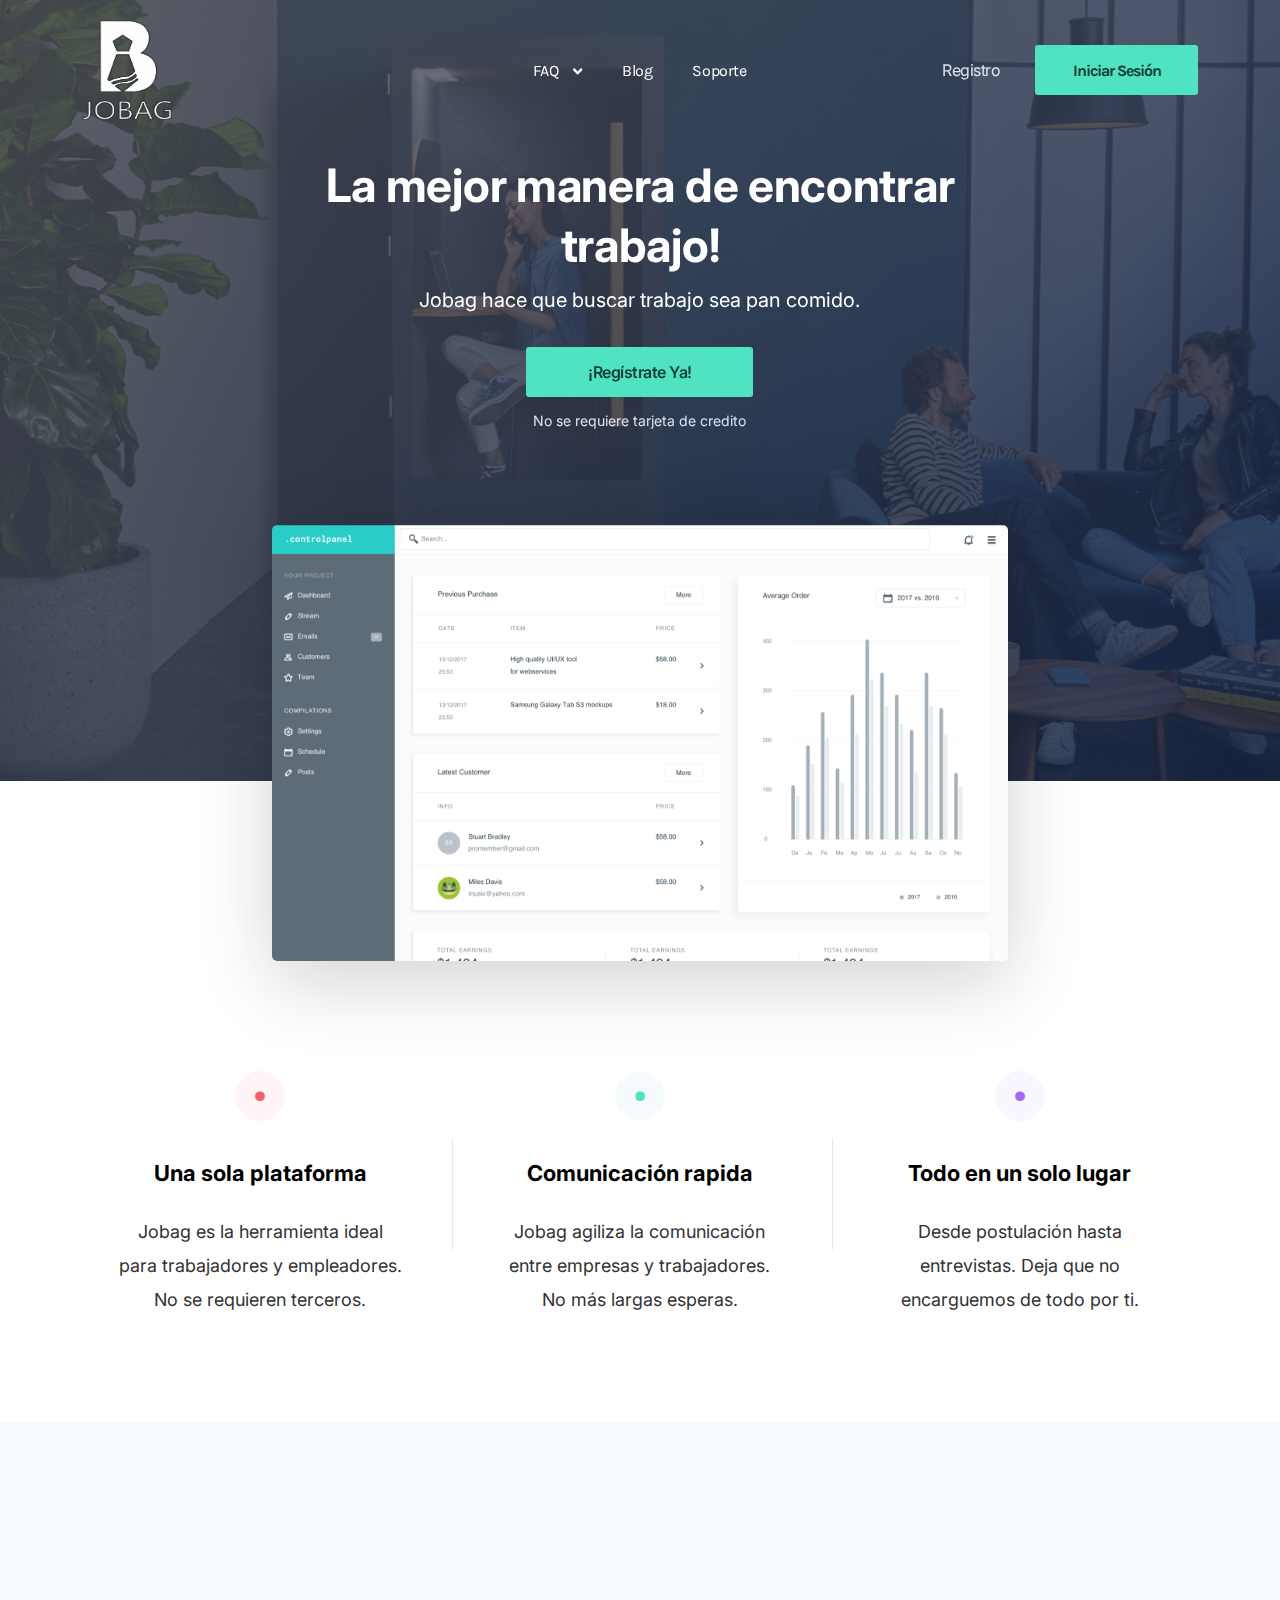
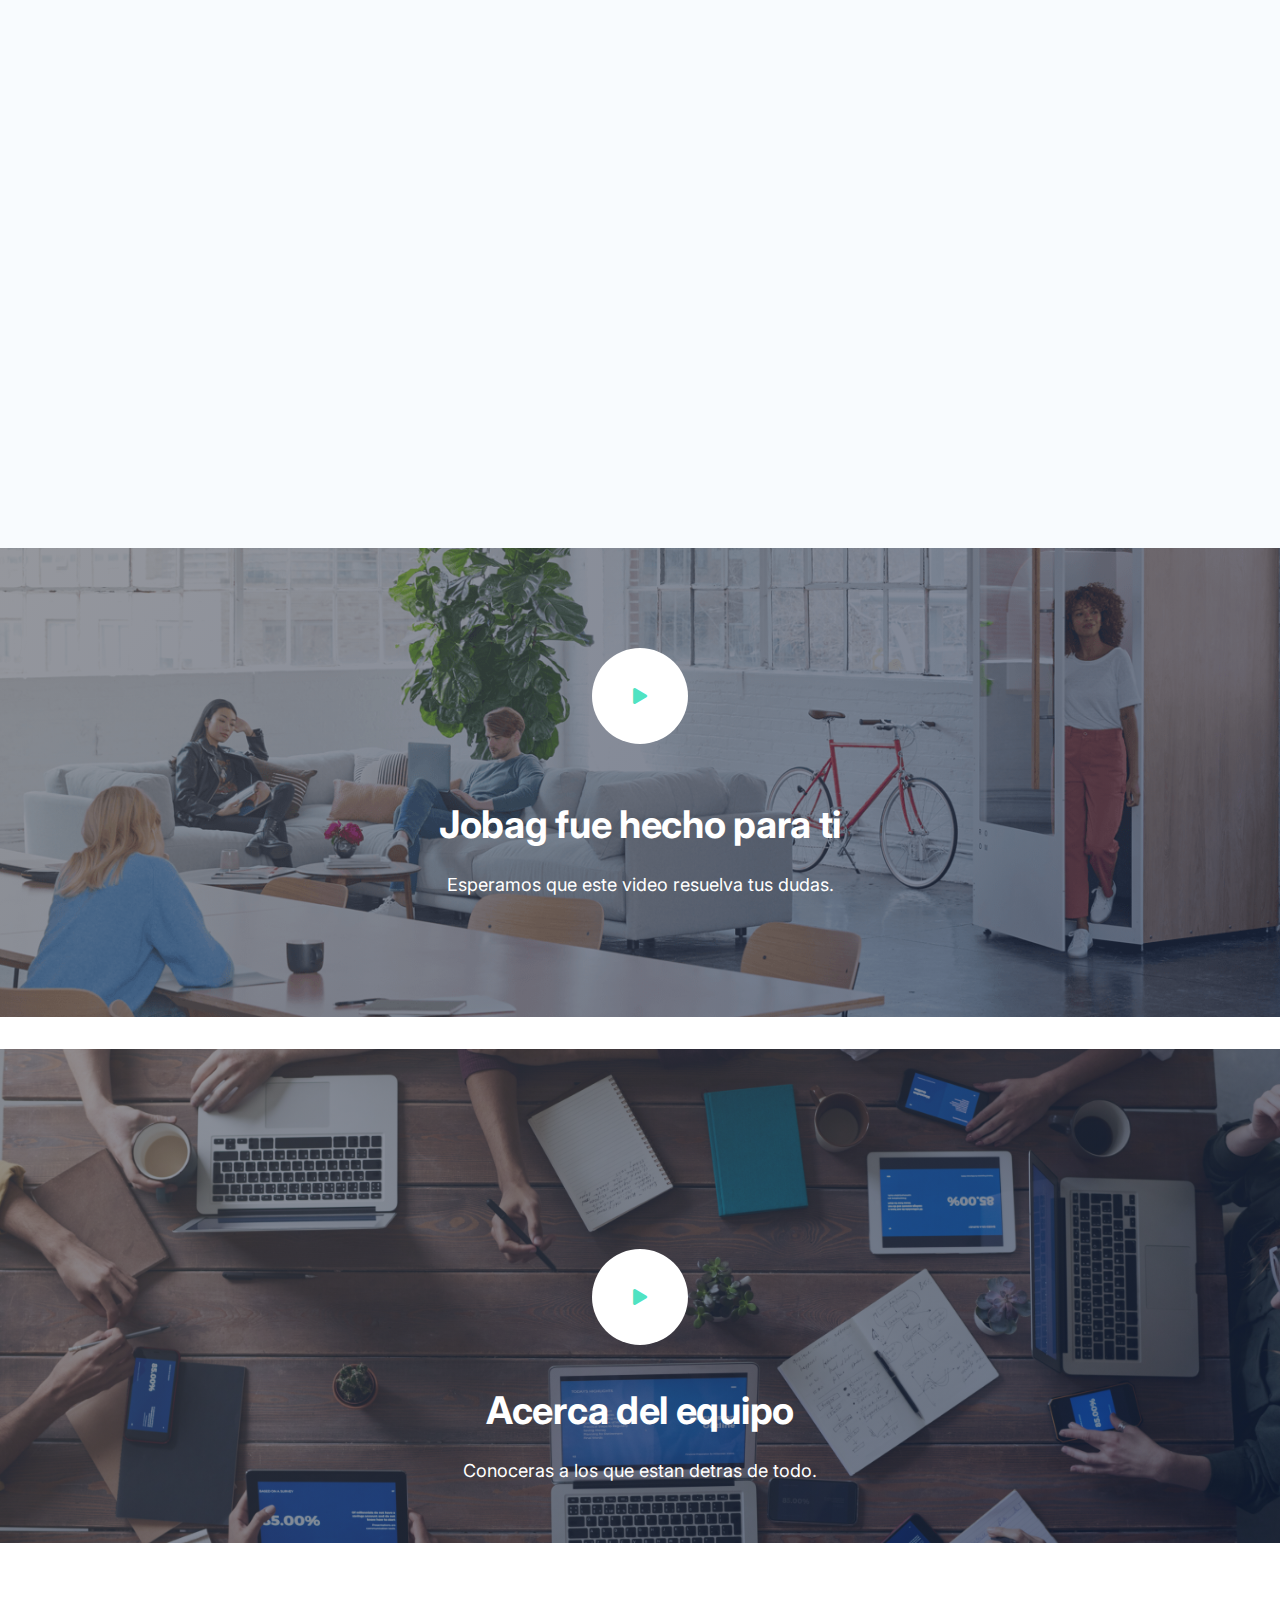
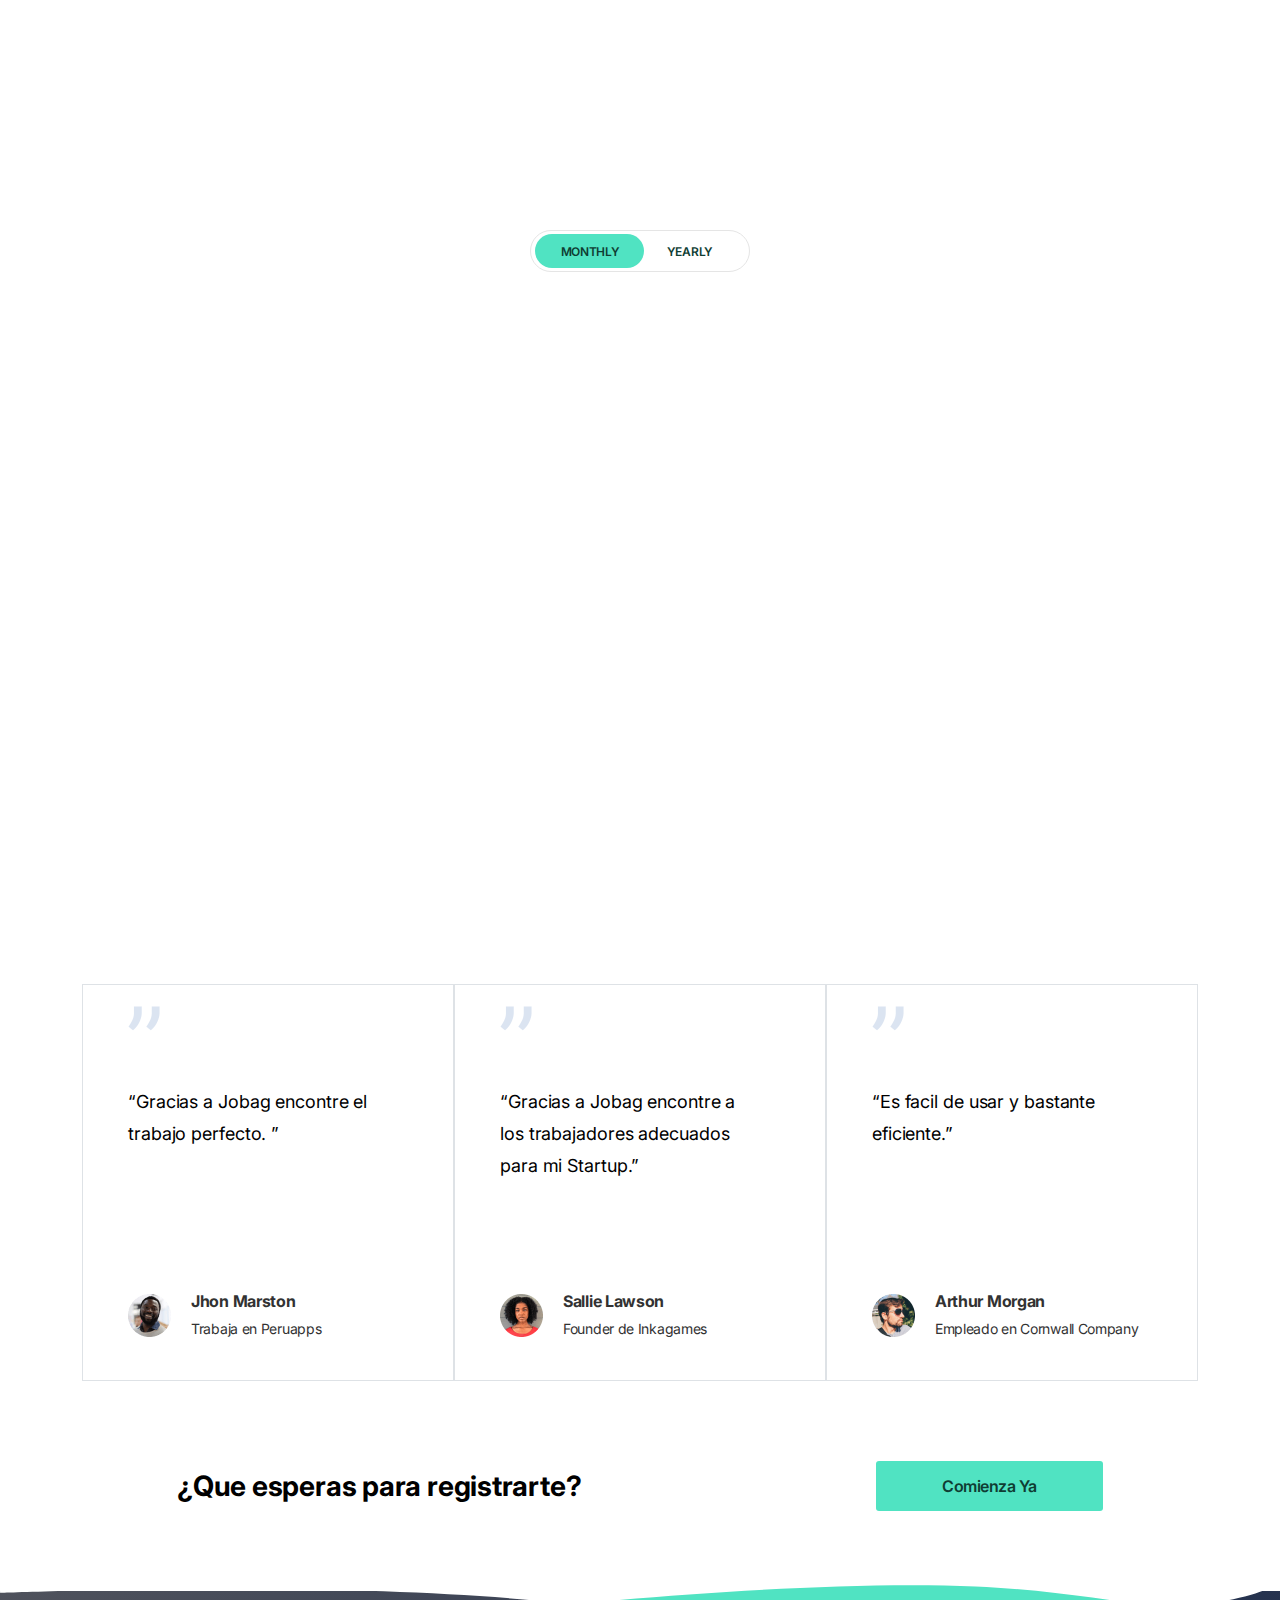
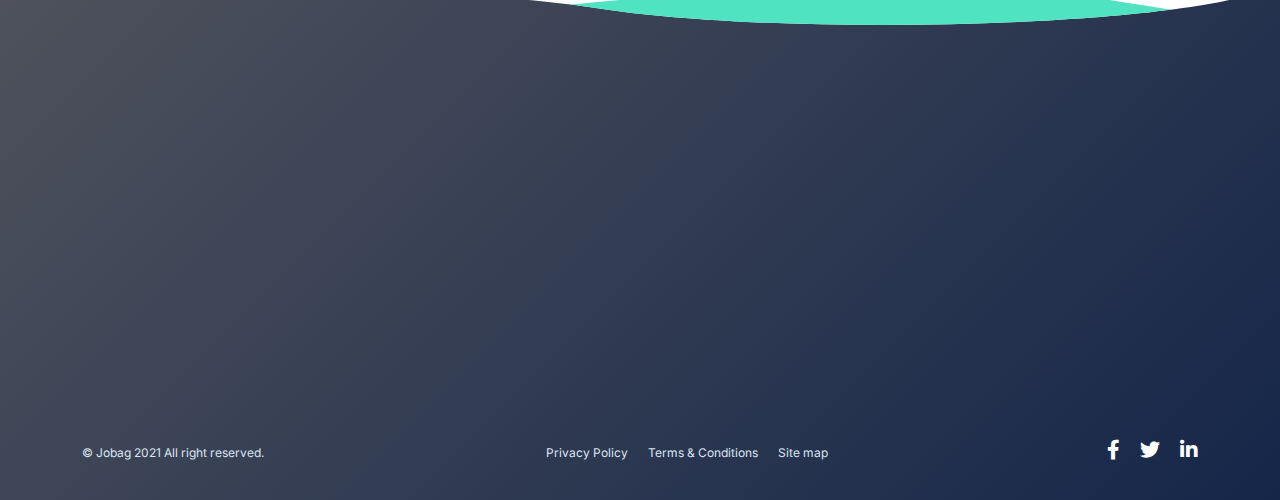
<file: index.html>
<!DOCTYPE html>
<html lang="en">

<head>
  <meta charset="UTF-8">
  <meta name="viewport" content="width=device-width, initial-scale=1.0">
  <meta http-equiv="X-UA-Compatible" content="ie=edge">
  <title>Jobag </title>
  <link rel="shortcut icon" href="image/favimg.png" type="image/x-icon">
  <!-- Bootstrap , fonts & icons  -->
  <link rel="stylesheet" href="./css/bootstrap.css">
  <link rel="stylesheet" href="./fonts/icon-font/css/style.css">
  <link rel="stylesheet" href="./fonts/typography-font/typo.css">
  <link rel="stylesheet" href="./fonts/fontawesome-5/css/all.css">
  <link href="https://fonts.googleapis.com/css2?family=Karla:wght@300;400;500;600;700;800&display=swap" rel="stylesheet">
  <link href="https://fonts.googleapis.com/css2?family=Gothic+A1:wght@400;500;700;900&display=swap" rel="stylesheet">
  <link href="https://fonts.googleapis.com/css2?family=Work+Sans:wght@400;500;600;700;800;900&display=swap" rel="stylesheet">
  <link href="https://fonts.googleapis.com/css2?family=Rubik:wght@400;500;600;700;800;900&display=swap" rel="stylesheet">
  <link href="https://fonts.googleapis.com/css2?family=Inter:wght@400;600;700;800;900&display=swap" rel="stylesheet">
  <link href="https://fonts.googleapis.com/css2?family=Nunito:wght@400;600;700;800;900&display=swap" rel="stylesheet">
  <!-- Plugin'stylesheets  -->
  <link rel="stylesheet" href="./plugins/aos/aos.min.css">
  <link rel="stylesheet" href="./plugins/fancybox/jquery.fancybox.min.css">
  <!-- Vendor stylesheets  -->
  <link rel="stylesheet" href="./css/main.css">
  <!-- Custom stylesheet -->
</head>

<body data-theme-mode-panel-active data-theme="light" style="font-family: 'Mazzard H';">
  <div class="site-wrapper overflow-hidden position-relative">
    <!-- Site Header -->
    <!-- Preloader -->
    <!-- <div id="loading">
    <div class="preloader">
     <img src="./image/preloader.gif" alt="preloader">
   </div>
   </div>    -->
    <!--Site Header Area -->
    <header class="site-header site-header--menu-center dark-mode-texts landing-17-menu  site-header--absolute site-header--sticky">
      <div class="container">
        <nav class="navbar site-navbar">
          <!-- Brand Logo-->
          <div class="brand-logo">
            <a href="#">
              <!-- light version logo (logo must be black)-->
              <img src="image/logo/LOGO-B.png" alt="" class="light-version-logo">
              <!-- Dark version logo (logo must be White)-->
              <img src="image/logo/LOGO-W.png" alt="" class="dark-version-logo">
            </a>
          </div>
          <div class="menu-block-wrapper">
            <div class="menu-overlay"></div>
            <nav class="menu-block" id="append-menu-header">
              <div class="mobile-menu-head">
                <div class="go-back">
                  <i class="fa fa-angle-left"></i>
                </div>
                <div class="current-menu-title"></div>
                <div class="mobile-menu-close">&times;</div>
              </div>
              <ul class="site-menu-main">
                <li class="nav-item nav-item-has-children">
                  <a href="#" class="nav-link-item drop-trigger">FAQ <i class="fas fa-angle-down"></i>
                  </a>
                  <ul class="sub-menu" id="submenu-9">
                    <li class="sub-menu--item">
                      <a href="#">Empleadores</a>
                    </li>
                    <li class="sub-menu--item">
                      <a href="#">Empleados</a>
                    </li>
                    <li class="sub-menu--item">
                      <a href="#quienessomos">¿Quienes somos?</a>
                    </li>
                    
                  </ul>
                </li>
                <li class="nav-item">
                  <a href="#" class="nav-link-item">Blog</a>
                </li>
                <li class="nav-item">
                  <a href="#testimonio" class="nav-link-item">Soporte</a>
                </li>
              </ul>
            </nav>
          </div>
          <div class="header-btns  header-btn-l-17 ms-auto d-none d-xs-inline-flex align-items-center">
            <a class="btn sign-in-btn focus-reset" href="#">
              Registro
            </a>
            <a class="start-trail-btn btn focus-reset" href="login\login.html">
              Iniciar Sesión
            </a>
          </div>
          <!-- mobile menu trigger -->
          <div class="mobile-menu-trigger">
            <span></span>
          </div>
          <!--/.Mobile Menu Hamburger Ends-->
        </nav>
      </div>
    </header>
    <!-- navbar- -->
    <!-- Hero Area -->
    <div class="hero-area-l-17 position-relative">
      <div class="container">
        <div class="row position-relative justify-content-center">
          <div class="col-xxl-6 col-xl-7 col-lg-8 col-md-11 order-lg-1 order-1" data-aos="fade-right" data-aos-duration="800" data-aos-once="true">
            <div class="content text-center">
              <h1>La mejor manera de encontrar trabajo!</h1>
              <p>Jobag hace que buscar trabajo sea pan comido.</p>
              <a href="#" class="btn">¡Regístrate Ya!</a>
              <span>No se requiere tarjeta de credito</span>
            </div>
          </div>
          <div class="col-xl-8 col-lg-9 order-lg-1 order-0">
            <div class="hero-area-image">
              <img src="image/l8/hero-img.png" alt="" class="w-100">
            </div>
          </div>
        </div>
      </div>
    </div>
    <!--Feature Area -->
    <div class="feature-area-l-17 position-relative">
      <div class="container">
        <div class="row feature-area-l-17-items justify-content-center text-center">
          <div class="col-lg-4 col-md-6 col-sm-9">
            <div class="single-features single-border position-relative">
              <div class="circle-dot-1">
                <i class="fas fa-circle"></i>
              </div>
              <h4>Una sola plataforma</h4>
              <p>Jobag es la herramienta ideal para trabajadores y empleadores. No se requieren terceros.
              </p>
            </div>
          </div>
          <div class="col-lg-4 col-md-6 col-sm-9">
            <div class="single-features single-border position-relative">
              <div class="circle-dot-2">
                <i class="fas fa-circle"></i>
              </div>
              <h4>Comunicación rapida</h4>
              <p>Jobag agiliza la comunicación entre empresas y trabajadores.
                No más largas esperas.
              </p>
            </div>
          </div>
          <div class="col-lg-4 col-md-6 col-sm-9">
            <div class="single-features">
              <div class="circle-dot-3">
                <i class="fas fa-circle"></i>
              </div>
              <h4>Todo en un solo lugar</h4>
              <p>Desde postulación hasta entrevistas. Deja que no encarguemos de todo por ti.</p>
            </div>
          </div>
        </div>
      </div>
    </div>
    <!--Content Area 1-->
    <div class="content-area-l-17-1">
      <div class="container">
        <div class="row align-items-center justify-content-center">
          <div class="col-xl-10 col-lg-12">
            <div class="row align-items-center justify-content-center">
              <div class="col-lg-6 col-md-8" data-aos="fade-right" data-aos-duration="800" data-aos-once="true">
                <div class="content-img position-relative">
                  <div class="image-1">
                    <img src="image/l8/content-image-1.png" alt="">
                  </div>
                  <div class="image-2">
                    <img src="image/l8/content-image-2.png" alt="">
                  </div>
                </div>
              </div>
              <div class="offset-xxl-1 col-xxl-5 col-xl-6 col-lg-6 col-md-8" data-aos="fade-left" data-aos-duration="800" data-aos-once="true">
                <div class="content section-heading-11">
                  <h2> Todo lo que necesitas y más.</h2>
                  <p>Jobag te ofrece todas las herramientas necesarias para conectar empleadores con trabajadores. No te angusties, nosotros nos encargamos de todo.</p>
                  <a href="#" class="btn focus-reset">¡Comienza ya!</a>
                </div>
              </div>
            </div>
          </div>
        </div>
      </div>
    </div>
    <!--Content Area 2-->
    
    <!--Video Area-->
    <a id="quienessomos"> </a>
    <div class="video-area-l-17">
     
      <div class="container">
        <div class="row justify-content-center">
          <div class="col-xxl-7 col-xl-8 col-lg-9 col-md-12">
            <div class="video-content text-center">
              <a data-fancybox="" href="https://www.youtube.com/embed/vidRKUnKrV0"><i
              class="fas fa-play font-size-7"></i></a>
              <h2>Jobag fue hecho para ti</h2>
              <p>Esperamos que este video resuelva tus dudas.</p>
            </div>
          </div>
        </div>
      </div>
    </div>
    <pre></pre>
    <pre></pre>
    <a id="team"></a>
    <div class="video-area-l-18">
     
      <div class="container">
        <div class="row justify-content-center">
          <div class="col-xxl-7 col-xl-8 col-lg-9 col-md-12">
            <div class="video-content text-center">
              <a data-fancybox="" href="https://www.youtube.com/embed/NQCf-9nrNRQ"><i
              class="fas fa-play font-size-7"></i></a>
              <h2>Acerca del equipo</h2>
              <p>Conoceras a los que estan detras de todo.</p>
            </div>
          </div>
        </div>
      </div>
    </div>
    <!--Pricing Area-->
    <div class="pricing-area-l-17 position-relative overflow-hidden">
      <div class="container">
        <div class="row justify-content-center">
          <div class="col-12 col-lg-8 text-center" data-aos="fade-down" data-aos-duration="800" data-aos-once="true">
            <div class="content section-heading-11">
              <h2>Elige un plan para empezar</h2>
              <p>No te angusties, puedes cambiar de plan cuando quieras.</p>
            </div>
          </div>
        </div>
        <div class="row justify-content-center" id="table-price-value" data-pricing-dynamic data-value-active="monthly">
          <div class="col-md-12 pricing-main-area-l-17 text-center">
            <div class="toggle-btn d-inline-block  justify-content-center">
              <a class="btn-toggle btn-toggle-2 d-flex price-deck-trigger" data-pricing-trigger data-target="#table-price-value" href="javascript:">
                <span class="round"></span>
              </a>
            </div>
          </div>
          <div class="col-xl-4 col-lg-5 col-md-6 col-sm-8">
            <div class="single-price" data-aos="fade-right" data-aos-duration="800" data-aos-once="true">
              <div class="price-top justify-content-between">
                <span>Basic</span>
              </div>
              <div class="main-price">
                <div class="price d-flex position-relative ">
                  <span class="d-inline-block dynamic-value">$</span>
                  <h2 class="d-inline-block dynamic-value" data-active="15" data-monthly="0" data-yearly="0"><span
                  class="dynamic-value" data-active="/ month" data-monthly="/ month" data-yearly="/year"></span></h2>
                </div>
              </div>
              <p>Todo lo que necesitas para empezar</p>
              <div class="price-body pt-8">
                <ul class="pricing-list list-unstyled">
                  <li> <i class="icon icon-check-2-2"></i> Unlimited Blocks</li>
                  <li> <i class="icon icon-check-2-2"></i> 5GB Clould Storages</li>
                  <li><del> <i class="icon icon-check-2-2"></i> Custom Domain Names</del></li>
                  <li><del> <i class="icon icon-check-2-2"></i>Unlimited Emails</del></li>
                </ul>
              </div>
              <div class="price-btn">
                <a class="btn" href="#">Empieza Ya</a>
                <p>No credit card required</p>
              </div>
            </div>
          </div>
          
          
          <div class="col-xl-4 col-lg-5 col-md-6 col-sm-8">
            <div class="single-price popular-pricing popular-pricing-3 position-relative" data-aos="fade-up" data-aos-duration="800" data-aos-once="true">
              <div class="price-top justify-content-between">
                <span>Pro</span>
              </div>
              <div class="main-price">
                <div class="price d-flex position-relative">
                  <span class="d-inline-block dynamic-value ">$</span>
                  <h2 class="d-inline-block dynamic-value" data-active="15" data-monthly="5" data-yearly="50"> <span
                  class="dynamic-value" data-active="/  month" data-monthly="/ month" data-yearly="/year"></span></h2>
                </div>
              </div>
              <p>Para los que desean mucho mas</p>
              <div class="price-body">
                <ul class="pricing-list list-unstyled">
                  <li> <i class="icon icon-check-2-2"></i> Unlimited Blocks</li>
                  <li> <i class="icon icon-check-2-2"></i> 5GB Clould Storages</li>
                  <li> <i class="icon icon-check-2-2"></i> Custom Domain Names</li>
                  <li> <i class="icon icon-check-2-2"></i>Unlimited Emails</li>
                </ul>
              </div>
              <div class="price-btn">
                <a class="btn" href="#">Empieza Ya</a>
                <p>No credit card required</p>
              </div>
            </div>
          </div>
        </div>
      </div>
    </div>
   
    <!--Testimonial Area-->
    <a id="testimonio"> </a>
    <div class="testimonial-area-l-17">
      
      <div class="container">
        <div class="row justify-content-center no-gutters border-collapse-1">
          <div class="col-lg-4 col-md-6 col-sm-9 p-0">
            <div class="testimonial-card border h-100">
              <img src="image/l8/quote.png" alt="">
              <p>
                “Gracias a Jobag encontre el trabajo perfecto. ”
              </p>
              <div class="d-flex align-items-center">
                <div class="customer-img mr-4">
                  <img src="image/l8/client-img-1.png" alt="">
                </div>
                <div class="user-identity">
                  <h5>Jhon Marston</h5>
                  <span>Trabaja en Peruapps</span>
                </div>
              </div>
            </div>
          </div>
          <div class="col-lg-4 col-md-6 col-sm-9 p-0">
            <div class="testimonial-card border h-100">
              <img src="image/l8/quote.png" alt="" class="mb-12">
              <p>
                “Gracias a Jobag encontre a los trabajadores adecuados para mi Startup.”
              </p>
              <div class="d-flex align-items-center">
                <div class="customer-img">
                  <img src="image/l8/client-img-2.png" alt="">
                </div>
                <div class="user-identity">
                  <h5>Sallie Lawson</h5>
                  <span>Founder de Inkagames</span>
                </div>
              </div>
            </div>
          </div>
          <div class="col-lg-4 col-md-6 col-sm-9 p-0">
            <div class="testimonial-card border h-100">
              <img src="image/l8/quote.png" alt="" class="mb-12">
              <p>
                “Es facil de usar y bastante eficiente.”
              </p>
              <div class="d-flex align-items-center">
                <div class="customer-img mr-4">
                  <img src="image/l8/client-img-3.png" alt="">
                </div>
                <div class="user-identity">
                  <h5>Arthur Morgan</h5>
                  <span>Empleado en Cornwall Company</span>
                </div>
              </div>
            </div>
          </div>
        </div>
      </div>
    </div>
    <!--CTA Area-->
    <div class="cta-area-l-17">
      <div class="container">
        <div class="row justify-content-center">
          <div class="col-lg-10">
            <div class="d-md-flex justify-content-between text-align-lg-start text-center align-items-center">
              <h2>¿Que esperas para registrarte?</h2>
              <a href="#" class="btn"> Comienza Ya</a>
            </div>
          </div>
        </div>
      </div>
    </div>
    <!--Footer Area-->
    <footer class="footer-area-l-17 position-relative">
      <div class="footer-shape">
        <img src="image/l8/footer-shape.svg" alt="">
      </div>
      <div class="container pt-lg-23 pt-15 pb-12">
        <div class="row footer-area-l-17-items justify-content-between" data-aos="fade-left" data-aos-duration="800" data-aos-once="true">
          <div class="col">
            <div class="footer-widget widget2">
              <p class="widget-title">Store</p>
              <ul class="widget-links pl-0 list-unstyled ">
                <li><a href="">Catalog</a></li>
                <li><a href="">Popular</a></li>
                <li><a href="">Features</a></li>
                <li><a href="">F.a.q.</a></li>
              </ul>
            </div>
          </div>
          <div class="col">
            <div class="footer-widget widget3">
              <p class="widget-title">About</p>
              <ul class="widget-links pl-0 list-unstyled ">
                <li><a href="">Catalog</a></li>
                <li><a href="">Popular</a></li>
                <li><a href="">Features</a></li>
              </ul>
            </div>
          </div>
          <div class="col">
            <div class="footer-widget widget4">
              <p class="widget-title">Policy</p>
              <ul class="widget-links pl-0 list-unstyled ">
                <li><a href="">Catalog</a></li>
                <li><a href="">Popular</a></li>
                <li><a href="">Features</a></li>
              </ul>
            </div>
          </div>
          <div class="col">
            <div class="footer-widget widget4">
              <p class="widget-title">Team</p>
              <ul class="widget-links pl-0 list-unstyled ">
                <li><a href="">Catalog</a></li>
                <li><a href="">Popular</a></li>
                <li><a href="">Features</a></li>
              </ul>
            </div>
          </div>
          <div class="col">
            <div class="footer-widget widget4">
              <p class="widget-title">Support</p>
              <ul class="widget-links pl-0 list-unstyled ">
                <li><a href="">Catalog</a></li>
                <li><a href="">Popular</a></li>
                <li><a href="">Features</a></li>
              </ul>
            </div>
          </div>
        </div>
      </div>
      <!-- footer-bottom start -->
      <div class="copyright-area-l-17 text-center text-md-start">
        <div class="container">
          <div class="row align-items-center">
            <div class="col-lg-4 col-md-4">
              <div class="copyright">
                <p> &copy; Jobag 2021 All right reserved. </p>
              </div>
            </div>
            <div class="col-lg-5 col-md-6">
              <div class="footer-menu">
                <ul class="list-unstyled d-flex flex-wrap justify-content-center">
                  <li><a href="#">Privacy Policy</a></li>
                  <li> <a href="#features">Terms & Conditions</a> </li>
                  <li><a href="#features"> Site map</a></li>
                </ul>
              </div>
            </div>
            <div class="col-lg-3 col-md-2">
              <div class="social-icons text-md-end">
                <ul class="pl-0 list-unstyled">
                  <li class="d-inline-block"><a href="#"><i class="fab fa-facebook-f"></i></a></li>
                  <li class="d-inline-block"><a href="#"><i class="fab fa-twitter"></i></a></li>
                  <li class="d-inline-block"><a href="#"><i class="fab fa-linkedin-in"></i></a></li>
                </ul>
              </div>
            </div>
          </div>
        </div>
      </div>
    </footer>
  </div>
  <!-- Vendor Scripts -->
  <script src="js/vendor.min.js"></script>
  <!-- Plugin's Scripts -->
  <script src="./plugins/fancybox/jquery.fancybox.min.js"></script>
  <script src="./plugins/aos/aos.min.js"></script>
  <script src="./plugins/menu/menu.js"></script>
  <!-- Activation Script -->
  <script src="js/custom.js"></script>
</body>

</html>
</file>
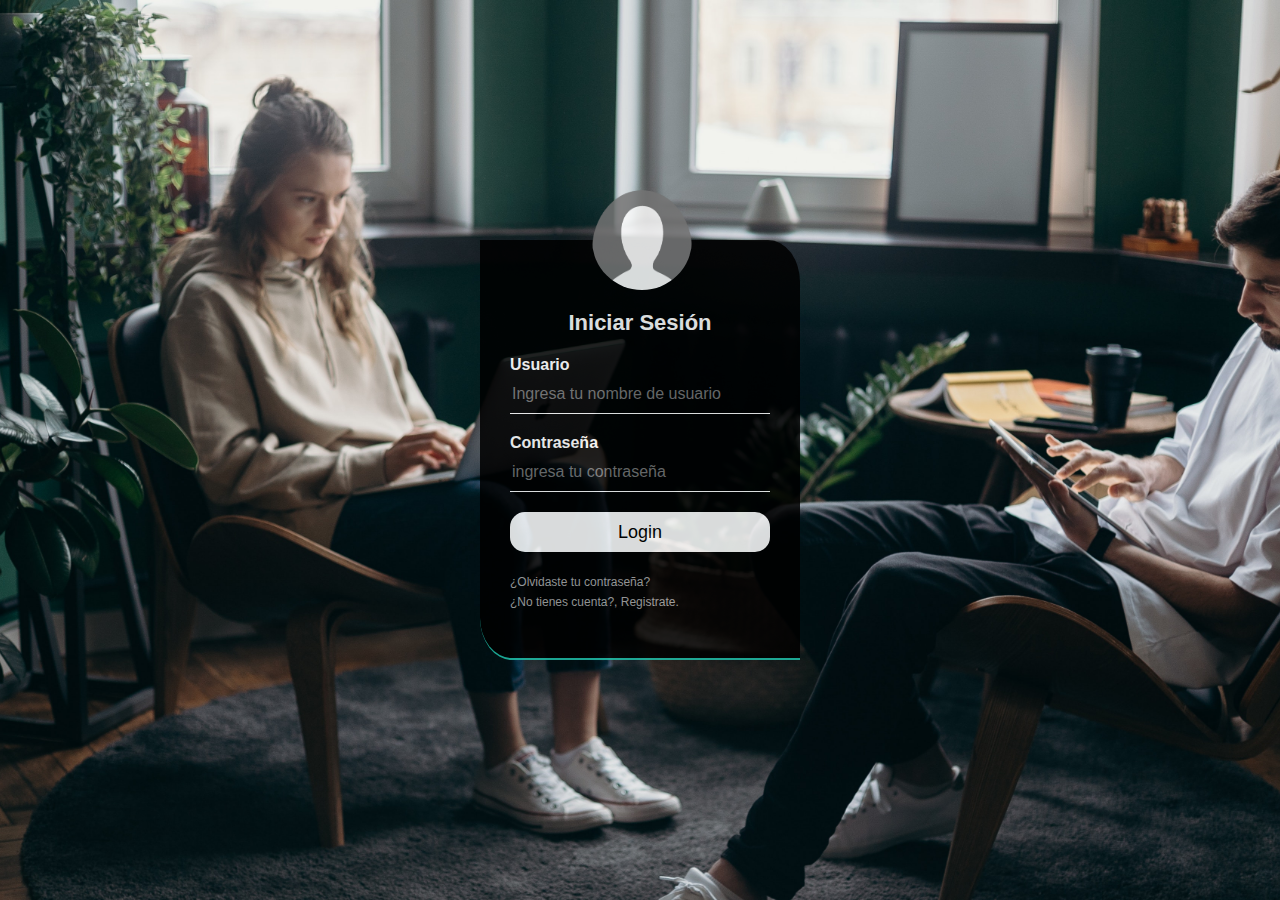
<file: login/login.html>
<html>
    <head>
        <title>Login</title>
            <link rel="stylesheet" type="text/css" href="loginstyle.css"> 
        <body>
           <div class="loginbox">
           <img src="form/icon.png" class="avatar">
            <h1>Iniciar Sesión </h1>
            <form>
                <p>Usuario</p>
                <input type="text" name="" placeholder="Ingresa tu nombre de usuario">
                <p>Contraseña</p>
                <input type="password" name="" placeholder="ingresa tu contraseña">
                <input type="submit" name="" value="Login">
                <a href="#">¿Olvidaste tu contraseña?</a><br>
                <a href="#">¿No tienes cuenta?, Registrate.</a><br>
            </form>
           </div>
           
        </body>
    </head>
</html>
</file>
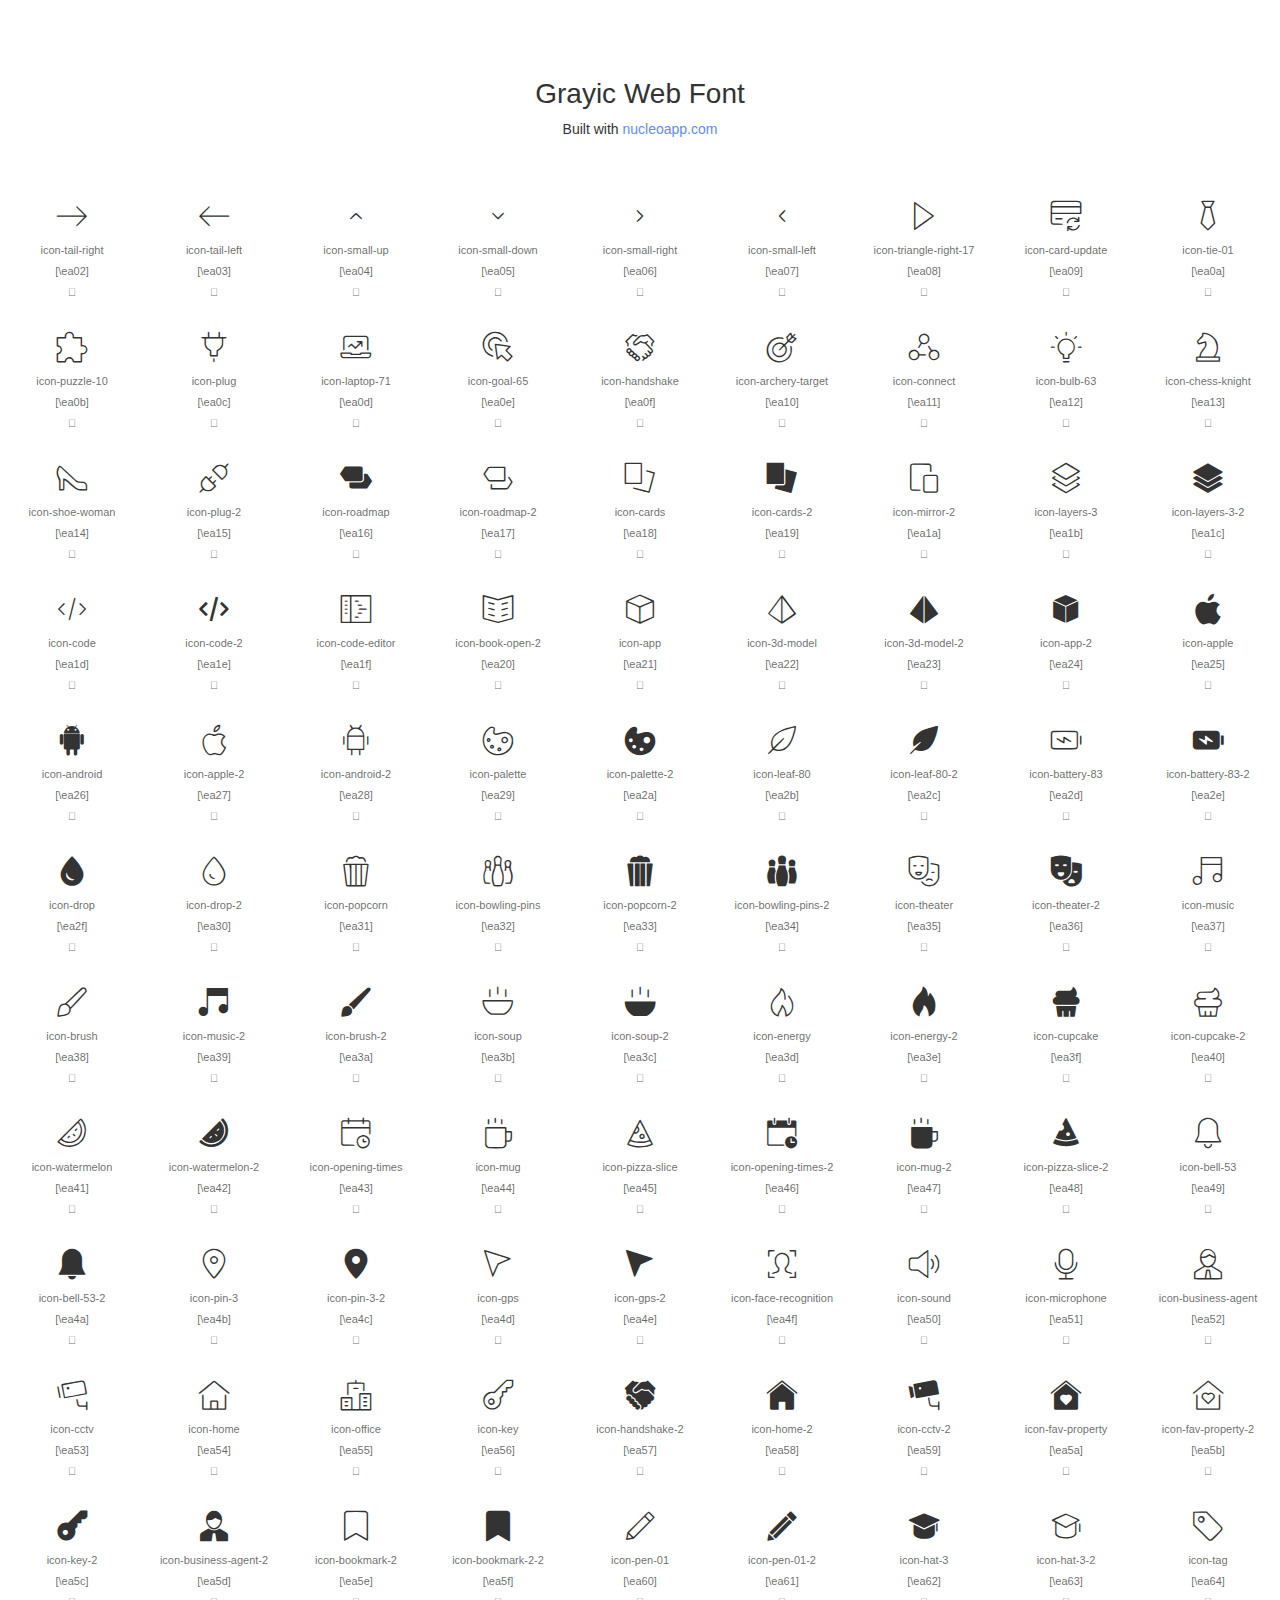
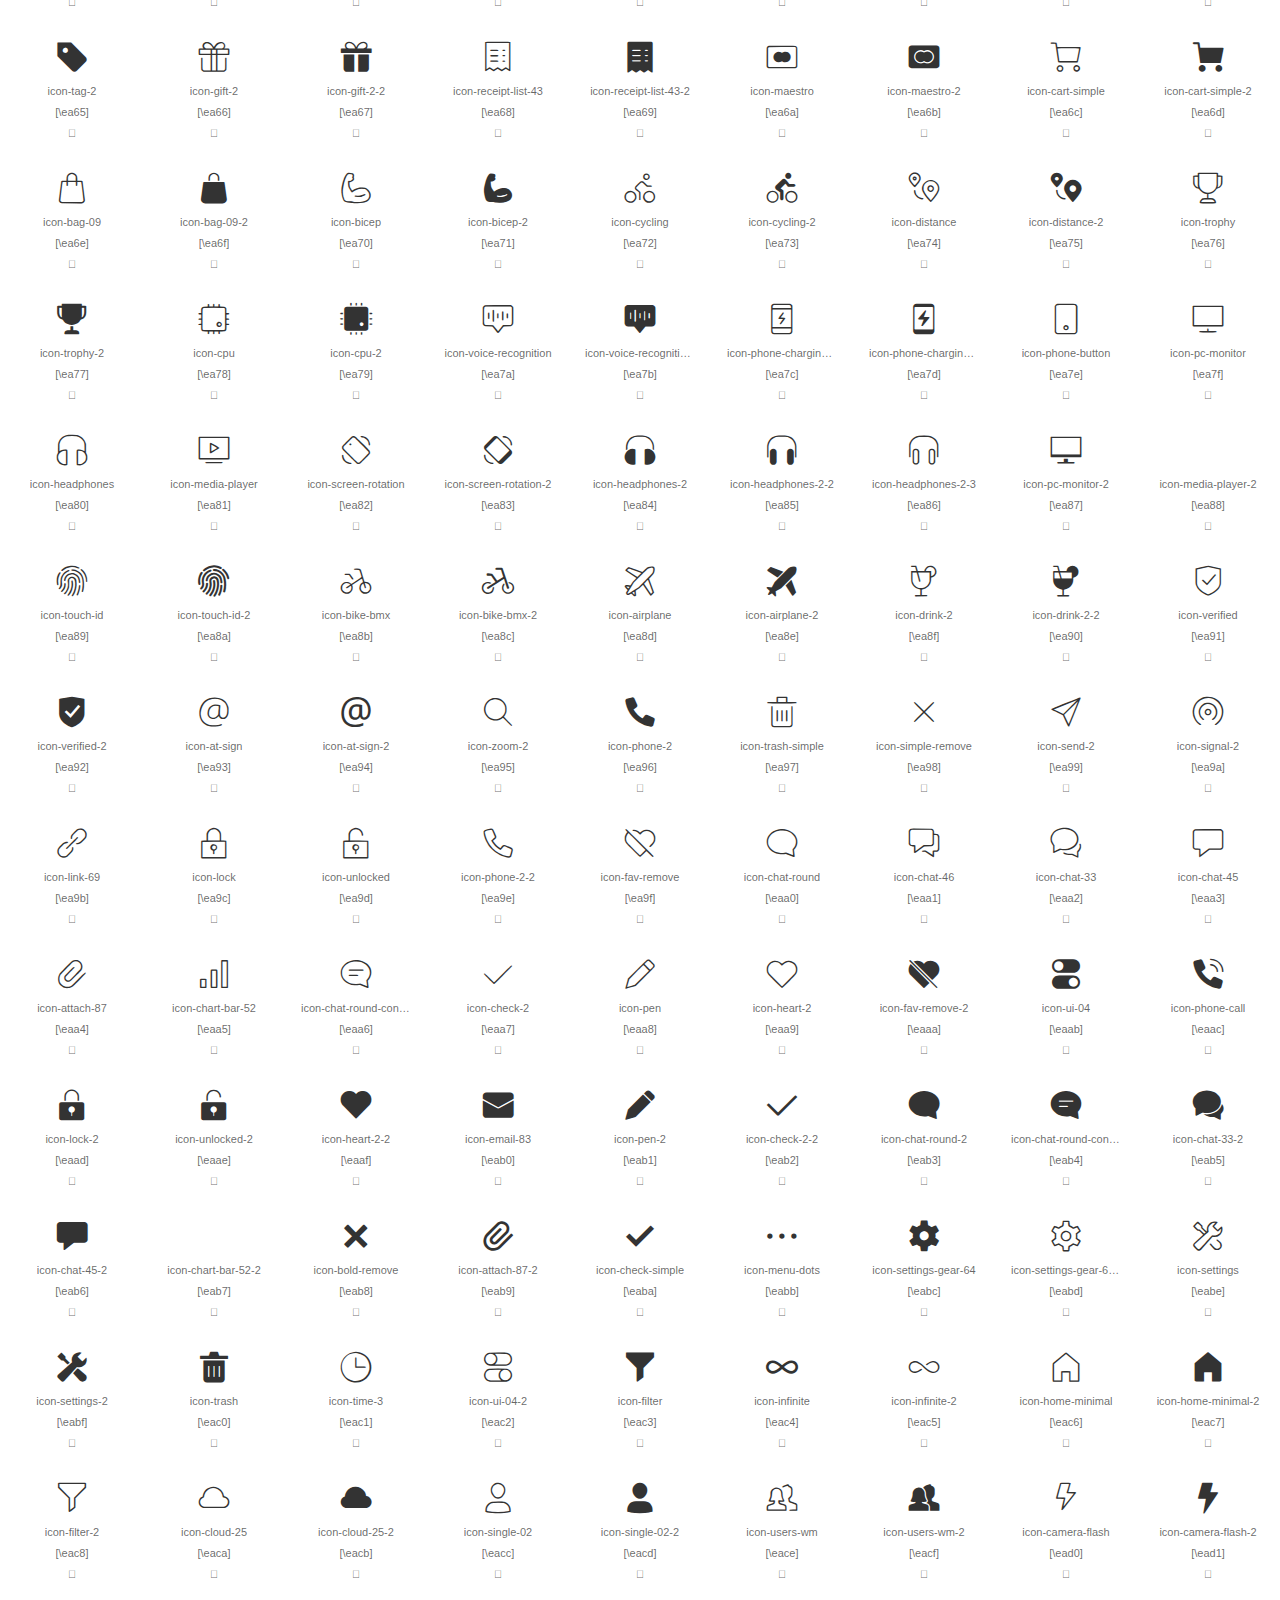
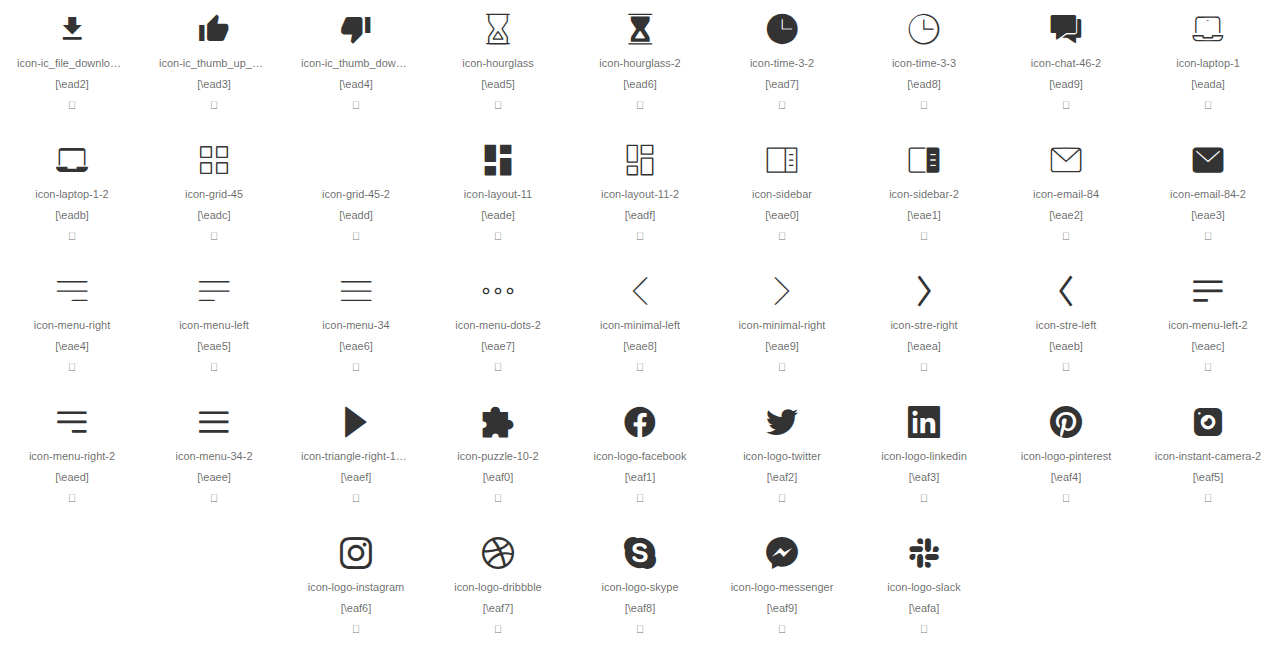
<file: fonts/icon-font/demo.html>
<!doctype html>
<html lang="en">
<head>
	<meta charset="UTF-8">
	<meta name="viewport" content="width=device-width, initial-scale=1">
	<link rel="stylesheet" href="demo/css/reset.css"> <!-- CSS reset -->
	<link rel="stylesheet" href="demo/css/style.css">
	<link rel="shortcut icon" href="demo/favicon.ico">
	<title>Grayic Web Font</title>
</head>
<body>
	<header>
		<h1>Grayic Web Font</h1>
		<p>Built with <a href="https://nucleoapp.com">nucleoapp.com</a></p>
	</header>

	<div id="icons-wrapper">
		<section>
			<ul>
                
                    <li>
                        <i class="icon icon-tail-right"></i>
                        <p>icon-tail-right</p>
                    </li>
                
                    <li>
                        <i class="icon icon-tail-left"></i>
                        <p>icon-tail-left</p>
                    </li>
                
                    <li>
                        <i class="icon icon-small-up"></i>
                        <p>icon-small-up</p>
                    </li>
                
                    <li>
                        <i class="icon icon-small-down"></i>
                        <p>icon-small-down</p>
                    </li>
                
                    <li>
                        <i class="icon icon-small-right"></i>
                        <p>icon-small-right</p>
                    </li>
                
                    <li>
                        <i class="icon icon-small-left"></i>
                        <p>icon-small-left</p>
                    </li>
                
                    <li>
                        <i class="icon icon-triangle-right-17"></i>
                        <p>icon-triangle-right-17</p>
                    </li>
                
                    <li>
                        <i class="icon icon-card-update"></i>
                        <p>icon-card-update</p>
                    </li>
                
                    <li>
                        <i class="icon icon-tie-01"></i>
                        <p>icon-tie-01</p>
                    </li>
                
                    <li>
                        <i class="icon icon-puzzle-10"></i>
                        <p>icon-puzzle-10</p>
                    </li>
                
                    <li>
                        <i class="icon icon-plug"></i>
                        <p>icon-plug</p>
                    </li>
                
                    <li>
                        <i class="icon icon-laptop-71"></i>
                        <p>icon-laptop-71</p>
                    </li>
                
                    <li>
                        <i class="icon icon-goal-65"></i>
                        <p>icon-goal-65</p>
                    </li>
                
                    <li>
                        <i class="icon icon-handshake"></i>
                        <p>icon-handshake</p>
                    </li>
                
                    <li>
                        <i class="icon icon-archery-target"></i>
                        <p>icon-archery-target</p>
                    </li>
                
                    <li>
                        <i class="icon icon-connect"></i>
                        <p>icon-connect</p>
                    </li>
                
                    <li>
                        <i class="icon icon-bulb-63"></i>
                        <p>icon-bulb-63</p>
                    </li>
                
                    <li>
                        <i class="icon icon-chess-knight"></i>
                        <p>icon-chess-knight</p>
                    </li>
                
                    <li>
                        <i class="icon icon-shoe-woman"></i>
                        <p>icon-shoe-woman</p>
                    </li>
                
                    <li>
                        <i class="icon icon-plug-2"></i>
                        <p>icon-plug-2</p>
                    </li>
                
                    <li>
                        <i class="icon icon-roadmap"></i>
                        <p>icon-roadmap</p>
                    </li>
                
                    <li>
                        <i class="icon icon-roadmap-2"></i>
                        <p>icon-roadmap-2</p>
                    </li>
                
                    <li>
                        <i class="icon icon-cards"></i>
                        <p>icon-cards</p>
                    </li>
                
                    <li>
                        <i class="icon icon-cards-2"></i>
                        <p>icon-cards-2</p>
                    </li>
                
                    <li>
                        <i class="icon icon-mirror-2"></i>
                        <p>icon-mirror-2</p>
                    </li>
                
                    <li>
                        <i class="icon icon-layers-3"></i>
                        <p>icon-layers-3</p>
                    </li>
                
                    <li>
                        <i class="icon icon-layers-3-2"></i>
                        <p>icon-layers-3-2</p>
                    </li>
                
                    <li>
                        <i class="icon icon-code"></i>
                        <p>icon-code</p>
                    </li>
                
                    <li>
                        <i class="icon icon-code-2"></i>
                        <p>icon-code-2</p>
                    </li>
                
                    <li>
                        <i class="icon icon-code-editor"></i>
                        <p>icon-code-editor</p>
                    </li>
                
                    <li>
                        <i class="icon icon-book-open-2"></i>
                        <p>icon-book-open-2</p>
                    </li>
                
                    <li>
                        <i class="icon icon-app"></i>
                        <p>icon-app</p>
                    </li>
                
                    <li>
                        <i class="icon icon-3d-model"></i>
                        <p>icon-3d-model</p>
                    </li>
                
                    <li>
                        <i class="icon icon-3d-model-2"></i>
                        <p>icon-3d-model-2</p>
                    </li>
                
                    <li>
                        <i class="icon icon-app-2"></i>
                        <p>icon-app-2</p>
                    </li>
                
                    <li>
                        <i class="icon icon-apple"></i>
                        <p>icon-apple</p>
                    </li>
                
                    <li>
                        <i class="icon icon-android"></i>
                        <p>icon-android</p>
                    </li>
                
                    <li>
                        <i class="icon icon-apple-2"></i>
                        <p>icon-apple-2</p>
                    </li>
                
                    <li>
                        <i class="icon icon-android-2"></i>
                        <p>icon-android-2</p>
                    </li>
                
                    <li>
                        <i class="icon icon-palette"></i>
                        <p>icon-palette</p>
                    </li>
                
                    <li>
                        <i class="icon icon-palette-2"></i>
                        <p>icon-palette-2</p>
                    </li>
                
                    <li>
                        <i class="icon icon-leaf-80"></i>
                        <p>icon-leaf-80</p>
                    </li>
                
                    <li>
                        <i class="icon icon-leaf-80-2"></i>
                        <p>icon-leaf-80-2</p>
                    </li>
                
                    <li>
                        <i class="icon icon-battery-83"></i>
                        <p>icon-battery-83</p>
                    </li>
                
                    <li>
                        <i class="icon icon-battery-83-2"></i>
                        <p>icon-battery-83-2</p>
                    </li>
                
                    <li>
                        <i class="icon icon-drop"></i>
                        <p>icon-drop</p>
                    </li>
                
                    <li>
                        <i class="icon icon-drop-2"></i>
                        <p>icon-drop-2</p>
                    </li>
                
                    <li>
                        <i class="icon icon-popcorn"></i>
                        <p>icon-popcorn</p>
                    </li>
                
                    <li>
                        <i class="icon icon-bowling-pins"></i>
                        <p>icon-bowling-pins</p>
                    </li>
                
                    <li>
                        <i class="icon icon-popcorn-2"></i>
                        <p>icon-popcorn-2</p>
                    </li>
                
                    <li>
                        <i class="icon icon-bowling-pins-2"></i>
                        <p>icon-bowling-pins-2</p>
                    </li>
                
                    <li>
                        <i class="icon icon-theater"></i>
                        <p>icon-theater</p>
                    </li>
                
                    <li>
                        <i class="icon icon-theater-2"></i>
                        <p>icon-theater-2</p>
                    </li>
                
                    <li>
                        <i class="icon icon-music"></i>
                        <p>icon-music</p>
                    </li>
                
                    <li>
                        <i class="icon icon-brush"></i>
                        <p>icon-brush</p>
                    </li>
                
                    <li>
                        <i class="icon icon-music-2"></i>
                        <p>icon-music-2</p>
                    </li>
                
                    <li>
                        <i class="icon icon-brush-2"></i>
                        <p>icon-brush-2</p>
                    </li>
                
                    <li>
                        <i class="icon icon-soup"></i>
                        <p>icon-soup</p>
                    </li>
                
                    <li>
                        <i class="icon icon-soup-2"></i>
                        <p>icon-soup-2</p>
                    </li>
                
                    <li>
                        <i class="icon icon-energy"></i>
                        <p>icon-energy</p>
                    </li>
                
                    <li>
                        <i class="icon icon-energy-2"></i>
                        <p>icon-energy-2</p>
                    </li>
                
                    <li>
                        <i class="icon icon-cupcake"></i>
                        <p>icon-cupcake</p>
                    </li>
                
                    <li>
                        <i class="icon icon-cupcake-2"></i>
                        <p>icon-cupcake-2</p>
                    </li>
                
                    <li>
                        <i class="icon icon-watermelon"></i>
                        <p>icon-watermelon</p>
                    </li>
                
                    <li>
                        <i class="icon icon-watermelon-2"></i>
                        <p>icon-watermelon-2</p>
                    </li>
                
                    <li>
                        <i class="icon icon-opening-times"></i>
                        <p>icon-opening-times</p>
                    </li>
                
                    <li>
                        <i class="icon icon-mug"></i>
                        <p>icon-mug</p>
                    </li>
                
                    <li>
                        <i class="icon icon-pizza-slice"></i>
                        <p>icon-pizza-slice</p>
                    </li>
                
                    <li>
                        <i class="icon icon-opening-times-2"></i>
                        <p>icon-opening-times-2</p>
                    </li>
                
                    <li>
                        <i class="icon icon-mug-2"></i>
                        <p>icon-mug-2</p>
                    </li>
                
                    <li>
                        <i class="icon icon-pizza-slice-2"></i>
                        <p>icon-pizza-slice-2</p>
                    </li>
                
                    <li>
                        <i class="icon icon-bell-53"></i>
                        <p>icon-bell-53</p>
                    </li>
                
                    <li>
                        <i class="icon icon-bell-53-2"></i>
                        <p>icon-bell-53-2</p>
                    </li>
                
                    <li>
                        <i class="icon icon-pin-3"></i>
                        <p>icon-pin-3</p>
                    </li>
                
                    <li>
                        <i class="icon icon-pin-3-2"></i>
                        <p>icon-pin-3-2</p>
                    </li>
                
                    <li>
                        <i class="icon icon-gps"></i>
                        <p>icon-gps</p>
                    </li>
                
                    <li>
                        <i class="icon icon-gps-2"></i>
                        <p>icon-gps-2</p>
                    </li>
                
                    <li>
                        <i class="icon icon-face-recognition"></i>
                        <p>icon-face-recognition</p>
                    </li>
                
                    <li>
                        <i class="icon icon-sound"></i>
                        <p>icon-sound</p>
                    </li>
                
                    <li>
                        <i class="icon icon-microphone"></i>
                        <p>icon-microphone</p>
                    </li>
                
                    <li>
                        <i class="icon icon-business-agent"></i>
                        <p>icon-business-agent</p>
                    </li>
                
                    <li>
                        <i class="icon icon-cctv"></i>
                        <p>icon-cctv</p>
                    </li>
                
                    <li>
                        <i class="icon icon-home"></i>
                        <p>icon-home</p>
                    </li>
                
                    <li>
                        <i class="icon icon-office"></i>
                        <p>icon-office</p>
                    </li>
                
                    <li>
                        <i class="icon icon-key"></i>
                        <p>icon-key</p>
                    </li>
                
                    <li>
                        <i class="icon icon-handshake-2"></i>
                        <p>icon-handshake-2</p>
                    </li>
                
                    <li>
                        <i class="icon icon-home-2"></i>
                        <p>icon-home-2</p>
                    </li>
                
                    <li>
                        <i class="icon icon-cctv-2"></i>
                        <p>icon-cctv-2</p>
                    </li>
                
                    <li>
                        <i class="icon icon-fav-property"></i>
                        <p>icon-fav-property</p>
                    </li>
                
                    <li>
                        <i class="icon icon-fav-property-2"></i>
                        <p>icon-fav-property-2</p>
                    </li>
                
                    <li>
                        <i class="icon icon-key-2"></i>
                        <p>icon-key-2</p>
                    </li>
                
                    <li>
                        <i class="icon icon-business-agent-2"></i>
                        <p>icon-business-agent-2</p>
                    </li>
                
                    <li>
                        <i class="icon icon-bookmark-2"></i>
                        <p>icon-bookmark-2</p>
                    </li>
                
                    <li>
                        <i class="icon icon-bookmark-2-2"></i>
                        <p>icon-bookmark-2-2</p>
                    </li>
                
                    <li>
                        <i class="icon icon-pen-01"></i>
                        <p>icon-pen-01</p>
                    </li>
                
                    <li>
                        <i class="icon icon-pen-01-2"></i>
                        <p>icon-pen-01-2</p>
                    </li>
                
                    <li>
                        <i class="icon icon-hat-3"></i>
                        <p>icon-hat-3</p>
                    </li>
                
                    <li>
                        <i class="icon icon-hat-3-2"></i>
                        <p>icon-hat-3-2</p>
                    </li>
                
                    <li>
                        <i class="icon icon-tag"></i>
                        <p>icon-tag</p>
                    </li>
                
                    <li>
                        <i class="icon icon-tag-2"></i>
                        <p>icon-tag-2</p>
                    </li>
                
                    <li>
                        <i class="icon icon-gift-2"></i>
                        <p>icon-gift-2</p>
                    </li>
                
                    <li>
                        <i class="icon icon-gift-2-2"></i>
                        <p>icon-gift-2-2</p>
                    </li>
                
                    <li>
                        <i class="icon icon-receipt-list-43"></i>
                        <p>icon-receipt-list-43</p>
                    </li>
                
                    <li>
                        <i class="icon icon-receipt-list-43-2"></i>
                        <p>icon-receipt-list-43-2</p>
                    </li>
                
                    <li>
                        <i class="icon icon-maestro"></i>
                        <p>icon-maestro</p>
                    </li>
                
                    <li>
                        <i class="icon icon-maestro-2"></i>
                        <p>icon-maestro-2</p>
                    </li>
                
                    <li>
                        <i class="icon icon-cart-simple"></i>
                        <p>icon-cart-simple</p>
                    </li>
                
                    <li>
                        <i class="icon icon-cart-simple-2"></i>
                        <p>icon-cart-simple-2</p>
                    </li>
                
                    <li>
                        <i class="icon icon-bag-09"></i>
                        <p>icon-bag-09</p>
                    </li>
                
                    <li>
                        <i class="icon icon-bag-09-2"></i>
                        <p>icon-bag-09-2</p>
                    </li>
                
                    <li>
                        <i class="icon icon-bicep"></i>
                        <p>icon-bicep</p>
                    </li>
                
                    <li>
                        <i class="icon icon-bicep-2"></i>
                        <p>icon-bicep-2</p>
                    </li>
                
                    <li>
                        <i class="icon icon-cycling"></i>
                        <p>icon-cycling</p>
                    </li>
                
                    <li>
                        <i class="icon icon-cycling-2"></i>
                        <p>icon-cycling-2</p>
                    </li>
                
                    <li>
                        <i class="icon icon-distance"></i>
                        <p>icon-distance</p>
                    </li>
                
                    <li>
                        <i class="icon icon-distance-2"></i>
                        <p>icon-distance-2</p>
                    </li>
                
                    <li>
                        <i class="icon icon-trophy"></i>
                        <p>icon-trophy</p>
                    </li>
                
                    <li>
                        <i class="icon icon-trophy-2"></i>
                        <p>icon-trophy-2</p>
                    </li>
                
                    <li>
                        <i class="icon icon-cpu"></i>
                        <p>icon-cpu</p>
                    </li>
                
                    <li>
                        <i class="icon icon-cpu-2"></i>
                        <p>icon-cpu-2</p>
                    </li>
                
                    <li>
                        <i class="icon icon-voice-recognition"></i>
                        <p>icon-voice-recognition</p>
                    </li>
                
                    <li>
                        <i class="icon icon-voice-recognition-2"></i>
                        <p>icon-voice-recognition-2</p>
                    </li>
                
                    <li>
                        <i class="icon icon-phone-charging-3"></i>
                        <p>icon-phone-charging-3</p>
                    </li>
                
                    <li>
                        <i class="icon icon-phone-charging-3-2"></i>
                        <p>icon-phone-charging-3-2</p>
                    </li>
                
                    <li>
                        <i class="icon icon-phone-button"></i>
                        <p>icon-phone-button</p>
                    </li>
                
                    <li>
                        <i class="icon icon-pc-monitor"></i>
                        <p>icon-pc-monitor</p>
                    </li>
                
                    <li>
                        <i class="icon icon-headphones"></i>
                        <p>icon-headphones</p>
                    </li>
                
                    <li>
                        <i class="icon icon-media-player"></i>
                        <p>icon-media-player</p>
                    </li>
                
                    <li>
                        <i class="icon icon-screen-rotation"></i>
                        <p>icon-screen-rotation</p>
                    </li>
                
                    <li>
                        <i class="icon icon-screen-rotation-2"></i>
                        <p>icon-screen-rotation-2</p>
                    </li>
                
                    <li>
                        <i class="icon icon-headphones-2"></i>
                        <p>icon-headphones-2</p>
                    </li>
                
                    <li>
                        <i class="icon icon-headphones-2-2"></i>
                        <p>icon-headphones-2-2</p>
                    </li>
                
                    <li>
                        <i class="icon icon-headphones-2-3"></i>
                        <p>icon-headphones-2-3</p>
                    </li>
                
                    <li>
                        <i class="icon icon-pc-monitor-2"></i>
                        <p>icon-pc-monitor-2</p>
                    </li>
                
                    <li>
                        <i class="icon icon-media-player-2"></i>
                        <p>icon-media-player-2</p>
                    </li>
                
                    <li>
                        <i class="icon icon-touch-id"></i>
                        <p>icon-touch-id</p>
                    </li>
                
                    <li>
                        <i class="icon icon-touch-id-2"></i>
                        <p>icon-touch-id-2</p>
                    </li>
                
                    <li>
                        <i class="icon icon-bike-bmx"></i>
                        <p>icon-bike-bmx</p>
                    </li>
                
                    <li>
                        <i class="icon icon-bike-bmx-2"></i>
                        <p>icon-bike-bmx-2</p>
                    </li>
                
                    <li>
                        <i class="icon icon-airplane"></i>
                        <p>icon-airplane</p>
                    </li>
                
                    <li>
                        <i class="icon icon-airplane-2"></i>
                        <p>icon-airplane-2</p>
                    </li>
                
                    <li>
                        <i class="icon icon-drink-2"></i>
                        <p>icon-drink-2</p>
                    </li>
                
                    <li>
                        <i class="icon icon-drink-2-2"></i>
                        <p>icon-drink-2-2</p>
                    </li>
                
                    <li>
                        <i class="icon icon-verified"></i>
                        <p>icon-verified</p>
                    </li>
                
                    <li>
                        <i class="icon icon-verified-2"></i>
                        <p>icon-verified-2</p>
                    </li>
                
                    <li>
                        <i class="icon icon-at-sign"></i>
                        <p>icon-at-sign</p>
                    </li>
                
                    <li>
                        <i class="icon icon-at-sign-2"></i>
                        <p>icon-at-sign-2</p>
                    </li>
                
                    <li>
                        <i class="icon icon-zoom-2"></i>
                        <p>icon-zoom-2</p>
                    </li>
                
                    <li>
                        <i class="icon icon-phone-2"></i>
                        <p>icon-phone-2</p>
                    </li>
                
                    <li>
                        <i class="icon icon-trash-simple"></i>
                        <p>icon-trash-simple</p>
                    </li>
                
                    <li>
                        <i class="icon icon-simple-remove"></i>
                        <p>icon-simple-remove</p>
                    </li>
                
                    <li>
                        <i class="icon icon-send-2"></i>
                        <p>icon-send-2</p>
                    </li>
                
                    <li>
                        <i class="icon icon-signal-2"></i>
                        <p>icon-signal-2</p>
                    </li>
                
                    <li>
                        <i class="icon icon-link-69"></i>
                        <p>icon-link-69</p>
                    </li>
                
                    <li>
                        <i class="icon icon-lock"></i>
                        <p>icon-lock</p>
                    </li>
                
                    <li>
                        <i class="icon icon-unlocked"></i>
                        <p>icon-unlocked</p>
                    </li>
                
                    <li>
                        <i class="icon icon-phone-2-2"></i>
                        <p>icon-phone-2-2</p>
                    </li>
                
                    <li>
                        <i class="icon icon-fav-remove"></i>
                        <p>icon-fav-remove</p>
                    </li>
                
                    <li>
                        <i class="icon icon-chat-round"></i>
                        <p>icon-chat-round</p>
                    </li>
                
                    <li>
                        <i class="icon icon-chat-46"></i>
                        <p>icon-chat-46</p>
                    </li>
                
                    <li>
                        <i class="icon icon-chat-33"></i>
                        <p>icon-chat-33</p>
                    </li>
                
                    <li>
                        <i class="icon icon-chat-45"></i>
                        <p>icon-chat-45</p>
                    </li>
                
                    <li>
                        <i class="icon icon-attach-87"></i>
                        <p>icon-attach-87</p>
                    </li>
                
                    <li>
                        <i class="icon icon-chart-bar-52"></i>
                        <p>icon-chart-bar-52</p>
                    </li>
                
                    <li>
                        <i class="icon icon-chat-round-content"></i>
                        <p>icon-chat-round-content</p>
                    </li>
                
                    <li>
                        <i class="icon icon-check-2"></i>
                        <p>icon-check-2</p>
                    </li>
                
                    <li>
                        <i class="icon icon-pen"></i>
                        <p>icon-pen</p>
                    </li>
                
                    <li>
                        <i class="icon icon-heart-2"></i>
                        <p>icon-heart-2</p>
                    </li>
                
                    <li>
                        <i class="icon icon-fav-remove-2"></i>
                        <p>icon-fav-remove-2</p>
                    </li>
                
                    <li>
                        <i class="icon icon-ui-04"></i>
                        <p>icon-ui-04</p>
                    </li>
                
                    <li>
                        <i class="icon icon-phone-call"></i>
                        <p>icon-phone-call</p>
                    </li>
                
                    <li>
                        <i class="icon icon-lock-2"></i>
                        <p>icon-lock-2</p>
                    </li>
                
                    <li>
                        <i class="icon icon-unlocked-2"></i>
                        <p>icon-unlocked-2</p>
                    </li>
                
                    <li>
                        <i class="icon icon-heart-2-2"></i>
                        <p>icon-heart-2-2</p>
                    </li>
                
                    <li>
                        <i class="icon icon-email-83"></i>
                        <p>icon-email-83</p>
                    </li>
                
                    <li>
                        <i class="icon icon-pen-2"></i>
                        <p>icon-pen-2</p>
                    </li>
                
                    <li>
                        <i class="icon icon-check-2-2"></i>
                        <p>icon-check-2-2</p>
                    </li>
                
                    <li>
                        <i class="icon icon-chat-round-2"></i>
                        <p>icon-chat-round-2</p>
                    </li>
                
                    <li>
                        <i class="icon icon-chat-round-content-2"></i>
                        <p>icon-chat-round-content-2</p>
                    </li>
                
                    <li>
                        <i class="icon icon-chat-33-2"></i>
                        <p>icon-chat-33-2</p>
                    </li>
                
                    <li>
                        <i class="icon icon-chat-45-2"></i>
                        <p>icon-chat-45-2</p>
                    </li>
                
                    <li>
                        <i class="icon icon-chart-bar-52-2"></i>
                        <p>icon-chart-bar-52-2</p>
                    </li>
                
                    <li>
                        <i class="icon icon-bold-remove"></i>
                        <p>icon-bold-remove</p>
                    </li>
                
                    <li>
                        <i class="icon icon-attach-87-2"></i>
                        <p>icon-attach-87-2</p>
                    </li>
                
                    <li>
                        <i class="icon icon-check-simple"></i>
                        <p>icon-check-simple</p>
                    </li>
                
                    <li>
                        <i class="icon icon-menu-dots"></i>
                        <p>icon-menu-dots</p>
                    </li>
                
                    <li>
                        <i class="icon icon-settings-gear-64"></i>
                        <p>icon-settings-gear-64</p>
                    </li>
                
                    <li>
                        <i class="icon icon-settings-gear-64-2"></i>
                        <p>icon-settings-gear-64-2</p>
                    </li>
                
                    <li>
                        <i class="icon icon-settings"></i>
                        <p>icon-settings</p>
                    </li>
                
                    <li>
                        <i class="icon icon-settings-2"></i>
                        <p>icon-settings-2</p>
                    </li>
                
                    <li>
                        <i class="icon icon-trash"></i>
                        <p>icon-trash</p>
                    </li>
                
                    <li>
                        <i class="icon icon-time-3"></i>
                        <p>icon-time-3</p>
                    </li>
                
                    <li>
                        <i class="icon icon-ui-04-2"></i>
                        <p>icon-ui-04-2</p>
                    </li>
                
                    <li>
                        <i class="icon icon-filter"></i>
                        <p>icon-filter</p>
                    </li>
                
                    <li>
                        <i class="icon icon-infinite"></i>
                        <p>icon-infinite</p>
                    </li>
                
                    <li>
                        <i class="icon icon-infinite-2"></i>
                        <p>icon-infinite-2</p>
                    </li>
                
                    <li>
                        <i class="icon icon-home-minimal"></i>
                        <p>icon-home-minimal</p>
                    </li>
                
                    <li>
                        <i class="icon icon-home-minimal-2"></i>
                        <p>icon-home-minimal-2</p>
                    </li>
                
                    <li>
                        <i class="icon icon-filter-2"></i>
                        <p>icon-filter-2</p>
                    </li>
                
                    <li>
                        <i class="icon icon-cloud-25"></i>
                        <p>icon-cloud-25</p>
                    </li>
                
                    <li>
                        <i class="icon icon-cloud-25-2"></i>
                        <p>icon-cloud-25-2</p>
                    </li>
                
                    <li>
                        <i class="icon icon-single-02"></i>
                        <p>icon-single-02</p>
                    </li>
                
                    <li>
                        <i class="icon icon-single-02-2"></i>
                        <p>icon-single-02-2</p>
                    </li>
                
                    <li>
                        <i class="icon icon-users-wm"></i>
                        <p>icon-users-wm</p>
                    </li>
                
                    <li>
                        <i class="icon icon-users-wm-2"></i>
                        <p>icon-users-wm-2</p>
                    </li>
                
                    <li>
                        <i class="icon icon-camera-flash"></i>
                        <p>icon-camera-flash</p>
                    </li>
                
                    <li>
                        <i class="icon icon-camera-flash-2"></i>
                        <p>icon-camera-flash-2</p>
                    </li>
                
                    <li>
                        <i class="icon icon-ic_file_download_48px"></i>
                        <p>icon-ic_file_download_48px</p>
                    </li>
                
                    <li>
                        <i class="icon icon-ic_thumb_up_48px"></i>
                        <p>icon-ic_thumb_up_48px</p>
                    </li>
                
                    <li>
                        <i class="icon icon-ic_thumb_down_48px"></i>
                        <p>icon-ic_thumb_down_48px</p>
                    </li>
                
                    <li>
                        <i class="icon icon-hourglass"></i>
                        <p>icon-hourglass</p>
                    </li>
                
                    <li>
                        <i class="icon icon-hourglass-2"></i>
                        <p>icon-hourglass-2</p>
                    </li>
                
                    <li>
                        <i class="icon icon-time-3-2"></i>
                        <p>icon-time-3-2</p>
                    </li>
                
                    <li>
                        <i class="icon icon-time-3-3"></i>
                        <p>icon-time-3-3</p>
                    </li>
                
                    <li>
                        <i class="icon icon-chat-46-2"></i>
                        <p>icon-chat-46-2</p>
                    </li>
                
                    <li>
                        <i class="icon icon-laptop-1"></i>
                        <p>icon-laptop-1</p>
                    </li>
                
                    <li>
                        <i class="icon icon-laptop-1-2"></i>
                        <p>icon-laptop-1-2</p>
                    </li>
                
                    <li>
                        <i class="icon icon-grid-45"></i>
                        <p>icon-grid-45</p>
                    </li>
                
                    <li>
                        <i class="icon icon-grid-45-2"></i>
                        <p>icon-grid-45-2</p>
                    </li>
                
                    <li>
                        <i class="icon icon-layout-11"></i>
                        <p>icon-layout-11</p>
                    </li>
                
                    <li>
                        <i class="icon icon-layout-11-2"></i>
                        <p>icon-layout-11-2</p>
                    </li>
                
                    <li>
                        <i class="icon icon-sidebar"></i>
                        <p>icon-sidebar</p>
                    </li>
                
                    <li>
                        <i class="icon icon-sidebar-2"></i>
                        <p>icon-sidebar-2</p>
                    </li>
                
                    <li>
                        <i class="icon icon-email-84"></i>
                        <p>icon-email-84</p>
                    </li>
                
                    <li>
                        <i class="icon icon-email-84-2"></i>
                        <p>icon-email-84-2</p>
                    </li>
                
                    <li>
                        <i class="icon icon-menu-right"></i>
                        <p>icon-menu-right</p>
                    </li>
                
                    <li>
                        <i class="icon icon-menu-left"></i>
                        <p>icon-menu-left</p>
                    </li>
                
                    <li>
                        <i class="icon icon-menu-34"></i>
                        <p>icon-menu-34</p>
                    </li>
                
                    <li>
                        <i class="icon icon-menu-dots-2"></i>
                        <p>icon-menu-dots-2</p>
                    </li>
                
                    <li>
                        <i class="icon icon-minimal-left"></i>
                        <p>icon-minimal-left</p>
                    </li>
                
                    <li>
                        <i class="icon icon-minimal-right"></i>
                        <p>icon-minimal-right</p>
                    </li>
                
                    <li>
                        <i class="icon icon-stre-right"></i>
                        <p>icon-stre-right</p>
                    </li>
                
                    <li>
                        <i class="icon icon-stre-left"></i>
                        <p>icon-stre-left</p>
                    </li>
                
                    <li>
                        <i class="icon icon-menu-left-2"></i>
                        <p>icon-menu-left-2</p>
                    </li>
                
                    <li>
                        <i class="icon icon-menu-right-2"></i>
                        <p>icon-menu-right-2</p>
                    </li>
                
                    <li>
                        <i class="icon icon-menu-34-2"></i>
                        <p>icon-menu-34-2</p>
                    </li>
                
                    <li>
                        <i class="icon icon-triangle-right-17-2"></i>
                        <p>icon-triangle-right-17-2</p>
                    </li>
                
                    <li>
                        <i class="icon icon-puzzle-10-2"></i>
                        <p>icon-puzzle-10-2</p>
                    </li>
                
                    <li>
                        <i class="icon icon-logo-facebook"></i>
                        <p>icon-logo-facebook</p>
                    </li>
                
                    <li>
                        <i class="icon icon-logo-twitter"></i>
                        <p>icon-logo-twitter</p>
                    </li>
                
                    <li>
                        <i class="icon icon-logo-linkedin"></i>
                        <p>icon-logo-linkedin</p>
                    </li>
                
                    <li>
                        <i class="icon icon-logo-pinterest"></i>
                        <p>icon-logo-pinterest</p>
                    </li>
                
                    <li>
                        <i class="icon icon-instant-camera-2"></i>
                        <p>icon-instant-camera-2</p>
                    </li>
                
                    <li>
                        <i class="icon icon-logo-instagram"></i>
                        <p>icon-logo-instagram</p>
                    </li>
                
                    <li>
                        <i class="icon icon-logo-dribbble"></i>
                        <p>icon-logo-dribbble</p>
                    </li>
                
                    <li>
                        <i class="icon icon-logo-skype"></i>
                        <p>icon-logo-skype</p>
                    </li>
                
                    <li>
                        <i class="icon icon-logo-messenger"></i>
                        <p>icon-logo-messenger</p>
                    </li>
                
                    <li>
                        <i class="icon icon-logo-slack"></i>
                        <p>icon-logo-slack</p>
                    </li>
                
				<!-- list of icons here with the proper class-->
			</ul>
		</section>
	</div>
<script>
    function SelectText(element) {
	    var doc = document
	        , text = element
	        , range, selection;
	    if (doc.body.createTextRange) {
	        range = document.body.createTextRange();
	        range.moveToElementText(text);
	        range.select();
	    } else if (window.getSelection) {
	        selection = window.getSelection();
	        range = document.createRange();
	        range.selectNodeContents(text);
	        selection.removeAllRanges();
	        selection.addRange(range);
	    }
	}
    window.onload = function() {
    	var iconsWrapper = document.getElementById('icons-wrapper'),
    		listItems = iconsWrapper.getElementsByTagName('li');
        for (var i = 0; i < listItems.length; i++) {
		    listItems[i].onclick  = function fun(event) {
		    	var selectedTagName = event.target.tagName.toLowerCase();
		    	if( selectedTagName == 'p' || selectedTagName == 'em' ) {
		    		SelectText(event.target);
		    	} else if( selectedTagName == 'input' ) {
		    		event.target.setSelectionRange(0, event.target.value.length);
		    	}
		    }

		    var beforeContentChar = window.getComputedStyle(listItems[i].getElementsByTagName('i')[0], '::before').getPropertyValue('content').replace(/'/g, "").replace(/"/g, ""),
		    	beforeContent = beforeContentChar.codePointAt(0).toString(16);
		    var beforeContentElement = document.createElement("em");
		    beforeContentElement.textContent = "\\"+beforeContent;
		    listItems[i].appendChild(beforeContentElement);

		    //create input element to copy/paste chart
		    var charCharac = document.createElement('input');
		    charCharac.setAttribute('type', 'text');
		    charCharac.setAttribute('maxlength', '1');
		    charCharac.setAttribute('readonly', 'true');
		    charCharac.setAttribute('value', beforeContentChar);
		    listItems[i].appendChild(charCharac);
		}
    }
</script>
</body>
</html>
</file>
<file: fonts/icon-font/css/style.css>
/*--------------------------------

Grayic Web Font
Generated using nucleoapp.com

-------------------------------- */
@font-face {
  font-family: 'Grayic';
  src: url('../fonts/Grayic.eot');
  src: url('../fonts/Grayic.eot') format('embedded-opentype'), url('../fonts/Grayic.woff2') format('woff2'), url('../fonts/Grayic.woff') format('woff'), url('../fonts/Grayic.ttf') format('truetype'), url('../fonts/Grayic.svg') format('svg');
  font-weight: normal;
  font-style: normal;
}
/*------------------------
	base class definition
-------------------------*/
.icon {
  display: inline-block;
  font: normal normal normal 1em/1 'Grayic';
  speak: none;
  text-transform: none;
  /* Better Font Rendering */
  -webkit-font-smoothing: antialiased;
  -moz-osx-font-smoothing: grayscale;
}
/*------------------------
  change icon size
-------------------------*/
/* relative units */
.icon-sm {
  font-size: 0.8em;
}
.icon-lg {
  font-size: 1.2em;
}
/* absolute units */
.icon-16 {
  font-size: 16px;
}
.icon-32 {
  font-size: 32px;
}
/*----------------------------------
  add a square/circle background
-----------------------------------*/
.icon-bg-square,
.icon-bg-circle {
  padding: 0.35em;
  background-color: #eee;
}
.icon-bg-circle {
  border-radius: 50%;
}
/*------------------------------------
  use icons as list item markers
-------------------------------------*/
.icon-ul {
  padding-left: 0;
  list-style-type: none;
}
.icon-ul > li {
  display: flex;
  align-items: flex-start;
  line-height: 1.4;
}
.icon-ul > li > .icon {
  margin-right: 0.4em;
  line-height: inherit;
}
/*------------------------
  spinning icons
-------------------------*/
.icon-is-spinning {
  -webkit-animation: icon-spin 2s infinite linear;
  -moz-animation: icon-spin 2s infinite linear;
  animation: icon-spin 2s infinite linear;
}
@-webkit-keyframes icon-spin {
  0% {
    -webkit-transform: rotate(0deg);
  }
  100% {
    -webkit-transform: rotate(360deg);
  }
}
@-moz-keyframes icon-spin {
  0% {
    -moz-transform: rotate(0deg);
  }
  100% {
    -moz-transform: rotate(360deg);
  }
}
@keyframes icon-spin {
  0% {
    -webkit-transform: rotate(0deg);
    -moz-transform: rotate(0deg);
    -ms-transform: rotate(0deg);
    -o-transform: rotate(0deg);
    transform: rotate(0deg);
  }
  100% {
    -webkit-transform: rotate(360deg);
    -moz-transform: rotate(360deg);
    -ms-transform: rotate(360deg);
    -o-transform: rotate(360deg);
    transform: rotate(360deg);
  }
}
/*------------------------
  rotated/flipped icons
-------------------------*/
.icon-rotate-90 {
  filter: progid:DXImageTransform.Microsoft.BasicImage(rotation=1);
  -webkit-transform: rotate(90deg);
  -moz-transform: rotate(90deg);
  -ms-transform: rotate(90deg);
  -o-transform: rotate(90deg);
  transform: rotate(90deg);
}
.icon-rotate-180 {
  filter: progid:DXImageTransform.Microsoft.BasicImage(rotation=2);
  -webkit-transform: rotate(180deg);
  -moz-transform: rotate(180deg);
  -ms-transform: rotate(180deg);
  -o-transform: rotate(180deg);
  transform: rotate(180deg);
}
.icon-rotate-270 {
  filter: progid:DXImageTransform.Microsoft.BasicImage(rotation=3);
  -webkit-transform: rotate(270deg);
  -moz-transform: rotate(270deg);
  -ms-transform: rotate(270deg);
  -o-transform: rotate(270deg);
  transform: rotate(270deg);
}
.icon-flip-y {
  filter: progid:DXImageTransform.Microsoft.BasicImage(rotation=0);
  -webkit-transform: scale(-1, 1);
  -moz-transform: scale(-1, 1);
  -ms-transform: scale(-1, 1);
  -o-transform: scale(-1, 1);
  transform: scale(-1, 1);
}
.icon-flip-x {
  filter: progid:DXImageTransform.Microsoft.BasicImage(rotation=2);
  -webkit-transform: scale(1, -1);
  -moz-transform: scale(1, -1);
  -ms-transform: scale(1, -1);
  -o-transform: scale(1, -1);
  transform: scale(1, -1);
}
/*------------------------
	icons
-------------------------*/

.icon-tail-right::before {
  content: "\ea02";
}

.icon-tail-left::before {
  content: "\ea03";
}

.icon-small-up::before {
  content: "\ea04";
}

.icon-small-down::before {
  content: "\ea05";
}

.icon-small-right::before {
  content: "\ea06";
}

.icon-small-left::before {
  content: "\ea07";
}

.icon-triangle-right-17::before {
  content: "\ea08";
}

.icon-card-update::before {
  content: "\ea09";
}

.icon-tie-01::before {
  content: "\ea0a";
}

.icon-puzzle-10::before {
  content: "\ea0b";
}

.icon-plug::before {
  content: "\ea0c";
}

.icon-laptop-71::before {
  content: "\ea0d";
}

.icon-goal-65::before {
  content: "\ea0e";
}

.icon-handshake::before {
  content: "\ea0f";
}

.icon-archery-target::before {
  content: "\ea10";
}

.icon-connect::before {
  content: "\ea11";
}

.icon-bulb-63::before {
  content: "\ea12";
}

.icon-chess-knight::before {
  content: "\ea13";
}

.icon-shoe-woman::before {
  content: "\ea14";
}

.icon-plug-2::before {
  content: "\ea15";
}

.icon-roadmap::before {
  content: "\ea16";
}

.icon-roadmap-2::before {
  content: "\ea17";
}

.icon-cards::before {
  content: "\ea18";
}

.icon-cards-2::before {
  content: "\ea19";
}

.icon-mirror-2::before {
  content: "\ea1a";
}

.icon-layers-3::before {
  content: "\ea1b";
}

.icon-layers-3-2::before {
  content: "\ea1c";
}

.icon-code::before {
  content: "\ea1d";
}

.icon-code-2::before {
  content: "\ea1e";
}

.icon-code-editor::before {
  content: "\ea1f";
}

.icon-book-open-2::before {
  content: "\ea20";
}

.icon-app::before {
  content: "\ea21";
}

.icon-3d-model::before {
  content: "\ea22";
}

.icon-3d-model-2::before {
  content: "\ea23";
}

.icon-app-2::before {
  content: "\ea24";
}

.icon-apple::before {
  content: "\ea25";
}

.icon-android::before {
  content: "\ea26";
}

.icon-apple-2::before {
  content: "\ea27";
}

.icon-android-2::before {
  content: "\ea28";
}

.icon-palette::before {
  content: "\ea29";
}

.icon-palette-2::before {
  content: "\ea2a";
}

.icon-leaf-80::before {
  content: "\ea2b";
}

.icon-leaf-80-2::before {
  content: "\ea2c";
}

.icon-battery-83::before {
  content: "\ea2d";
}

.icon-battery-83-2::before {
  content: "\ea2e";
}

.icon-drop::before {
  content: "\ea2f";
}

.icon-drop-2::before {
  content: "\ea30";
}

.icon-popcorn::before {
  content: "\ea31";
}

.icon-bowling-pins::before {
  content: "\ea32";
}

.icon-popcorn-2::before {
  content: "\ea33";
}

.icon-bowling-pins-2::before {
  content: "\ea34";
}

.icon-theater::before {
  content: "\ea35";
}

.icon-theater-2::before {
  content: "\ea36";
}

.icon-music::before {
  content: "\ea37";
}

.icon-brush::before {
  content: "\ea38";
}

.icon-music-2::before {
  content: "\ea39";
}

.icon-brush-2::before {
  content: "\ea3a";
}

.icon-soup::before {
  content: "\ea3b";
}

.icon-soup-2::before {
  content: "\ea3c";
}

.icon-energy::before {
  content: "\ea3d";
}

.icon-energy-2::before {
  content: "\ea3e";
}

.icon-cupcake::before {
  content: "\ea3f";
}

.icon-cupcake-2::before {
  content: "\ea40";
}

.icon-watermelon::before {
  content: "\ea41";
}

.icon-watermelon-2::before {
  content: "\ea42";
}

.icon-opening-times::before {
  content: "\ea43";
}

.icon-mug::before {
  content: "\ea44";
}

.icon-pizza-slice::before {
  content: "\ea45";
}

.icon-opening-times-2::before {
  content: "\ea46";
}

.icon-mug-2::before {
  content: "\ea47";
}

.icon-pizza-slice-2::before {
  content: "\ea48";
}

.icon-bell-53::before {
  content: "\ea49";
}

.icon-bell-53-2::before {
  content: "\ea4a";
}

.icon-pin-3::before {
  content: "\ea4b";
}

.icon-pin-3-2::before {
  content: "\ea4c";
}

.icon-gps::before {
  content: "\ea4d";
}

.icon-gps-2::before {
  content: "\ea4e";
}

.icon-face-recognition::before {
  content: "\ea4f";
}

.icon-sound::before {
  content: "\ea50";
}

.icon-microphone::before {
  content: "\ea51";
}

.icon-business-agent::before {
  content: "\ea52";
}

.icon-cctv::before {
  content: "\ea53";
}

.icon-home::before {
  content: "\ea54";
}

.icon-office::before {
  content: "\ea55";
}

.icon-key::before {
  content: "\ea56";
}

.icon-handshake-2::before {
  content: "\ea57";
}

.icon-home-2::before {
  content: "\ea58";
}

.icon-cctv-2::before {
  content: "\ea59";
}

.icon-fav-property::before {
  content: "\ea5a";
}

.icon-fav-property-2::before {
  content: "\ea5b";
}

.icon-key-2::before {
  content: "\ea5c";
}

.icon-business-agent-2::before {
  content: "\ea5d";
}

.icon-bookmark-2::before {
  content: "\ea5e";
}

.icon-bookmark-2-2::before {
  content: "\ea5f";
}

.icon-pen-01::before {
  content: "\ea60";
}

.icon-pen-01-2::before {
  content: "\ea61";
}

.icon-hat-3::before {
  content: "\ea62";
}

.icon-hat-3-2::before {
  content: "\ea63";
}

.icon-tag::before {
  content: "\ea64";
}

.icon-tag-2::before {
  content: "\ea65";
}

.icon-gift-2::before {
  content: "\ea66";
}

.icon-gift-2-2::before {
  content: "\ea67";
}

.icon-receipt-list-43::before {
  content: "\ea68";
}

.icon-receipt-list-43-2::before {
  content: "\ea69";
}

.icon-maestro::before {
  content: "\ea6a";
}

.icon-maestro-2::before {
  content: "\ea6b";
}

.icon-cart-simple::before {
  content: "\ea6c";
}

.icon-cart-simple-2::before {
  content: "\ea6d";
}

.icon-bag-09::before {
  content: "\ea6e";
}

.icon-bag-09-2::before {
  content: "\ea6f";
}

.icon-bicep::before {
  content: "\ea70";
}

.icon-bicep-2::before {
  content: "\ea71";
}

.icon-cycling::before {
  content: "\ea72";
}

.icon-cycling-2::before {
  content: "\ea73";
}

.icon-distance::before {
  content: "\ea74";
}

.icon-distance-2::before {
  content: "\ea75";
}

.icon-trophy::before {
  content: "\ea76";
}

.icon-trophy-2::before {
  content: "\ea77";
}

.icon-cpu::before {
  content: "\ea78";
}

.icon-cpu-2::before {
  content: "\ea79";
}

.icon-voice-recognition::before {
  content: "\ea7a";
}

.icon-voice-recognition-2::before {
  content: "\ea7b";
}

.icon-phone-charging-3::before {
  content: "\ea7c";
}

.icon-phone-charging-3-2::before {
  content: "\ea7d";
}

.icon-phone-button::before {
  content: "\ea7e";
}

.icon-pc-monitor::before {
  content: "\ea7f";
}

.icon-headphones::before {
  content: "\ea80";
}

.icon-media-player::before {
  content: "\ea81";
}

.icon-screen-rotation::before {
  content: "\ea82";
}

.icon-screen-rotation-2::before {
  content: "\ea83";
}

.icon-headphones-2::before {
  content: "\ea84";
}

.icon-headphones-2-2::before {
  content: "\ea85";
}

.icon-headphones-2-3::before {
  content: "\ea86";
}

.icon-pc-monitor-2::before {
  content: "\ea87";
}

.icon-media-player-2::before {
  content: "\ea88";
}

.icon-touch-id::before {
  content: "\ea89";
}

.icon-touch-id-2::before {
  content: "\ea8a";
}

.icon-bike-bmx::before {
  content: "\ea8b";
}

.icon-bike-bmx-2::before {
  content: "\ea8c";
}

.icon-airplane::before {
  content: "\ea8d";
}

.icon-airplane-2::before {
  content: "\ea8e";
}

.icon-drink-2::before {
  content: "\ea8f";
}

.icon-drink-2-2::before {
  content: "\ea90";
}

.icon-verified::before {
  content: "\ea91";
}

.icon-verified-2::before {
  content: "\ea92";
}

.icon-at-sign::before {
  content: "\ea93";
}

.icon-at-sign-2::before {
  content: "\ea94";
}

.icon-zoom-2::before {
  content: "\ea95";
}

.icon-phone-2::before {
  content: "\ea96";
}

.icon-trash-simple::before {
  content: "\ea97";
}

.icon-simple-remove::before {
  content: "\ea98";
}

.icon-send-2::before {
  content: "\ea99";
}

.icon-signal-2::before {
  content: "\ea9a";
}

.icon-link-69::before {
  content: "\ea9b";
}

.icon-lock::before {
  content: "\ea9c";
}

.icon-unlocked::before {
  content: "\ea9d";
}

.icon-phone-2-2::before {
  content: "\ea9e";
}

.icon-fav-remove::before {
  content: "\ea9f";
}

.icon-chat-round::before {
  content: "\eaa0";
}

.icon-chat-46::before {
  content: "\eaa1";
}

.icon-chat-33::before {
  content: "\eaa2";
}

.icon-chat-45::before {
  content: "\eaa3";
}

.icon-attach-87::before {
  content: "\eaa4";
}

.icon-chart-bar-52::before {
  content: "\eaa5";
}

.icon-chat-round-content::before {
  content: "\eaa6";
}

.icon-check-2::before {
  content: "\eaa7";
}

.icon-pen::before {
  content: "\eaa8";
}

.icon-heart-2::before {
  content: "\eaa9";
}

.icon-fav-remove-2::before {
  content: "\eaaa";
}

.icon-ui-04::before {
  content: "\eaab";
}

.icon-phone-call::before {
  content: "\eaac";
}

.icon-lock-2::before {
  content: "\eaad";
}

.icon-unlocked-2::before {
  content: "\eaae";
}

.icon-heart-2-2::before {
  content: "\eaaf";
}

.icon-email-83::before {
  content: "\eab0";
}

.icon-pen-2::before {
  content: "\eab1";
}

.icon-check-2-2::before {
  content: "\eab2";
}

.icon-chat-round-2::before {
  content: "\eab3";
}

.icon-chat-round-content-2::before {
  content: "\eab4";
}

.icon-chat-33-2::before {
  content: "\eab5";
}

.icon-chat-45-2::before {
  content: "\eab6";
}

.icon-chart-bar-52-2::before {
  content: "\eab7";
}

.icon-bold-remove::before {
  content: "\eab8";
}

.icon-attach-87-2::before {
  content: "\eab9";
}

.icon-check-simple::before {
  content: "\eaba";
}

.icon-menu-dots::before {
  content: "\eabb";
}

.icon-settings-gear-64::before {
  content: "\eabc";
}

.icon-settings-gear-64-2::before {
  content: "\eabd";
}

.icon-settings::before {
  content: "\eabe";
}

.icon-settings-2::before {
  content: "\eabf";
}

.icon-trash::before {
  content: "\eac0";
}

.icon-time-3::before {
  content: "\eac1";
}

.icon-ui-04-2::before {
  content: "\eac2";
}

.icon-filter::before {
  content: "\eac3";
}

.icon-infinite::before {
  content: "\eac4";
}

.icon-infinite-2::before {
  content: "\eac5";
}

.icon-home-minimal::before {
  content: "\eac6";
}

.icon-home-minimal-2::before {
  content: "\eac7";
}

.icon-filter-2::before {
  content: "\eac8";
}

.icon-cloud-25::before {
  content: "\eaca";
}

.icon-cloud-25-2::before {
  content: "\eacb";
}

.icon-single-02::before {
  content: "\eacc";
}

.icon-single-02-2::before {
  content: "\eacd";
}

.icon-users-wm::before {
  content: "\eace";
}

.icon-users-wm-2::before {
  content: "\eacf";
}

.icon-camera-flash::before {
  content: "\ead0";
}

.icon-camera-flash-2::before {
  content: "\ead1";
}

.icon-ic_file_download_48px::before {
  content: "\ead2";
}

.icon-ic_thumb_up_48px::before {
  content: "\ead3";
}

.icon-ic_thumb_down_48px::before {
  content: "\ead4";
}

.icon-hourglass::before {
  content: "\ead5";
}

.icon-hourglass-2::before {
  content: "\ead6";
}

.icon-time-3-2::before {
  content: "\ead7";
}

.icon-time-3-3::before {
  content: "\ead8";
}

.icon-chat-46-2::before {
  content: "\ead9";
}

.icon-laptop-1::before {
  content: "\eada";
}

.icon-laptop-1-2::before {
  content: "\eadb";
}

.icon-grid-45::before {
  content: "\eadc";
}

.icon-grid-45-2::before {
  content: "\eadd";
}

.icon-layout-11::before {
  content: "\eade";
}

.icon-layout-11-2::before {
  content: "\eadf";
}

.icon-sidebar::before {
  content: "\eae0";
}

.icon-sidebar-2::before {
  content: "\eae1";
}

.icon-email-84::before {
  content: "\eae2";
}

.icon-email-84-2::before {
  content: "\eae3";
}

.icon-menu-right::before {
  content: "\eae4";
}

.icon-menu-left::before {
  content: "\eae5";
}

.icon-menu-34::before {
  content: "\eae6";
}

.icon-menu-dots-2::before {
  content: "\eae7";
}

.icon-minimal-left::before {
  content: "\eae8";
}

.icon-minimal-right::before {
  content: "\eae9";
}

.icon-stre-right::before {
  content: "\eaea";
}

.icon-stre-left::before {
  content: "\eaeb";
}

.icon-menu-left-2::before {
  content: "\eaec";
}

.icon-menu-right-2::before {
  content: "\eaed";
}

.icon-menu-34-2::before {
  content: "\eaee";
}

.icon-triangle-right-17-2::before {
  content: "\eaef";
}

.icon-puzzle-10-2::before {
  content: "\eaf0";
}

.icon-logo-facebook::before {
  content: "\eaf1";
}

.icon-logo-twitter::before {
  content: "\eaf2";
}

.icon-logo-linkedin::before {
  content: "\eaf3";
}

.icon-logo-pinterest::before {
  content: "\eaf4";
}

.icon-instant-camera-2::before {
  content: "\eaf5";
}

.icon-logo-instagram::before {
  content: "\eaf6";
}

.icon-logo-dribbble::before {
  content: "\eaf7";
}

.icon-logo-skype::before {
  content: "\eaf8";
}

.icon-logo-messenger::before {
  content: "\eaf9";
}

.icon-logo-slack::before {
  content: "\eafa";
}
</file>
<file: fonts/typography-font/typo.css>
@font-face {
    font-family: 'Mazzard H';
    src: url('MazzardH-Black.woff2') format('woff2'),
        url('MazzardH-Black.woff') format('woff');
    font-weight: 900;
    font-style: normal;
    font-display: swap;
}

@font-face {
    font-family: 'Mazzard H';
    src: url('MazzardH-Bold.woff2') format('woff2'),
        url('MazzardH-Bold.woff') format('woff');
    font-weight: bold;
    font-style: normal;
    font-display: swap;
}

@font-face {
    font-family: 'Mazzard H';
    src: url('MazzardH-BlackItalic.woff2') format('woff2'),
        url('MazzardH-BlackItalic.woff') format('woff');
    font-weight: 900;
    font-style: italic;
    font-display: swap;
}

@font-face {
    font-family: 'Mazzard H';
    src: url('MazzardH-ExtraLightItalic.woff2') format('woff2'),
        url('MazzardH-ExtraLightItalic.woff') format('woff');
    font-weight: 200;
    font-style: italic;
    font-display: swap;
}

@font-face {
    font-family: 'Mazzard H';
    src: url('MazzardH-Italic.woff2') format('woff2'),
        url('MazzardH-Italic.woff') format('woff');
    font-weight: normal;
    font-style: italic;
    font-display: swap;
}

@font-face {
    font-family: 'Mazzard H';
    src: url('MazzardH-ExtraBold.woff2') format('woff2'),
        url('MazzardH-ExtraBold.woff') format('woff');
    font-weight: 800;
    font-style: normal;
    font-display: swap;
}

@font-face {
    font-family: 'Mazzard H';
    src: url('MazzardH-ExtraBoldItalic.woff2') format('woff2'),
        url('MazzardH-ExtraBoldItalic.woff') format('woff');
    font-weight: 800;
    font-style: italic;
    font-display: swap;
}

@font-face {
    font-family: 'Mazzard H';
    src: url('MazzardH-BoldItalic.woff2') format('woff2'),
        url('MazzardH-BoldItalic.woff') format('woff');
    font-weight: bold;
    font-style: italic;
    font-display: swap;
}

@font-face {
    font-family: 'Mazzard H';
    src: url('MazzardH-ExtraLight.woff2') format('woff2'),
        url('MazzardH-ExtraLight.woff') format('woff');
    font-weight: 200;
    font-style: normal;
    font-display: swap;
}

@font-face {
    font-family: 'Mazzard H';
    src: url('MazzardH-Medium.woff2') format('woff2'),
        url('MazzardH-Medium.woff') format('woff');
    font-weight: 500;
    font-style: normal;
    font-display: swap;
}

@font-face {
    font-family: 'Mazzard H';
    src: url('MazzardH-Light.woff2') format('woff2'),
        url('MazzardH-Light.woff') format('woff');
    font-weight: 300;
    font-style: normal;
    font-display: swap;
}

@font-face {
    font-family: 'Mazzard H';
    src: url('MazzardH-Regular.woff2') format('woff2'),
        url('MazzardH-Regular.woff') format('woff');
    font-weight: normal;
    font-style: normal;
    font-display: swap;
}

@font-face {
    font-family: 'Mazzard H';
    src: url('MazzardH-MediumItalic.woff2') format('woff2'),
        url('MazzardH-MediumItalic.woff') format('woff');
    font-weight: 500;
    font-style: italic;
    font-display: swap;
}

@font-face {
    font-family: 'Mazzard H';
    src: url('MazzardH-SemiBold.woff2') format('woff2'),
        url('MazzardH-SemiBold.woff') format('woff');
    font-weight: 600;
    font-style: normal;
    font-display: swap;
}

@font-face {
    font-family: 'Mazzard H';
    src: url('MazzardH-LightItalic.woff2') format('woff2'),
        url('MazzardH-LightItalic.woff') format('woff');
    font-weight: 300;
    font-style: italic;
    font-display: swap;
}

@font-face {
    font-family: 'Mazzard H';
    src: url('MazzardH-SemiBoldItalic.woff2') format('woff2'),
        url('MazzardH-SemiBoldItalic.woff') format('woff');
    font-weight: 600;
    font-style: italic;
    font-display: swap;
}

@font-face {
    font-family: 'Mazzard H';
    src: url('MazzardH-Thin.woff2') format('woff2'),
        url('MazzardH-Thin.woff') format('woff');
    font-weight: 100;
    font-style: normal;
    font-display: swap;
}

@font-face {
    font-family: 'Mazzard H';
    src: url('MazzardH-ThinItalic.woff2') format('woff2'),
        url('MazzardH-ThinItalic.woff') format('woff');
    font-weight: 100;
    font-style: italic;
    font-display: swap;
}
</file>
<file: css/main.css>
/*------------------------------------------------------------------
[Master Stylesheet]
-------------------------------------------------------------------
Theme Name:     Shade - Landing Page Template
Theme URL:      https://05-temp-whiter.netlify.app/
Author:         grayic
Version:        1.0
Last change:    25/04/2021
Description:    A default stylesheet for Appex - Landing HTML5 Template.
Primary use:    Business, responsive, bootstrap 5, html5, clean, modern, creative, landing page, app  landing etc.
Support:        https://finestdevs.com/product-support/
-------------------------------------------------------------------*/
/*********** CSS TABLE OF CONTENTS *******************

|--- 01.Component -> { Header }
|--- 02.Component -> { Menu }
|--- 03.Component -> { Button }
|--- 04.Component -> { Form }
|--- 05.Component -> { Cards }
|--- 06.Component -> { Section Heading }



|--- THEME CUSTOM STYLES

|--- 01.sections -> { Landing-17 }


******************************************************/
/*=== Media Query ===*/
body[data-theme='dark'], .dark-bg, .dark-mode-texts {
  --bg:                 #19191b;
  --bg-2:                 #19191b;
  --color-headings:    $white;
  --color-texts:        rgba(255,255,255, 0.7);
  --color-texts-2:        rgba(255,255,255, 1);
  --color-texts-3:        rgba(255,255,255, 0.7);
  --border-color:       rgba(255,255,255, 0.08);
  --border-color-2:       rgba(255,255,255, 0.7);
}

body[data-theme='light'], .light-bg, .light-mode-texts {
  --bg:                   $white;
  --bg-2:                  #f8f9fc;
  --color-headings:      #25373f;
  --color-texts:        rgba(37, 55, 63, 0.7);
  --color-texts-2:       #3b4656;
  --color-texts-3:      rgba(38, 39, 41, 0.7);
  --border-color:       rgba(128, 138, 142, 0.2);
  --border-color-2:       rgba(37, 55, 63, 0.1);
}

body {
  --bg:                   $white;
  --bg-2:                  #f8f9fc;
  --color-headings:      #25373f;
  --color-texts:        rgba(37, 55, 63, 0.7);
  --color-texts-2:       #3b4656;
  --color-texts-3:      rgba(38, 39, 41, 0.7);
  --border-color:       rgba(128, 138, 142, 0.2);
  --border-color-2:       rgba(37, 55, 63, 0.1);
}

p {
  color: var(--color-texts);
}

.default-logo, .default-shape {
  display: block;
  height: 128px;
  width: 110px;
}

.light-version-logo, .light-shape {
  display: none;
  height: 128px;
  width: 110px;
}

.dark-version-logo, .dark-shape {
  display: none;
  height: 100px;
  width: 90px;
}

.light-version-logo.default-logo {
  display: block;
  height: 128px;
  width: 110px;
}

.dark-version-logo.default-logo {
  display: block;
  height: 128px;
  width: 110px;
}

body[data-theme='dark'] .dark-version-logo, body[data-theme='dark'] .dark-shape, .dark-mode-texts .dark-version-logo, .dark-mode-texts .dark-shape {
  display: block;
}

body[data-theme='dark'] .light-version-logo, .dark-mode-texts .light-version-logo {
  display: none;
}

body[data-theme='dark'] .light-version-logo.default-logo, .dark-mode-texts .light-version-logo.default-logo {
  display: none;
}

body[data-theme='dark'] .light-shape, .dark-mode-texts .light-shape {
  display: none;
}

body[data-theme='dark'] .light-shape.default-shape, .dark-mode-texts .light-shape.default-shape {
  display: none;
}

body[data-theme='dark'] .light-mode-texts .light-version-logo, body[data-theme='dark'] .light-mode-texts .light-shape, .dark-mode-texts .light-mode-texts .light-version-logo, .dark-mode-texts .light-mode-texts .light-shape {
  display: block;
}

body[data-theme='dark'] .light-mode-texts .dark-version-logo, .dark-mode-texts .light-mode-texts .dark-version-logo {
  display: none;
}

body[data-theme='dark'] .light-mode-texts .dark-version-logo.default-logo, .dark-mode-texts .light-mode-texts .dark-version-logo.default-logo {
  display: none;
}

body[data-theme='dark'] .light-mode-texts .dark-shape, .dark-mode-texts .light-mode-texts .dark-shape {
  display: none;
}

body[data-theme='dark'] .light-mode-texts .dark-shape.default-shape, .dark-mode-texts .light-mode-texts .dark-shape.default-shape {
  display: none;
}

body[data-theme='light'] .light-version-logo, body[data-theme='light'] .light-shape, .light-mode-texts .light-version-logo, .light-mode-texts .light-shape {
  display: block;
}

body[data-theme='light'] .dark-version-logo, .light-mode-texts .dark-version-logo {
  display: none;
}

body[data-theme='light'] .dark-version-logo.default-logo, .light-mode-texts .dark-version-logo.default-logo {
  display: none;
}

body[data-theme='light'] .dark-shape, .light-mode-texts .dark-shape {
  display: none;
}

body[data-theme='light'] .dark-shape.default-shape, .light-mode-texts .dark-shape.default-shape {
  display: none;
}

body[data-theme='light'] .dark-mode-texts .dark-version-logo, body[data-theme='light'] .dark-mode-texts .dark-shape, .light-mode-texts .dark-mode-texts .dark-version-logo, .light-mode-texts .dark-mode-texts .dark-shape {
  display: block;
}

body[data-theme='light'] .dark-mode-texts .light-version-logo, .light-mode-texts .dark-mode-texts .light-version-logo {
  display: none;
}

body[data-theme='light'] .dark-mode-texts .light-version-logo.default-logo, .light-mode-texts .dark-mode-texts .light-version-logo.default-logo {
  display: none;
}

body[data-theme='light'] .dark-mode-texts .light-shape, .light-mode-texts .dark-mode-texts .light-shape {
  display: none;
}

body[data-theme='light'] .dark-mode-texts .light-shape.default-shape, .light-mode-texts .dark-mode-texts .light-shape.default-shape {
  display: none;
}

.bg-default {
  background: var(--bg);
}

.bg-default-1 {
  background: var(--bg);
}

.bg-default-2 {
  background: var(--bg-2);
}

.bg-default-3 {
  background: var(--bg-3);
}

.bg-default-4 {
  background: var(--bg-4);
}

.bg-default-5 {
  background: var(--bg-5);
}

.bg-default-6 {
  background: var(--bg-6);
}

.text-default-color {
  color: var(--color-texts);
}

.text-default-color-2 {
  color: var(--color-texts-2);
}

.heading-default-color {
  color: var(--color-headings);
}

.border-default-color {
  border-color: var(--border-color);
}

.border-default-color-2 {
  border-color: var(--border-color-2) !important;
}

/*Preloader css*/
div#loading {
  width: 100%;
  height: 100vh;
  position: fixed;
  z-index: 9999999;
  display: flex;
  align-items: center;
  justify-content: center;
}

div#loading img {
  z-index: 9999;
}

.preloader {
  display: flex;
  align-items: center;
  justify-content: center;
  width: 100%;
  height: 100vh;
  background-color: #ffffff !important;
}

.preloader img {
  width: 200px;
}

/*Header Css StaRT*/
.site-navbar {
  display: flex;
  position: relative;
  flex-wrap: wrap;
  align-items: center;
  justify-content: space-between;
  padding-top: 0px;
}

@media (min-width: 576px) {
  .site-navbar {
    padding-top: 0px;
  }
}

@media (min-width: 992px) {
  .site-navbar {
    flex-flow: row nowrap;
    justify-content: flex-start;
  }
}

.site-navbar .menu-block-wrapper {
  flex-grow: 1;
  align-items: center;
}

@media (min-width: 992px) {
  .site-navbar .menu-block-wrapper {
    display: flex !important;
    flex-basis: auto;
  }
}

.site-header--absolute {
  position: absolute;
  top: 0;
  left: 0;
  width: 100%;
  z-index: 999;
}

.site-header--sticky:not(.mobile-sticky-enable) {
  position: absolute !important;
  top: 0;
  right: 0;
  width: 100%;
  z-index: 999;
}

@media (min-width: 992px) {
  .site-header--sticky:not(.mobile-sticky-enable) {
    position: fixed !important;
    transition: .4s;
  }
  .site-header--sticky:not(.mobile-sticky-enable).scrolling {
    transform: translateY(-100%);
    transition: .4s;
  }
  .site-header--sticky:not(.mobile-sticky-enable).reveal-header {
    transform: translateY(0%);
    box-shadow: 0 12px 34px -11px rgba(65, 62, 101, 0.1);
    z-index: 1000;
  }
}

.site-header--sticky.mobile-sticky-enable {
  top: 0;
  right: 0;
  width: 100%;
  z-index: 999;
  position: fixed !important;
  transition: .4s;
}

.site-header--sticky.mobile-sticky-enable.scrolling {
  transform: translateY(-100%);
  transition: .4s;
}

.site-header--sticky.mobile-sticky-enable.reveal-header {
  transform: translateY(0%);
  box-shadow: 0 12px 34px -11px rgba(65, 62, 101, 0.1);
  z-index: 9999;
}

.site-header--menu-center .container {
  position: relative;
}

.site-header--menu-center .menu-block-wrapper {
  position: static;
}

@media (min-width: 992px) {
  .site-header--menu-center .menu-block {
    margin-left: auto;
    margin-right: auto;
  }
}

@media (min-width: 992px) {
  .site-header--menu-left .container-fluid .sub-menu.megamenu {
    left: 0%;
    transform: translateX(0%) translateY(10px);
  }
}

@media (min-width: 992px) {
  .site-header--menu-left .container-fluid .nav-item.has-megamenu:hover > .sub-menu {
    transform: translateX(0%) translateY(-10px);
    left: 0%;
    margin-left: 20px;
  }
}

.site-header--menu-left .menu-block .site-menu-main {
  justify-content: flex-start;
  padding-left: 15px;
}

@media (min-width: 1200px) {
  .site-header--menu-left .menu-block {
    width: 100%;
  }
}

.site-header--menu-right .menu-block-wrapper {
  position: static;
}

.site-header--menu-right .menu-block {
  margin-left: auto;
}

@media (min-width: 992px) {
  .site-header--menu-right > .container-fluid .sub-menu.megamenu {
    left: 100%;
    transform: translateX(-100%) translateY(10px);
  }
}

@media (min-width: 992px) {
  .site-header--menu-right > .container-fluid .nav-item.has-megamenu:hover > .sub-menu {
    transform: translateX(-100%) translateY(-10px);
    left: 100%;
    margin-left: -20px;
  }
}

@media (min-width: 768px) {
  .container-fluid .site-navbar {
    padding-left: 10px;
    padding-right: 10px;
  }
}

@media (min-width: 992px) {
  .container-fluid .site-navbar {
    padding-left: 20px;
    padding-right: 20px;
  }
}

@media (min-width: 480px) {
  .header-btns {
    margin-right: 15px;
  }
}

@media (min-width: 992px) {
  .header-btns {
    margin-right: 0;
  }
}

.top-contact-menu-wraper .header-btn {
  order: 3;
}

.top-contact-menu-wraper .mobile-menu-trigger {
  order: 4;
}

@media (min-width: 992px) {
  .top-contact-menu-wraper .nav-link-item {
    color: #fff !important;
  }
  .top-contact-menu-wraper .site-menu-main .nav-link-item {
    padding-top: 19px !important;
    padding-bottom: 19px !important;
  }
  .top-contact-menu-wraper .navbar {
    flex-wrap: wrap;
    padding: 30px 0px 0px 0px;
  }
  .top-contact-menu-wraper .brand-logo {
    min-width: 50%;
    order: 1;
    padding-bottom: 30px;
  }
  .top-contact-menu-wraper .header-btn {
    order: 4;
  }
  .top-contact-menu-wraper .menu-block-wrapper {
    min-width: calc(100% - 256px);
    order: 3;
    background: #1D263A;
    border-radius: 0px 0px 0px 5px;
  }
  .top-contact-menu-wraper .top-contact-block {
    order: 2;
    min-width: 50%;
    display: flex !important;
    justify-content: flex-end;
    padding-bottom: 8px;
  }
  .top-contact-menu-wraper .menu-block {
    margin-left: initial;
  }
}

.top-contact-block ul {
  display: flex;
  align-items: center;
}

.top-contact-block ul li {
  display: inline-flex;
  align-items: center;
}

.top-contact-block span {
  height: 30px;
  width: 1px;
  background: rgba(29, 36, 58, 0.12);
  margin: 0px 35px;
}

.top-contact-block img {
  margin-right: 12px;
}

.top-contact-block a {
  display: flex;
  align-items: center;
  font-weight: 600;
  font-size: 17px;
  color: #1D263A;
}

@media (min-width: 992px) {
  .row-lg {
    display: flex;
  }
}

@-webkit-keyframes slideLeft {
  0% {
    opacity: 0;
    transform: translateX(100%);
  }
  100% {
    opacity: 1;
    transform: translateX(0%);
  }
}

@keyframes slideLeft {
  0% {
    opacity: 0;
    transform: translateX(100%);
  }
  100% {
    opacity: 1;
    transform: translateX(0%);
  }
}

@-webkit-keyframes slideRight {
  0% {
    opacity: 1;
    transform: translateX(0%);
  }
  100% {
    opacity: 0;
    transform: translateX(100%);
  }
}

@keyframes slideRight {
  0% {
    opacity: 1;
    transform: translateX(0%);
  }
  100% {
    opacity: 0;
    transform: translateX(100%);
  }
}

.site-menu-main {
  margin-bottom: 0;
  padding-left: 0;
}

@media (min-width: 992px) {
  .site-menu-main {
    display: flex;
    margin-bottom: 0;
    padding-left: 0;
  }
}

.site-menu-main li {
  list-style: none;
}

.site-menu-main ul {
  list-style: none;
  margin-left: 0;
}

.site-menu-main a {
  text-decoration: none;
}

.navbar {
  padding-top: 20px;
  padding-bottom: 20px;
}

@media (min-width: 992px) {
  .navbar {
    padding-top: 0;
    padding-bottom: 0;
  }
}

.site-menu-main .nav-item {
  display: inherit;
}

.site-menu-main .nav-link-item {
  color: #213053;
  font-size: 15px;
  font-weight: 600;
  font-style: normal;
  letter-spacing: normal;
  position: relative;
}

@media (min-width: 992px) {
  .site-menu-main .nav-link-item {
    padding-top: 35px !important;
    padding-bottom: 33px !important;
    padding-left: 20px !important;
    padding-right: 20px !important;
  }
}

.dark-mode-texts .nav-link-item {
  color: #fff;
}

.site-menu-main .sub-menu {
  position: absolute;
  z-index: 500;
  background-color: #fff;
  box-shadow: -2px 2px 70px -25px rgba(0, 0, 0, 0.3);
  padding: 20px 0px;
  transition: opacity 0.5s ease, top 0.5s ease, margin-top 0.5s ease, background-color 0.5s ease;
  margin-top: 25px;
  opacity: 0;
  visibility: hidden;
}

@media (min-width: 992px) {
  .site-menu-main .sub-menu {
    top: 100%;
    min-width: 227px;
    max-width: 227px;
  }
}

@media (min-width: 992px) {
  .site-menu-main .sub-menu .sub-menu {
    top: 0 !important;
    left: 100%;
  }
}

.site-menu-main .sub-menu--item {
  color: var(--color-headings);
  font-size: 15px;
  font-weight: 600;
  padding-left: 30px;
  padding-right: 30px;
  padding-top: 10px;
  padding-bottom: 10px;
}

@media (max-width: 992px) {
  .site-menu-main .sub-menu--item {
    padding-top: 20px;
    padding-bottom: 15px;
    border-bottom: 1px solid rgba(0, 0, 0, 0.1);
  }
}

@media (min-width: 992px) {
  .site-menu-main .sub-menu--item {
    color: #000;
  }
}

.site-menu-main .sub-menu--item > a {
  color: inherit;
}

@media (min-width: 992px) {
  .site-menu-main .sub-menu--item > a {
    transition: .4s;
  }
}

.site-menu-main .sub-menu--item:hover > a {
  color: #1787FC;
}

@media (min-width: 992px) {
  .site-menu-main .sub-menu.megamenu {
    background-color: #fff;
  }
}

.site-menu-main .sub-menu.megamenu .dropdown-image-block {
  max-height: 336px;
}

@media (min-width: 320px) and (max-width: 992px) {
  .site-menu-main .sub-menu.megamenu {
    border: 0;
  }
}

@media (min-width: 992px) {
  .site-menu-main .sub-menu.megamenu {
    padding: 30px;
    min-width: 925px;
    left: 50%;
    transform: translateX(-50%) translateY(10px);
    will-change: transform;
    top: 100%;
    box-shadow: 0 42px 54px rgba(0, 0, 0, 0.09);
    border: 1px solid #e7e9ed;
    border-radius: 8px;
    visibility: hidden;
    z-index: -99;
    opacity: 0;
    pointer-events: none;
  }
  .site-menu-main .sub-menu.megamenu.megadropdown-center {
    transform: translateX(-50%) translateY(1px);
  }
  .site-menu-main .sub-menu.megamenu.megadropdown-right {
    right: 0%;
    transform: translateX(0%) translateY(10px);
  }
  .site-menu-main .sub-menu.megamenu.megadropdown-left {
    left: 0%;
    transform: translateX(0%) translateY(10px);
  }
}

@media (min-width: 1200px) {
  .site-menu-main .sub-menu.megamenu {
    min-width: 1100px;
  }
}

@media (min-width: 1600px) {
  .site-menu-main .sub-menu.megamenu {
    min-width: 1300px;
  }
}

.site-menu-main .sub-menu.megamenu .single-dropdown-block .mega-drop-menu-item {
  padding-top: 14px;
  padding-bottom: 14px;
  display: block;
}

.site-menu-main .sub-menu.megamenu .mega-drop-menu-item {
  padding-top: 2.5px;
  padding-bottom: 2.5px;
  font-size: 15px;
  font-weight: 600;
  transition: .4s;
  color: #000;
}

@media (min-width: 320px) and (max-width: 992px) {
  .site-menu-main .sub-menu.megamenu .mega-drop-menu-item {
    color: var(--color-headings);
    border-top: 1px solid var(--border-color-3);
    padding-left: 20px;
    padding-bottom: 13px;
    padding-top: 13px;
  }
}

@media (min-width: 992px) {
  .site-menu-main .sub-menu.megamenu .mega-drop-menu-item {
    padding-left: 0px;
    padding-right: 10px;
  }
  .site-menu-main .sub-menu.megamenu .mega-drop-menu-item:hover {
    color: #1787FC !important;
  }
}

@media (min-width: 320px) and (max-width: 992px) {
  .site-menu-main .sub-menu.megamenu [class*="col-"] {
    padding-left: 0;
    padding-right: 0;
  }
  .site-menu-main .sub-menu.megamenu [class*="row-"] {
    margin-left: 0;
    margin-right: 0;
  }
}

@media (min-width: 992px) {
  li.nav-item-has-children:not(.has-megamenu) {
    position: relative;
  }
}

@media (min-width: 992px) {
  li.nav-item-has-children:hover > .sub-menu {
    top: 100%;
    margin-top: 0px;
    visibility: visible;
    opacity: 1;
    z-index: 99;
    pointer-events: visible;
    border-radius: 0px 0px 15px 15px;
    border-top: 3px solid #1787FC;
  }
}

.site-menu-main > li .sub-menu > ul > li > a {
  display: inline-block;
  padding: 10px 0;
  font-size: 15px;
  color: #555;
  transition: color 0.3s ease;
  text-decoration: none;
  text-transform: capitalize;
}

.site-menu-main > li .sub-menu.mega-menu {
  left: 50%;
  transform: translateX(-50%);
}

.mobile-menu-head,
.mobile-menu-trigger {
  display: none;
}

/*responsive*/
@media (max-width: 991px) {
  .site-header .mobile-menu-trigger {
    display: flex;
    height: 30px;
    width: 30px;
    margin-left: 15px;
    cursor: pointer;
    align-items: center;
    justify-content: center;
  }
  .site-header .mobile-menu-trigger span {
    display: block;
    height: 2px;
    background-color: #000;
    width: 24px;
    position: relative;
  }
  .reveal-header .mobile-menu-trigger span {
    background-color: #fff !important;
  }
  .site-header .mobile-menu-trigger span:before,
  .site-header .mobile-menu-trigger span:after {
    content: '';
    position: absolute;
    left: 0;
    width: 100%;
    height: 100%;
    background-color: #000;
  }
  .reveal-header .mobile-menu-trigger span:before,
  .reveal-header .mobile-menu-trigger span:after {
    background-color: #fff !important;
  }
  .dark-mode-texts .mobile-menu-trigger span {
    background-color: #fff;
  }
  .dark-mode-texts .mobile-menu-trigger span:before,
  .dark-mode-texts .mobile-menu-trigger span:after {
    background-color: #fff;
  }
  .site-header .mobile-menu-trigger span:before {
    top: -6px;
  }
  .site-header .mobile-menu-trigger span:after {
    top: 6px;
  }
  .site-header .item-right {
    align-items: center;
  }
  .site-header .menu-block {
    position: fixed;
    width: 320px;
    background-color: #ffffff;
    left: 0;
    top: 0;
    height: 100%;
    overflow: hidden;
    transform: translate(-100%);
    transition: all 0.5s ease;
    z-index: 1099;
  }
  .site-header .menu-block.active {
    transform: translate(0%);
  }
  .site-menu-main > li {
    line-height: 1;
    margin: 0;
    display: block;
  }
  .site-menu-main > li > a {
    line-height: 50px;
    height: 50px;
    padding: 0 50px 0 15px;
    display: block;
    border-bottom: 1px solid rgba(0, 0, 0, 0.1);
  }
  .site-menu-main > li > a i {
    position: absolute;
    height: 50px;
    width: 50px;
    top: 0;
    right: 0;
    text-align: center;
    line-height: 50px;
    transform: rotate(-90deg);
  }
  .site-header .menu-block .mobile-menu-head {
    display: flex;
    height: 50px;
    border-bottom: 1px solid rgba(0, 0, 0, 0.1);
    justify-content: space-between;
    align-items: center;
    position: relative;
    z-index: 501;
    position: -webkit-sticky;
    position: sticky;
    background-color: #ffffff;
    top: 0;
  }
  .site-header .menu-block .mobile-menu-head .go-back {
    height: 50px;
    width: 50px;
    border-right: 1px solid rgba(0, 0, 0, 0.1);
    cursor: pointer;
    line-height: 50px;
    text-align: center;
    color: #000000;
    font-size: 16px;
    display: none;
  }
  .site-header .menu-block .mobile-menu-head.active .go-back {
    display: block;
  }
  .site-header .menu-block .mobile-menu-head .current-menu-title {
    font-size: 15px;
    font-weight: 500;
    color: #000000;
    visibility: hidden;
  }
  .site-header .menu-block .mobile-menu-head.active .current-menu-title {
    visibility: visible;
  }
  .site-header .menu-block .mobile-menu-head .mobile-menu-close {
    height: 50px;
    width: 50px;
    border-left: 1px solid rgba(0, 0, 0, 0.1);
    cursor: pointer;
    line-height: 50px;
    text-align: center;
    color: #000000;
    font-size: 25px;
  }
  .site-header .menu-block .site-menu-main {
    height: 100%;
    overflow-x: hidden;
    overflow-y: auto;
  }
  .site-menu-main > li .sub-menu.mega-menu,
  .site-menu-main > li .sub-menu {
    visibility: visible;
    opacity: 1;
    position: absolute;
    box-shadow: none;
    margin: 0;
    padding: 15px;
    top: 0;
    left: 0;
    width: 100%;
    height: 100%;
    padding-top: 50px;
    max-width: none;
    min-width: auto;
    display: none;
    transform: translateX(0%);
    overflow-y: auto;
    overflow-x: hidden;
  }
  .site-menu-main > li .sub-menu.active {
    display: block;
  }
  .site-menu-main > li .sub-menu > ul > li > a,
  .site-menu-main > li .sub-menu.mega-menu > .list-item > ul > li > a {
    display: block;
  }
  .site-menu-main > li .sub-menu.mega-menu > .list-item > ul {
    margin-bottom: 15px;
  }
  .menu-overlay {
    position: fixed;
    background-color: rgba(0, 0, 0, 0.5);
    left: 0;
    top: 0;
    width: 100%;
    height: 100%;
    z-index: 1098;
    visibility: hidden;
    opacity: 0;
    transition: all 0.5s ease;
  }
  .menu-overlay.active {
    visibility: visible;
    opacity: 1;
  }
}

/*Custom Css for menu*/
@media (min-width: 992px) {
  .has-megamenu ul {
    margin-left: auto;
  }
  .site-menu-main a {
    display: flex;
    align-items: center;
  }
  .site-menu-main i {
    margin-left: 15px;
    font-size: 15px;
  }
}

@media (min-width: 1200px) {
  .site-header--menu-center .navbar {
    padding-top: 20px;
    padding-bottom: 20px;
  }
  .site-header--menu-center .menu-block-wrapper {
    position: absolute !important;
    left: 50%;
    transform: translateX(-50%);
  }
}

.nav-item-has-children a {
  display: flex;
  justify-content: space-between;
}

@media (min-width: 992px) {
  .reveal-header li.nav-item-has-children:hover > .sub-menu {
    top: 100%;
  }
  .reveal-header li.nav-item-has-children:hover > .megamenu {
    top: 112%;
  }
}

.menu-block.active .nav-link-item {
  color: #000 !important;
}

@media (min-width: 480px) {
  .d-xs-inline-flex {
    display: inline-flex !important;
  }
}

ul.site-menu-main .nav-item i {
  transition: all 0.4s ease-in-out;
}

ul.site-menu-main .nav-item:hover i {
  transform: rotate(-180deg);
}

li.sub-menu--item.nav-item-has-children:hover i {
  transform: rotate(-180deg) !important;
}

li.sub-menu--item.nav-item-has-children i {
  transform: rotate(-90deg) !important;
  transition: all 0.4s ease-in-out;
}

.single-dropdown-block h3 {
  opacity: 0.5;
  color: #000;
  font-size: 13px;
  font-weight: 700;
  font-style: normal;
  letter-spacing: 1.1px;
  line-height: normal;
  text-align: left;
  text-transform: uppercase;
  margin-bottom: 25px;
  display: none;
}

@media (min-width: 992px) {
  .single-dropdown-block h3 {
    display: block;
  }
}

.reveal-header {
  background: #fff !important;
}

.reveal-header .nav-link-item {
  color: #1D263A !important;
}

.reveal-header .btn {
  color: #fff !important;
}

.reveal-header .btn:hover {
  color: #fff !important;
}

.sticky-menu-bg.reveal-header {
  background: #1D263A !important;
}

.sticky-menu-bg.reveal-header .nav-link-item {
  color: #fff !important;
}

.landing-2-menu .navbar {
  border-bottom: 1px solid rgba(29, 36, 58, 0.12);
}

.landing-2-menu.reveal-header .sign-in-btn {
  color: #1D263A !important;
}

.landing-5-menu.reveal-header .l5-header-btn .btn {
  color: #1D263A !important;
}

.landing-6-menu.reveal-header .l6-header-btn .btn {
  color: #1D263A !important;
}

.landing-6-menu.reveal-header .l6-header-btn .btn:hover {
  color: #fff !important;
}

.mega-menu-image {
  padding-right: 30px;
}

.mega-menu-image img {
  border-radius: 5px;
}

.btn {
  position: relative;
  z-index: 5;
  border-radius: 6px;
  border: 0;
  font-size: 16px;
  font-weight: 700;
  height: 40px;
  min-width: 130px;
  line-height: 28px;
  letter-spacing: -0.53px;
  padding: 15px;
  display: inline-flex;
  align-items: center;
  justify-content: center;
  transition: all .4s ease-in-out;
}

.btn:hover {
  color: #fff !important;
}

.btn:focus {
  box-shadow: 0;
}

.btn.focus {
  box-shadow: 0;
}

.btn.btn-medium {
  min-width: 160px;
  height: 48px;
  line-height: 36px;
}

.btn.btn--lg {
  min-width: 181px;
  height: 61px;
}

.btn.btn-xl {
  min-width: 180px;
  height: 60px;
  border-radius: 5px;
}

.btn.btn--xxl {
  min-width: 194px;
  height: 60px;
  border-radius: 5px;
}

.btn.with-icon i {
  margin-left: -5px;
  margin-right: 3px;
  font-size: 16px;
  margin-top: 2px;
}

.btn--reset {
  background: transparent;
  border: 0;
}

.btn--link {
  color: #1787FC;
  font-size: 13px;
  text-transform: uppercase;
  font-weight: 700;
  min-width: 88px;
  letter-spacing: 1.63px;
  line-height: normal;
  height: 22px;
  padding: 0;
  border-radius: 0;
  border-bottom: 2px solid #1787FC;
  padding: 0px 0px 15px 0px !important;
  margin-top: 40px;
}

.btn--link:hover {
  color: #1787FC !important;
}

.landing-1-menu .header-btn-l1 .btn {
  min-width: 129px;
  height: 45px;
  box-shadow: 0 16px 36px rgba(241, 139, 98, 0.3);
  border-radius: 15px;
  background-color: #FF7139;
  color: #fff;
  font-size: 15px;
  font-weight: 400;
  font-style: normal;
  letter-spacing: normal;
  line-height: 26px;
  margin-left: 15px;
  margin-right: 5px;
}

@media (min-width: 992px) {
  .landing-1-menu .header-btn-l1 .btn {
    margin-right: 0px;
  }
}

.l4-header-btn .btn {
  text-transform: uppercase;
  background: #FFCD28;
  min-width: 165px;
  height: 60px;
  border-radius: 0;
  font-weight: 600;
  font-size: 13px;
  letter-spacing: 4px;
  color: #1D263A;
}

.l5-header-btn .btn {
  border-radius: 0;
  font-weight: 600;
  font-size: 15px;
  color: #1D263A;
}

.l6-header-btn .btn {
  min-width: 131px;
  height: 40px;
  border: 1px solid rgba(29, 36, 58, 0.4);
  border-radius: 15px;
  font-weight: 600;
  font-size: 15px;
  line-height: 26px;
  color: #1D263A;
}

.l7-header-btn .btn {
  background: #1787FC;
  min-width: 131px;
  height: 40px;
  border-radius: 30px;
  font-weight: 600;
  font-size: 15px;
  line-height: 26px;
  color: #fff;
  margin-left: 15px;
  margin-right: 5px;
}

@media (min-width: 992px) {
  .l7-header-btn .btn {
    margin-right: 0px;
  }
}

.l8-header-btn .btn {
  background: #20BFA9;
  min-width: 210px;
  height: 50px;
  border-radius: 30px;
  font-weight: 600;
  font-size: 17px;
  line-height: 30px;
  color: #fff;
  margin-left: 15px;
  margin-right: 5px;
}

@media (min-width: 992px) {
  .l8-header-btn .btn {
    margin-right: 0px;
  }
}

.l9-header-btn .btn {
  background: #2D947A;
  min-width: 256px;
  height: 60px;
  border-radius: 0px;
  font-weight: 600;
  font-size: 17px;
  line-height: 30px;
  color: #fff;
}

@media (min-width: 992px) {
  .l9-header-btn .btn {
    border-radius: 0px 0px 5px 0px;
  }
}

.check-input-control {
  margin-bottom: 20px;
}

.check-input-control input:checked ~ .checkbox {
  background: #1787FC !important;
  border-color: #1787FC;
}

.check-input-control input:checked ~ .checkbox::after {
  content: "\f00c";
  font-family: "Font Awesome 5 Free";
  color: #fff;
  font-size: 11px;
  text-align: center;
  line-height: 20px;
  font-weight: 700;
  position: absolute;
  top: 0px;
  left: 50%;
  transform: translate(-50%);
}

.check-input-control .checkbox {
  position: relative;
  line-height: 1;
  min-width: 20px;
  max-width: 20px;
  min-height: 20px;
  max-height: 20px;
  border-radius: 50%;
  background: #9ea1ab;
  display: inline-block;
  cursor: pointer;
}

.check-input-control .checkbox-2 {
  border-radius: 5px;
  border: 1px solid #b5b5b5;
  background: #fff;
}

/*Checkout page radio button*/
.gr-radio-input input:checked ~ label .round-indicator {
  border: 1px solid #473bf0;
  background: #fff;
}

.gr-radio-input input:checked ~ label .round-indicator:after {
  opacity: 1;
}

.gr-radio-input input:checked ~ label .round-indicator {
  border: 1px solid #1787FC;
  background: #fff;
}

.gr-radio-input input:checked ~ label .round-indicator:after {
  opacity: 1;
}

.round-indicator {
  position: relative;
  display: inline-block;
  border: 1px solid #E5E5E5;
  background-color: #E5E5E5;
  min-width: 20px;
  max-width: 20px;
  min-height: 20px;
  max-height: 20px;
  border-radius: 500px;
}

.round-indicator:after {
  content: "";
  background-color: #473bf0;
  min-width: 12px;
  max-width: 12px;
  min-height: 12px;
  max-height: 12px;
  border-radius: 500px;
  position: absolute;
  top: 50%;
  left: 50%;
  opacity: 0;
  transform: translate(-50%, -50%);
}

/*Checkout page radio button*/
.form-control::-moz-placeholder {
  color: #000;
  opacity: 1;
}
.form-control:-ms-input-placeholder {
  color: #000;
  opacity: 1;
}
.form-control::placeholder {
  color: #000;
  opacity: 1;
}

.form-control:focus {
  box-shadow: none !important;
}

/*Section heading style-1*/
.section__heading h2 {
  color: #213053;
  font-size: 34px;
  font-weight: 600;
  font-style: normal;
  letter-spacing: -1px;
  line-height: 44px;
  margin-bottom: 25px;
}

@media (min-width: 480px) {
  .section__heading h2 {
    font-size: 38px;
    line-height: 48px;
  }
}

@media (min-width: 768px) {
  .section__heading h2 {
    font-size: 48px;
    line-height: 58px;
  }
}

.section__heading p {
  opacity: 0.7;
  color: #213053;
  font-size: 17px;
  font-weight: 400;
  font-style: normal;
  letter-spacing: normal;
  line-height: 30px;
  margin-bottom: 0;
}

/*Section heading style-2*/
.section__heading-2 h2 {
  color: #1D263A;
  font-size: 34px !important;
  font-weight: 600;
  font-style: normal;
  letter-spacing: -1px;
  line-height: 42px;
  margin-bottom: 30px;
}

@media (min-width: 480px) {
  .section__heading-2 h2 {
    font-size: 38px !important;
    line-height: 45px;
  }
}

@media (min-width: 768px) {
  .section__heading-2 h2 {
    font-size: 48px;
    line-height: 55px;
  }
}

@media (min-width: 992px) {
  .section__heading-2 h2 {
    font-size: 60px !important;
    line-height: 66px;
  }
}

.section__heading-2 p {
  opacity: 0.8;
  color: #1D263A;
  font-size: 17px;
  font-weight: 400;
  font-style: normal;
  line-height: 30px;
  margin-bottom: 0;
}

/*Section heading style-3*/
.section__heading-3 h2 {
  color: #1D263A;
  font-size: 34px !important;
  font-weight: 600;
  font-style: normal;
  letter-spacing: -1px;
  line-height: 42px;
  margin-bottom: 30px;
}

@media (min-width: 480px) {
  .section__heading-3 h2 {
    font-size: 38px !important;
    line-height: 45px;
  }
}

@media (min-width: 768px) {
  .section__heading-3 h2 {
    font-size: 42px;
    line-height: 50px;
  }
}

.section__heading-3 p {
  opacity: 0.7;
  color: #1D263A;
  font-size: 15px;
  font-weight: 400;
  font-style: normal;
  line-height: 28px;
  margin-bottom: 0;
}

/*Section heading style-4*/
.section-heading-4 h2 {
  font-family: Karla;
  color: #1F1F1F;
  font-size: 34px;
  font-weight: 700;
  font-style: normal;
  letter-spacing: -3px;
  line-height: 44px;
  margin-bottom: 35px;
}

@media (min-width: 480px) {
  .section-heading-4 h2 {
    font-size: 38px;
    line-height: 48px;
  }
}

@media (min-width: 768px) {
  .section-heading-4 h2 {
    font-size: 48px;
    line-height: 60px;
  }
}

.section-heading-4 p {
  font-family: Karla;
  color: #333333;
  font-size: 21px;
  font-weight: 400;
  font-style: normal;
  letter-spacing: -0.4px;
  line-height: 36px;
  margin-bottom: 0;
}

/*Section heading style-5*/
.section-heading-5 h2 {
  font-family: Gothic A1;
  color: #1F1F1F;
  font-size: 34px;
  font-weight: 800;
  font-style: normal;
  letter-spacing: -2.52632px;
  line-height: 44px;
  margin-bottom: 35px;
}

@media (min-width: 480px) {
  .section-heading-5 h2 {
    font-size: 38px;
    line-height: 48px;
  }
}

@media (min-width: 768px) {
  .section-heading-5 h2 {
    font-size: 48px;
    line-height: 64px;
  }
}

.section-heading-5 p {
  font-family: Karla;
  color: #333333;
  font-size: 21px;
  font-weight: 400;
  font-style: normal;
  letter-spacing: -0.4px;
  line-height: 36px;
  margin-bottom: 0;
}

/*Section heading style-6*/
.section-heading-6 h2 {
  font-family: Work Sans;
  color: #1F1F1F;
  font-size: 34px;
  font-weight: 700;
  font-style: normal;
  letter-spacing: -2.53px;
  line-height: 44px;
  margin-bottom: 20px;
}

@media (min-width: 480px) {
  .section-heading-6 h2 {
    font-size: 38px;
    line-height: 48px;
  }
}

@media (min-width: 768px) {
  .section-heading-6 h2 {
    font-size: 48px;
    line-height: 56px;
  }
}

.section-heading-6 p {
  font-family: Karla;
  color: #333333;
  font-size: 21px;
  font-weight: 400;
  font-style: normal;
  letter-spacing: -0.4px;
  line-height: 36px;
  margin-bottom: 0;
}

/*Section heading style-7*/
.section-heading-7 h2 {
  font-family: Karla;
  color: #1F1F1F;
  font-size: 34px;
  font-weight: 700;
  font-style: normal;
  letter-spacing: -5px;
  line-height: 38px;
  margin-bottom: 35px;
}

@media (min-width: 480px) {
  .section-heading-7 h2 {
    font-size: 38px;
    line-height: 42px;
  }
}

@media (min-width: 768px) {
  .section-heading-7 h2 {
    font-size: 48px;
    line-height: 52px;
  }
}

@media (min-width: 992px) {
  .section-heading-7 h2 {
    font-size: 60px;
    line-height: 64px;
  }
}

.section-heading-7 p {
  font-family: Rubik;
  font-style: normal;
  font-weight: normal;
  font-size: 21px;
  line-height: 36px;
  letter-spacing: -0.3px;
  color: #666666;
  margin-bottom: 0;
}

/*Section heading style-8*/
.section-heading-8 h2 {
  font-family: Rubik;
  color: #1F1F1F;
  font-size: 34px;
  font-weight: 400;
  font-style: normal;
  letter-spacing: -1px;
  line-height: 46px;
  margin-bottom: 35px;
}

@media (min-width: 480px) {
  .section-heading-8 h2 {
    font-size: 38px;
    line-height: 52px;
  }
}

@media (min-width: 768px) {
  .section-heading-8 h2 {
    letter-spacing: -3px;
    font-size: 48px;
    line-height: 62px;
  }
}

@media (min-width: 992px) {
  .section-heading-8 h2 {
    letter-spacing: -5px;
    font-size: 60px;
    line-height: 74px;
  }
}

.section-heading-8 p {
  font-family: Karla;
  font-style: normal;
  font-weight: normal;
  font-size: 21px;
  line-height: 36px;
  letter-spacing: -0.3px;
  color: #666666;
  margin-bottom: 0;
}

/*Section heading style-9*/
.section-heading-9 h2 {
  font-family: Karla;
  color: #1F1F1F;
  font-size: 34px;
  font-weight: 700;
  font-style: normal;
  letter-spacing: -2.52632px;
  line-height: 40px;
  margin-bottom: 15px;
}

@media (min-width: 480px) {
  .section-heading-9 h2 {
    font-size: 38px;
    line-height: 46px;
  }
}

@media (min-width: 768px) {
  .section-heading-9 h2 {
    font-size: 48px;
    line-height: 56px;
  }
}

.section-heading-9 p {
  font-family: Karla;
  font-style: normal;
  font-weight: normal;
  font-size: 18px;
  line-height: 32px;
  color: #E4E4E4;
  margin-bottom: 0;
}

/*Section heading style-10*/
.section-heading-10 h2 {
  font-family: Inter;
  color: #000;
  font-size: 34px;
  font-weight: 700;
  font-style: normal;
  letter-spacing: -0.345px;
  line-height: 44px;
  margin-bottom: 25px;
}

@media (min-width: 480px) {
  .section-heading-10 h2 {
    font-size: 38px;
    line-height: 48px;
  }
}

@media (min-width: 768px) {
  .section-heading-10 h2 {
    font-size: 46px;
    line-height: 56px;
  }
}

.section-heading-10 p {
  font-family: Inter;
  font-style: normal;
  font-weight: normal;
  font-size: 18px;
  line-height: 32px;
  color: #323232;
  margin-bottom: 0;
}

/*Section heading style-11*/
.section-heading-11 h2 {
  font-family: Inter;
  color: #000;
  font-size: 34px;
  font-weight: 700;
  font-style: normal;
  letter-spacing: -0.3px;
  line-height: 46px;
  margin-bottom: 25px;
}

@media (min-width: 480px) {
  .section-heading-11 h2 {
    font-size: 38px;
    line-height: 50px;
  }
}

.section-heading-11 p {
  font-family: Inter;
  font-style: normal;
  font-weight: normal;
  font-size: 18px;
  line-height: 32px;
  color: #323232;
  margin-bottom: 0;
}

/*Section heading style-12*/
.section-heading-12 h6 {
  font-family: Inter;
  font-style: normal;
  font-weight: normal;
  font-size: 18px;
  line-height: 32px;
  color: #5029DE;
  margin-bottom: 15px;
}

.section-heading-12 h2 {
  font-family: Inter;
  color: #000;
  font-size: 34px;
  font-weight: 700;
  font-style: normal;
  letter-spacing: -0.3px;
  line-height: 46px;
  margin-bottom: 25px;
}

@media (min-width: 480px) {
  .section-heading-12 h2 {
    font-size: 38px;
    line-height: 50px;
  }
}

.section-heading-12 p {
  font-family: Inter;
  font-style: normal;
  font-weight: normal;
  font-size: 20px;
  line-height: 34px;
  color: #535659;
  margin-bottom: 0;
}

/*Section heading style-13*/
.section-heading-13 h2 {
  font-family: Nunito;
  color: #2F4B6E;
  font-weight: 800;
  font-size: 38px;
  line-height: 48px;
  margin-bottom: 15px;
}

@media (min-width: 480px) {
  .section-heading-13 h2 {
    font-size: 42px;
    line-height: 52px;
  }
}

.section-heading-13 p {
  font-family: Nunito;
  font-style: normal;
  font-weight: normal;
  font-size: 24px;
  line-height: 36px;
  color: #2F4B6E;
  margin-bottom: 0;
}

/*Section heading style-14*/
.section-heading-14 h2 {
  color: #1D263A;
  font-weight: 600;
  font-size: 34px;
  line-height: 42px;
  letter-spacing: -1px;
  margin-bottom: 15px;
}

@media (min-width: 480px) {
  .section-heading-14 h2 {
    font-size: 38px;
    line-height: 44px;
  }
}

@media (min-width: 768px) {
  .section-heading-14 h2 {
    font-size: 48px;
    line-height: 54px;
  }
}

@media (min-width: 992px) {
  .section-heading-14 h2 {
    font-size: 60px;
    line-height: 66px;
  }
}

.section-heading-14 p {
  font-size: 21px;
  line-height: 32px;
  color: #1D263A;
  opacity: 0.7;
  margin-bottom: 0;
}

/*>>>>>>>>>>>>>>>>>>>>>>>>>>>>>>>>>>>>>      
   Hero Area-L-17

        <<<<<<<<<<<<<<<<<<<<<<<<<<<<<<<<<<<<<<<<*/
.landing-17-menu .site-menu-main .nav-link-item {
  font-family: Karla;
  color: #fff;
  font-size: 16px;
  font-weight: 400;
  font-style: normal;
  letter-spacing: -0.4px;
}

.landing-17-menu .site-menu-main .nav-link-item i {
  color: #fff;
}

.landing-17-menu .site-menu-main .sub-menu--item {
  font-family: Karla;
  color: #1f1f1f;
  font-size: 16px;
  font-weight: 400;
  font-style: normal;
  letter-spacing: -0.4px;
}

.landing-17-menu .menu-block.active .nav-link-item i {
  color: #000;
}

.landing-17-menu.reveal-header .sign-in-btn {
  color: #fff !important;
}

.landing-17-menu.reveal-header .nav-link-item {
  color: #fff !important;
}

.landing-17-menu.reveal-header {
  background: #1D263A !important;
}

.hero-area-l-17 {
  background: url(../image/l8/hero-bg.png);
  background-repeat: no-repeat;
  height: 100%;
  width: 100%;
  background-size: cover;
  background-position: center;
  padding-top: 107px;
  padding-bottom: 60px;
  z-index: 5;
}

.hero-area-l-17:before {
  position: absolute;
  content: '';
  height: 100%;
  width: 100%;
  background: linear-gradient(-45deg, #152649 0%, #4f525c 100%);
  top: 0;
  left: 0;
  z-index: -1;
  opacity: .8;
}

@media (min-width: 480px) {
  .hero-area-l-17 {
    padding-top: 130px;
  }
}

@media (min-width: 768px) {
  .hero-area-l-17 {
    padding-top: 150px;
    padding-bottom: 75px;
  }
}

@media (min-width: 992px) {
  .hero-area-l-17 {
    padding-top: 155px;
    padding-bottom: 0;
  }
}

.hero-area-l-17 .content {
  padding-top: 45px;
}

@media (min-width: 992px) {
  .hero-area-l-17 .content {
    padding-top: 0;
    padding-bottom: 90px;
  }
}

.hero-area-l-17 .content h1 {
  font-family: Inter;
  font-style: normal;
  font-weight: 700;
  font-size: 34px;
  line-height: 46px;
  letter-spacing: -0.3px;
  color: #fff;
}

@media (min-width: 576px) {
  .hero-area-l-17 .content h1 {
    font-size: 40px;
    line-height: 52px;
  }
}

@media (min-width: 768px) {
  .hero-area-l-17 .content h1 {
    font-size: 46px;
    line-height: 60px;
  }
}

.hero-area-l-17 .content p {
  font-family: Inter;
  font-style: normal;
  font-weight: normal;
  font-size: 20px;
  line-height: 34px;
  color: #fff;
  margin: 5px 0px 30px 0px;
}

.hero-area-l-17 .content span {
  font-family: Inter;
  font-style: normal;
  font-weight: normal;
  font-size: 14px;
  line-height: 28px;
  text-align: center;
  color: #DBE4F1;
  display: block;
  margin-top: 10px;
}

.hero-area-l-17 .content .btn {
  background: #50E3C2;
  border-radius: 3px;
  min-width: 227px;
  height: 50px;
  font-family: Inter;
  font-style: normal;
  font-weight: 600;
  font-size: 16px;
  line-height: 19px;
  text-align: center;
  color: #0F3D33;
}

.hero-area-l-17 .content .btn:hover {
  color: #0F3D33 !important;
}

.hero-area-l-17 .hero-area-image img {
  box-shadow: 0px 22px 74px rgba(20, 21, 24, 0.1845);
  border-radius: 5px;
}

@media (min-width: 992px) {
  .hero-area-l-17 .hero-area-image {
    margin-bottom: -180px;
  }
}

.header-btn-l-17 .sign-in-btn {
  font-family: Inter;
  font-style: normal;
  font-weight: normal;
  font-size: 16px;
  line-height: 24px;
  color: #DBE4F1;
  min-width: initial;
  padding: 0;
  margin-right: 20px;
}

.header-btn-l-17 .start-trail-btn {
  font-family: Karla;
  font-style: normal;
  font-weight: bold;
  font-size: 16px;
  line-height: 19px;
  text-align: center;
  letter-spacing: -1px;
  color: #0F3D33;
  min-width: 163px;
  height: 50px;
  background: #50E3C2;
  box-sizing: border-box;
  border-radius: 3px;
  margin-left: 15px;
}

/*>>>>>>>>>>>>>>>>>>>>>>>>>>>>>>>>>>>>>      
             Feature Area-L-17
          <<<<<<<<<<<<<<<<<<<<<<<<<<<<<<<<<<<<<<<<*/
.feature-area-l-17 {
  padding-top: 60px;
  padding-bottom: 50px;
}

@media (min-width: 768px) {
  .feature-area-l-17 {
    padding-top: 80px;
    padding-bottom: 70px;
  }
}

@media (min-width: 992px) {
  .feature-area-l-17 {
    padding-top: 110px;
    padding-bottom: 105px;
    margin-top: 180px;
  }
}

.feature-area-l-17 .feature-area-l-17-items {
  margin-bottom: -30px;
}

.feature-area-l-17 .feature-area-l-17-items .col-lg-4 {
  margin-bottom: 30px;
}

.feature-area-l-17 .feature-area-l-17-items .single-features {
  padding: 0px 30px;
}

@media (min-width: 992px) {
  .feature-area-l-17 .feature-area-l-17-items .single-features {
    padding: 0px 20px;
  }
}

@media (min-width: 1200px) {
  .feature-area-l-17 .feature-area-l-17-items .single-features {
    padding: 0px 35px;
  }
}

.feature-area-l-17 .feature-area-l-17-items .single-features .circle-dot-1 i {
  font-size: 10px;
  color: #FC5C65;
  height: 50px;
  width: 50px;
  line-height: 50px;
  text-align: center;
  border-radius: 50%;
  background: rgba(252, 92, 101, 0.06);
  margin-bottom: 35px;
}

.feature-area-l-17 .feature-area-l-17-items .single-features .circle-dot-2 i {
  font-size: 10px;
  color: #50E3C2;
  height: 50px;
  width: 50px;
  line-height: 50px;
  text-align: center;
  border-radius: 50%;
  background: rgba(80, 163, 227, 0.06);
  margin-bottom: 35px;
}

.feature-area-l-17 .feature-area-l-17-items .single-features .circle-dot-3 i {
  font-size: 10px;
  color: #A665FB;
  height: 50px;
  width: 50px;
  line-height: 50px;
  text-align: center;
  border-radius: 50%;
  background: rgba(166, 101, 251, 0.06);
  margin-bottom: 35px;
}

.feature-area-l-17 .feature-area-l-17-items .single-features h4 {
  font-family: Inter;
  font-style: normal;
  font-weight: bold;
  font-size: 22px;
  line-height: 34px;
  color: #000000;
  margin-bottom: 25px;
}

.feature-area-l-17 .feature-area-l-17-items .single-features p {
  font-family: Inter;
  font-style: normal;
  font-weight: normal;
  font-size: 18px;
  line-height: 34px;
  color: #323232;
  margin-bottom: 0;
}

@media (min-width: 768px) {
  .feature-area-l-17 .feature-area-l-17-items .single-features.single-border:after {
    position: absolute;
    content: "";
    right: -15px;
    top: 50%;
    height: 111px;
    transform: translateY(-50%);
    width: 1px;
    background: #E8E8EA;
  }
}

/*>>>>>>>>>>>>>>>>>>>>>>>>>>>>>>>>>>>>>      
            Content Area 1-L-17
          <<<<<<<<<<<<<<<<<<<<<<<<<<<<<<<<<<<<<<<<*/
.content-area-l-17-1 {
  background: #F8FBFE;
  padding-top: 60px;
  padding-bottom: 60px;
}

@media (min-width: 768px) {
  .content-area-l-17-1 {
    padding-top: 80px;
    padding-bottom: 80px;
  }
}

@media (min-width: 992px) {
  .content-area-l-17-1 {
    padding-top: 130px;
    padding-bottom: 240px;
  }
}

.content-area-l-17-1 .content-img .image-2 {
  position: absolute;
  top: 30%;
  right: 8%;
  display: none;
}

@media (min-width: 480px) {
  .content-area-l-17-1 .content-img .image-2 {
    display: block;
  }
}

.content-area-l-17-1 .content-img img {
  box-shadow: 0px 6px 20px rgba(0, 0, 0, 0.103346);
  border-radius: 5px;
  width: 100%;
}

@media (min-width: 480px) {
  .content-area-l-17-1 .content-img img {
    width: initial;
  }
}

.content-area-l-17-1 .content {
  padding-top: 45px;
}

@media (min-width: 480px) {
  .content-area-l-17-1 .content {
    margin-top: 105px;
  }
}

@media (min-width: 992px) {
  .content-area-l-17-1 .content {
    margin-top: 0;
    padding-top: 0;
  }
}

.content-area-l-17-1 .content .btn {
  min-width: 227px;
  height: 50px;
  background: rgba(80, 227, 194, 0.14);
  mix-blend-mode: normal;
  border-radius: 3px;
  font-family: Inter;
  font-style: normal;
  font-weight: 600;
  font-size: 16px;
  line-height: 19px;
  text-align: center;
  color: #0F3D33;
  margin-top: 40px;
}

.content-area-l-17-1 .content .btn:hover {
  color: #0F3D33 !important;
}

/*>>>>>>>>>>>>>>>>>>>>>>>>>>>>>>>>>>>>>      
            Content Area 2-L-17
          <<<<<<<<<<<<<<<<<<<<<<<<<<<<<<<<<<<<<<<<*/
.content-area-l-17-2 {
  padding-top: 60px;
  padding-bottom: 60px;
}

@media (min-width: 768px) {
  .content-area-l-17-2 {
    padding-top: 80px;
    padding-bottom: 80px;
  }
}

@media (min-width: 992px) {
  .content-area-l-17-2 {
    padding-top: 130px;
    padding-bottom: 130px;
  }
}

.content-area-l-17-2 .content-img .image-2 {
  position: absolute;
  top: 17%;
  right: -3%;
  z-index: -1;
  background: linear-gradient(180deg, rgba(255, 255, 255, 0.0001) -23.88%, #FFFFFF 100%);
  display: none;
}

@media (min-width: 480px) {
  .content-area-l-17-2 .content-img .image-2 {
    display: block;
  }
}

.content-area-l-17-2 .content-img img {
  box-shadow: 0px 6px 20px rgba(0, 0, 0, 0.103346);
  border-radius: 5px;
  width: 100%;
}

@media (min-width: 480px) {
  .content-area-l-17-2 .content-img img {
    width: initial;
  }
}

.content-area-l-17-2 .content {
  padding-top: 45px;
}

@media (min-width: 992px) {
  .content-area-l-17-2 .content {
    padding-top: 0;
  }
}

.content-area-l-17-2 .content .btn {
  min-width: 227px;
  height: 50px;
  background: rgba(80, 227, 194, 0.14);
  mix-blend-mode: normal;
  border-radius: 3px;
  font-family: Inter;
  font-style: normal;
  font-weight: 600;
  font-size: 16px;
  line-height: 19px;
  text-align: center;
  color: #0F3D33;
  margin-top: 40px;
}

.content-area-l-17-2 .content .btn:hover {
  color: #0F3D33 !important;
}

/*>>>>>>>>>>>>>>>>>>>>>>>>>>>>>>>>>>>>>      
            Video Area-L-17
          <<<<<<<<<<<<<<<<<<<<<<<<<<<<<<<<<<<<<<<<*/
.video-area-l-17 {
  position: relative;
  background: url(../image/l8/video-bg.png);
  background-repeat: no-repeat;
  height: 100%;
  width: 100%;
  background-repeat: no-repeat;
  background-size: cover;
  background-position: center;
  padding-top: 60px;
  padding-bottom: 40px;
  z-index: 1;
}
.video-area-l-18 {
  position: relative;
  background: url(../image/l8/teambg.jpg);
  background-repeat: no-repeat;
  height: 100%;
  width: 100%;
  background-repeat: no-repeat;
  background-size: cover;
  background-position: center;
  padding-top: 200px;
  padding-bottom: 40px;
  z-index: 1;
}
.video-area-l-18:before {
  position: absolute;
  content: '';
  height: 100%;
  width: 100%;
  background: linear-gradient(-45deg, #152649 0%, #4f525c 100%);
  top: 0;
  left: 0;
  z-index: -1;
  opacity: .6;
}
.video-area-l-17:before {
  position: absolute;
  content: '';
  height: 100%;
  width: 100%;
  background: linear-gradient(-45deg, #152649 0%, #4f525c 100%);
  top: 0;
  left: 0;
  z-index: -1;
  opacity: .6;
}

@media (min-width: 768px) {
  .video-area-l-17 {
    padding-top: 80px;
    padding-bottom: 60px;
  }
}

@media (min-width: 992px) {
  .video-area-l-17 {
    padding-top: 100px;
    padding-bottom: 100px;
  }
}

.video-area-l-17 .video-content a i {
  background: #fff;
  width: 96px;
  height: 96px;
  line-height: 96px;
  border-radius: 50%;
  text-align: center;
  color: #50E3C2;
  margin-bottom: 40px;
}
.video-area-l-18 .video-content a i {
  background: #fff;
  width: 96px;
  height: 96px;
  line-height: 96px;
  border-radius: 50%;
  text-align: center;
  color: #50E3C2;
  margin-bottom: 40px;
}

@media (min-width: 768px) {
  .video-area-l-17 .video-content a i {
    margin-bottom: 55px;
  }
}

.video-area-l-17 .video-content h2 {
  font-family: Inter;
  font-style: normal;
  font-weight: bold;
  font-size: 38px;
  line-height: 50px;
  letter-spacing: -0.3px;
  color: #FFFFFF;
  margin-bottom: 20px;
}

.video-area-l-17 .video-content p {
  font-family: Inter;
  font-style: normal;
  font-weight: normal;
  font-size: 18px;
  line-height: 32px;
  color: #FFFFFF;
}
.video-area-l-18 .video-content h2 {
  font-family: Inter;
  font-style: normal;
  font-weight: bold;
  font-size: 38px;
  line-height: 50px;
  letter-spacing: -0.3px;
  color: #FFFFFF;
  margin-bottom: 20px;
}

.video-area-l-18 .video-content p {
  font-family: Inter;
  font-style: normal;
  font-weight: normal;
  font-size: 18px;
  line-height: 32px;
  color: #FFFFFF;
}


/*>>>>>>>>>>>>>>>>>>>>>>>>>>>>>>>>>>>>>      
            Pricing Area-L-17
          <<<<<<<<<<<<<<<<<<<<<<<<<<<<<<<<<<<<<<<<*/
.pricing-area-l-17 {
  padding-top: 50px;
  padding-bottom: 60px;
}

@media (min-width: 768px) {
  .pricing-area-l-17 {
    padding-top: 70px;
    padding-bottom: 80px;
  }
}

@media (min-width: 992px) {
  .pricing-area-l-17 {
    padding-top: 120px;
    padding-bottom: 130px;
  }
}

.pricing-area-l-17 .content {
  margin-bottom: 40px;
}

@media (min-width: 768px) {
  .pricing-area-l-17 .content {
    margin-bottom: 50px;
  }
}

@media (min-width: 992px) {
  .pricing-area-l-17 .content {
    margin-bottom: 60px;
  }
}

.pricing-area-l-17 .single-price {
  height: 100%;
  background: #FFFFFF;
  box-shadow: 0px 42px 54px rgba(0, 0, 0, 0.0939481);
  border-radius: 6px;
}

.pricing-area-l-17 .toggle-btn {
  margin-bottom: 40px;
}

.pricing-area-l-17 .single-price {
  padding: 30px 45px 15px 45px;
}

.pricing-area-l-17 .single-price .price-top span {
  font-family: Inter;
  font-style: normal;
  font-weight: bold;
  font-size: 13px;
  line-height: 32px;
  letter-spacing: 0.433333px;
  text-transform: uppercase;
  color: #878B90;
  display: inline-block;
  margin-bottom: 30px;
}

.pricing-area-l-17 .single-price .main-price span {
  font-family: Inter;
  font-style: normal;
  font-weight: bold;
  font-size: 30px;
  line-height: 36px;
  letter-spacing: -1.2px;
  color: #000000;
  display: inline-block;
  margin-right: 8px;
}

.pricing-area-l-17 .single-price .main-price h2 {
  font-family: Inter;
  font-style: normal;
  font-weight: bold;
  font-size: 46px;
  line-height: 60px;
  letter-spacing: -0.3px;
  color: #000000;
  margin-top: -8px;
}

.pricing-area-l-17 .single-price .main-price h2 span {
  font-family: Inter;
  font-style: normal;
  font-weight: bold;
  font-size: 17px;
  line-height: 21px;
  letter-spacing: -0.3px;
  color: #000000;
  display: inline-block;
  margin-left: 5px;
}

.pricing-area-l-17 .single-price .main-price p {
  font-family: Inter;
  font-style: normal;
  font-weight: normal;
  font-size: 14px;
  line-height: 23px;
  letter-spacing: -0.4px;
  color: #323232;
}

.pricing-area-l-17 .single-price .price-body {
  margin-top: 25px;
}

.pricing-area-l-17 .single-price .price-body ul li {
  font-family: Inter;
  font-style: normal;
  font-weight: normal;
  font-size: 18px;
  line-height: 32px;
  letter-spacing: -0.45px;
  color: #000000;
  margin-bottom: 8px;
}

.pricing-area-l-17 .single-price .price-body ul li i {
  margin-right: 10px;
}

.pricing-area-l-17 .single-price .price-body .del {
  color: #8E8E8E;
}

.pricing-area-l-17 .single-price .price-body del {
  color: #8E8E8E;
}

.pricing-area-l-17 .single-price .price-btn .btn {
  min-width: 227px;
  height: 50px;
  background: #50E3C2;
  border-radius: 3px;
  font-family: Inter;
  font-style: normal;
  font-weight: 600;
  font-size: 16px;
  line-height: 19px;
  text-align: center;
  color: #0F3D33;
  margin-top: 22px;
}

.pricing-area-l-17 .single-price .price-btn p {
  font-family: Inter;
  font-style: normal;
  font-weight: normal;
  font-size: 14px;
  line-height: 28px;
  letter-spacing: -0.4px;
  color: #666666;
  margin-top: 10px;
}

.pricing-area-l-17 [data-pricing-dynamic][data-value-active="yearly"] .dynamic-value:before {
  display: inline-block;
  content: attr(data-yearly);
}

.pricing-area-l-17 [data-pricing-dynamic][data-value-active="yearly"] [data-pricing-trigger] {
  background: #1787FC;
}

.pricing-area-l-17 [data-pricing-dynamic][data-value-active="yearly"] [data-pricing-trigger] span {
  left: calc(100% - 24px);
}

.pricing-area-l-17 [data-pricing-dynamic][data-value-active="yearly"] .btn-toggle-2[data-pricing-trigger] {
  background: #1787FC;
}

.pricing-area-l-17 [data-pricing-dynamic][data-value-active="yearly"] .btn-toggle-2[data-pricing-trigger] span {
  left: calc(100% - 52%);
}

.pricing-area-l-17 [data-pricing-dynamic][data-value-active="yearly"] .btn-toggle-2[data-pricing-trigger].active:before {
  color: #0F3D33 !important;
}

.pricing-area-l-17 [data-pricing-dynamic][data-value-active="yearly"] .btn-toggle-2[data-pricing-trigger].active:after {
  color: #0F3D33 !important;
}

.pricing-area-l-17 [data-pricing-dynamic][data-value-active="monthly"] .dynamic-value:before {
  display: inline-block;
  content: attr(data-monthly);
}

.pricing-area-l-17 .btn-toggle-2[data-pricing-trigger].active:before {
  color: #0F3D33 !important;
}

.pricing-area-l-17 .btn-toggle-2[data-pricing-trigger].active:after {
  color: #0F3D33 !important;
}

.pricing-area-l-17 .dynamic-value:before {
  display: inline-block;
  content: attr(data-active);
}

.pricing-area-l-17 .static-value:before {
  display: inline-block;
  content: attr(data-active);
}

.pricing-area-l-17 .btn-toggle {
  width: 48px;
  height: 24px;
  border-radius: 17px;
  background-color: #f8f8f8 !important;
  position: relative;
  margin: 0 15px;
}

.pricing-area-l-17 .btn-toggle span {
  width: 16px;
  height: 16px;
  background-color: #0F3D33;
  position: absolute;
  left: 5px;
  top: 4px;
  transition: 0.4s;
  border-radius: 500px;
  pointer-events: none;
}

.pricing-area-l-17 .btn-toggle-2 {
  width: 220px;
  height: 42px;
  border-radius: 30px;
  background-color: #fff !important;
  border: 1px solid #e5e5e5 !important;
  position: relative;
  margin: 0 15px;
  z-index: 1;
}

.pricing-area-l-17 .btn-toggle-2:before {
  font-family: Inter;
  position: absolute;
  content: "Monthly";
  width: 46%;
  font-size: 12px;
  letter-spacing: -0.3px;
  font-weight: 600;
  text-transform: uppercase;
  color: #0F3D33;
  height: 34px;
  background: transparent;
  left: 9px;
  top: 4px;
  line-height: 34px;
}

.pricing-area-l-17 .btn-toggle-2:after {
  font-family: Inter;
  position: absolute;
  content: "Yearly";
  width: 46%;
  font-size: 12px;
  letter-spacing: -0.3px;
  font-weight: 600;
  text-transform: uppercase;
  color: #0F3D33;
  height: 34px;
  background: transparent;
  right: 9px;
  top: 4px;
  line-height: 34px;
}

.pricing-area-l-17 .btn-toggle-2 .round {
  width: 50%;
  /* left: 0 !important; */
  height: 34px;
  top: 3px;
  left: 4px;
  background: #50E3C2;
  display: block;
  z-index: -1;
}

.pricing-area-l-17 .btn-toggle-2 span {
  display: none;
}

.pricing-area-l-17 .btn-toggle[data-value-active="yearly"] {
  background-color: #0F3D33 !important;
}

.pricing-area-l-17 .btn-toggle[data-value-active="yearly"] span {
  left: calc(100% - 25px) !important;
}

.pricing-area-l-17 .btn-toggle-square {
  height: 65px;
  display: inline-flex;
  position: relative;
  z-index: 1;
  padding: 5px;
  align-items: center;
}

.pricing-area-l-17 .btn-toggle-square.bg-whisper-3:hover, .pricing-area-l-17 .btn-toggle-square.bg-whisper-3:focus {
  background: #0F3D33 !important;
}

.pricing-area-l-17 .btn-toggle-square span {
  min-width: 160px;
  min-height: 50px;
  font-size: 16px;
  font-weight: 700;
  letter-spacing: -0.5px;
  display: flex;
  align-items: center;
  justify-content: center;
  color: #0F3D33;
}

.pricing-area-l-17 .btn-toggle-square span:first-child {
  border-radius: 10px 0 0 10px;
}

.pricing-area-l-17 .btn-toggle-square span:nth-child(2) {
  border-radius: 0px 10px 10px 0;
}

.pricing-area-l-17 .btn-toggle-square span.active {
  color: #fff;
  background: #0F3D33;
}

.pricing-area-l-17 .popular-pricing {
  margin-top: 25px;
}

@media (min-width: 768px) {
  .pricing-area-l-17 .popular-pricing {
    margin-top: 0;
  }
}

.pricing-area-l-17 .popular-pricing:before {
  position: absolute;
  content: "";
  left: 0px;
  top: 0px;
  width: 100%;
  height: 4px;
  border-radius: 6px;
}

.pricing-area-l-17 .popular-pricing.popular-pricing-3:before {
  height: 3px;
  top: -3px;
  background: #50E3C2;
}

/*>>>>>>>>>>>>>>>>>>>>>>>>>>>>>>>>>>>>>      
            Brand Area-L-17
          <<<<<<<<<<<<<<<<<<<<<<<<<<<<<<<<<<<<<<<<*/
.brand-area-l-17 {
  padding-bottom: 60px;
}

@media (min-width: 768px) {
  .brand-area-l-17 {
    padding-bottom: 80px;
  }
}

@media (min-width: 992px) {
  .brand-area-l-17 {
    padding-bottom: 130px;
  }
}

.brand-area-l-17 .content p {
  font-family: Inter;
  font-style: normal;
  font-weight: normal;
  font-size: 16px;
  line-height: 28px;
  color: #878B90;
  margin-bottom: 45px;
}

.brand-area-l-17-items {
  margin: 0px -20px -45px -20px;
}

.brand-area-l-17-items .single-brand {
  margin: 0px 20px 45px 20px;
}

/*>>>>>>>>>>>>>>>>>>>>>>>>>>>>>>>>>>>>>      
            Testimonial Area-L-17
          <<<<<<<<<<<<<<<<<<<<<<<<<<<<<<<<<<<<<<<<*/
.testimonial-area-l-17 {
  padding-bottom: 60px;
}

@media (min-width: 768px) {
  .testimonial-area-l-17 {
    padding-bottom: 80px;
  }
}

.testimonial-area-l-17 .testimonial-card {
  padding: 20px 30px 37px 30px;
}

@media (min-width: 768px) {
  .testimonial-area-l-17 .testimonial-card {
    padding: 20px 45px 37px 45px;
  }
}

@media (min-width: 992px) {
  .testimonial-area-l-17 .testimonial-card {
    padding: 20px 30px 37px 30px;
  }
}

@media (min-width: 1200px) {
  .testimonial-area-l-17 .testimonial-card {
    padding: 20px 45px 37px 45px;
  }
}

.testimonial-area-l-17 .testimonial-card img {
  margin-right: 20px;
}

.testimonial-area-l-17 .testimonial-card p {
  font-family: Inter;
  font-style: normal;
  font-weight: normal;
  font-size: 18px;
  line-height: 32px;
  letter-spacing: -0.1px;
  color: #000000;
  padding: 55px 30px 22px 0px;
  min-height: 240px;
}

.testimonial-area-l-17 .testimonial-card .user-identity h5 {
  font-family: Inter;
  font-style: normal;
  font-weight: bold;
  font-size: 16px;
  line-height: 28px;
  letter-spacing: -0.3px;
  color: #323232;
  margin-bottom: 0;
}

.testimonial-area-l-17 .testimonial-card .user-identity span {
  font-family: Inter;
  font-style: normal;
  font-weight: normal;
  font-size: 14px;
  line-height: 28px;
  letter-spacing: -0.3px;
  color: #323232;
  display: inline-block;
}

.no-gutters {
  margin-right: 0;
  margin-left: 0;
}

/*>>>>>>>>>>>>>>>>>>>>>>>>>>>>>>>>>>>>>      
            CTA Area-L-17
          <<<<<<<<<<<<<<<<<<<<<<<<<<<<<<<<<<<<<<<<*/
.cta-area-l-17 {
  padding-bottom: 60px;
}

@media (min-width: 768px) {
  .cta-area-l-17 {
    padding-bottom: 80px;
  }
}

.cta-area-l-17 h2 {
  font-family: Inter;
  font-style: normal;
  font-weight: bold;
  font-size: 28px;
  line-height: 50px;
  letter-spacing: -0.221053px;
  color: #000000;
  margin-bottom: 30px;
}

@media (min-width: 576px) {
  .cta-area-l-17 h2 {
    margin-bottom: 0;
  }
}

.cta-area-l-17 .btn {
  background: #50E3C2;
  border-radius: 3px;
  min-width: 227px;
  height: 50px;
  font-family: Inter;
  font-style: normal;
  font-weight: 600;
  font-size: 16px;
  line-height: 19px;
  text-align: center;
  color: #0F3D33;
}

/*>>>>>>>>>>>>>>>>>>>>>>>>>>>>>>>>>>>>>      
            Footer Area-L-17
          <<<<<<<<<<<<<<<<<<<<<<<<<<<<<<<<<<<<<<<<*/
.footer-area-l-17 {
  background: linear-gradient(-45deg, #152649 0%, #4f525c 100%);
  padding-top: 60px;
  padding-bottom: 35px;
}

@media (min-width: 768px) {
  .footer-area-l-17 {
    padding-top: 80px;
  }
}

@media (min-width: 992px) {
  .footer-area-l-17 {
    padding-top: 115px;
  }
}

.footer-area-l-17 .footer-area-l-17-items {
  margin-bottom: -30px;
}

.footer-area-l-17 .footer-area-l-17-items .col {
  margin-bottom: 30px;
}

.footer-area-l-17 .footer-shape {
  position: absolute;
  top: -12px;
  left: 0;
  width: 102%;
}

@media (min-width: 480px) {
  .footer-area-l-17 .footer-shape {
    top: -9px;
  }
}

@media (min-width: 992px) {
  .footer-area-l-17 .footer-shape {
    top: -17px;
  }
}

@media (min-width: 1200px) {
  .footer-area-l-17 .footer-shape {
    top: -30px;
  }
}

.footer-area-l-17 .footer-shape img {
  width: 100%;
}

.footer-area-l-17 .footer-widget p {
  font-family: Inter;
  font-style: normal;
  font-weight: normal;
  font-size: 14px;
  line-height: 32px;
  color: #DBE4F1;
  mix-blend-mode: normal;
  opacity: 0.7;
  margin-bottom: 30px;
}

.footer-area-l-17 .footer-widget ul {
  margin-bottom: -12px;
}

.footer-area-l-17 .footer-widget ul li {
  margin-bottom: 12px;
}

.footer-area-l-17 .footer-widget ul li a {
  font-family: Inter;
  font-style: normal;
  font-weight: normal;
  font-size: 16px;
  line-height: 34px;
  color: #F8FBFE;
}

.copyright-area-l-17 {
  margin-top: 50px;
}

@media (min-width: 768px) {
  .copyright-area-l-17 {
    margin-top: 70px;
  }
}

@media (min-width: 992px) {
  .copyright-area-l-17 {
    margin-top: 100px;
  }
}

.copyright-area-l-17 .copyright p {
  font-family: Inter;
  font-style: normal;
  font-weight: normal;
  font-size: 12px;
  line-height: 18px;
  color: #DBE4F1;
  margin-bottom: 0;
}

.copyright-area-l-17 .footer-menu {
  margin: 20px 0px 30px 0px;
}

@media (min-width: 768px) {
  .copyright-area-l-17 .footer-menu {
    margin: 0;
  }
}

.copyright-area-l-17 .footer-menu ul {
  margin: 0px -10px -15px -10px;
}

.copyright-area-l-17 .footer-menu ul li {
  margin: 0px 10px 15px 10px;
}

.copyright-area-l-17 .footer-menu ul li a {
  font-family: Inter;
  font-style: normal;
  font-weight: normal;
  font-size: 12px;
  line-height: 18px;
  color: #DBE4F1;
}

.copyright-area-l-17 .social-icons ul {
  margin: 0px -8px 0px -8px;
}

.copyright-area-l-17 .social-icons ul li {
  margin: 0px 8px 0px 8px;
}

.copyright-area-l-17 .social-icons ul li i {
  font-size: 20px;
  color: #fff;
}

/* ---------------------------------
-------> THEME CUSTOM STYLES 
---------------------------------
*/
.background-property {
  background-size: cover !important;
  background-repeat: no-repeat !important;
  background-position: center !important;
}

ul {
  list-style: none;
}

a {
  text-decoration: none;
}

.focus-reset:focus {
  box-shadow: none;
  outline: none;
}

.z-index-1 {
  z-index: 1;
}

@media (min-width: 1600px) {
  .off-right-xxl-1 {
    margin-right: 80px;
  }
}

@media (min-width: 480px) {
  .d-xs-flex {
    display: flex;
  }
}

@media (min-width: 480px) {
  .text-xs-start {
    text-align: start !important;
  }
}

@media (min-width: 480px) {
  .text-xs-center {
    text-align: center;
  }
}

.btn-style-01:before {
  width: 0%;
  height: 100%;
  content: '';
  margin: auto;
  position: absolute;
  top: 0%;
  left: 0%;
  border-radius: 0px;
  background: #213053;
  transition: all .5s;
  z-index: -1;
  opacity: 0;
}

.btn-style-01:hover {
  background: none !important;
  box-shadow: none !important;
}

.btn-style-01:hover:before {
  box-shadow: 0px;
  color: #fff;
  opacity: 1;
  width: 100%;
}

/*Button Hover style 02*/
.btn-style-02:before {
  width: 0%;
  height: 100%;
  content: '';
  margin: auto;
  position: absolute;
  top: 0%;
  left: 0%;
  border-radius: 20px;
  background: #213053;
  transition: all .5s;
  opacity: 0;
  z-index: -1;
}

.btn-style-02:hover {
  background: none !important;
  box-shadow: none !important;
}

.btn-style-02:hover:before {
  box-shadow: 0px;
  color: #fff;
  opacity: 1;
  width: 100%;
}

/*Button Hover style 03*/
.btn-style-03:before {
  width: 0%;
  height: 100%;
  content: '';
  margin: auto;
  position: absolute;
  top: 0%;
  left: 0%;
  border-radius: 10px;
  background: #213053;
  transition: all .5s;
  z-index: -1;
  opacity: 0;
}

.btn-style-03:hover {
  background: none !important;
  box-shadow: none !important;
}

.btn-style-03:hover:before {
  box-shadow: 0px;
  color: #fff;
  opacity: 1;
  width: 100%;
}

/*Button Hover style 04*/
.btn-style-04:before {
  width: 0%;
  height: 100%;
  content: '';
  margin: auto;
  position: absolute;
  top: 0%;
  left: 0%;
  border-radius: 0px;
  background: #213053;
  transition: all .5s;
  z-index: -1;
  opacity: 0;
}

.btn-style-04:hover {
  background: none !important;
  box-shadow: none !important;
}

.btn-style-04:hover:before {
  box-shadow: 0px;
  color: #fff;
  opacity: 1;
  width: 100%;
}

/*Button Hover style 05*/
.btn-style-05:before {
  width: 0%;
  height: 100%;
  content: '';
  margin: auto;
  position: absolute;
  top: 0%;
  left: 0%;
  border-radius: 3px;
  background: #213053;
  transition: all .5s;
  z-index: -1;
  opacity: 0;
}

.btn-style-05:hover {
  background: none !important;
  box-shadow: none !important;
}

.btn-style-05:hover:before {
  box-shadow: 0px;
  color: #fff;
  opacity: 1;
  width: 100%;
}

/*Button Hover style 06*/
.btn-style-06 a span {
  transition: all 0.4s ease-in-out;
}

.btn-style-06 a:hover span {
  display: inline-block;
  margin-left: 5px;
}

/*Button Hover style 07*/
.btn-style-07:before {
  width: 0%;
  height: 100%;
  content: '';
  margin: auto;
  position: absolute;
  top: 0%;
  left: 0%;
  border-radius: 3px;
  background: #2D947A;
  transition: all .5s;
  z-index: -1;
  opacity: 0;
}

.btn-style-07:hover {
  background: none !important;
  box-shadow: none !important;
}

.btn-style-07:hover:before {
  box-shadow: 0px;
  color: #fff;
  opacity: 1;
  width: 100%;
}

img.vertical-move {
  -webkit-animation: mover 1s infinite  alternate;
          animation: mover 1s infinite  alternate;
}

@-webkit-keyframes mover {
  0% {
    transform: translateY(0);
  }
  100% {
    transform: translateY(-20px);
  }
}

@keyframes mover {
  0% {
    transform: translateY(0);
  }
  100% {
    transform: translateY(-20px);
  }
}

img.horizontal-move {
  -webkit-animation: route 2s infinite  alternate;
          animation: route 2s infinite  alternate;
}

@-webkit-keyframes route {
  0% {
    transform: translateX(0);
  }
  100% {
    transform: translateX(-20px);
  }
}

@keyframes route {
  0% {
    transform: translateX(0);
  }
  100% {
    transform: translateX(-20px);
  }
}

img.spin {
  animation: rotate 15s linear infinite;
  -webkit-animation: rotate 15s linear infinite;
}

@-webkit-keyframes rotate {
  100% {
    transform: rotate(359deg);
    -webkit-transform: rotate(359deg);
    -moz-transform: rotate(359deg);
    -ms-transform: rotate(359deg);
    -o-transform: rotate(359deg);
  }
}

@keyframes rotate {
  100% {
    transform: rotate(359deg);
    -webkit-transform: rotate(359deg);
    -moz-transform: rotate(359deg);
    -ms-transform: rotate(359deg);
    -o-transform: rotate(359deg);
  }
}

.swing {
  -webkit-animation-name: swing;
          animation-name: swing;
  -webkit-animation-duration: 20s;
          animation-duration: 20s;
  -webkit-animation-timing-function: ease-in-out;
          animation-timing-function: ease-in-out;
  -webkit-animation-iteration-count: infinite;
          animation-iteration-count: infinite;
  transform-origin: 100% 0%;
}

@-webkit-keyframes swing {
  0% {
    transform: rotate(30deg);
  }
  50% {
    transform: rotate(-60deg);
  }
  100% {
    transform: rotate(30deg);
  }
}

@keyframes swing {
  0% {
    transform: rotate(30deg);
  }
  50% {
    transform: rotate(-60deg);
  }
  100% {
    transform: rotate(30deg);
  }
}

.swing-2 {
  -webkit-animation-name: swing;
          animation-name: swing;
  -webkit-animation-duration: 20s;
          animation-duration: 20s;
  -webkit-animation-timing-function: ease-in-out;
          animation-timing-function: ease-in-out;
  -webkit-animation-iteration-count: infinite;
          animation-iteration-count: infinite;
  transform-origin: 100% 0%;
}

@keyframes swing {
  0% {
    transform: rotate(20deg);
  }
  50% {
    transform: rotate(-40deg);
  }
  100% {
    transform: rotate(20deg);
  }
}

/*Image Hover style 01*/
.image-hover-style-01 {
  border-radius: 10px;
}

.image-hover-style-01 img {
  transition: all 0.4s ease-in-out;
}

.image-hover-style-01 img:hover {
  transform: scale(1.2);
  transition: all 1s ease-out;
  filter: brightness(0.7);
}

/*# sourceMappingURL=maps/main.css.map */
</file>
<file: login/loginstyle.css>
body{
    margin: 0;
    padding: 0;
    background: url(form/bg.jpg);
    background-size: cover;
    background-position: center;
    font-family: sans-serif;
}
.loginbox{
    width: 320px;
    height: 420px;
    background: #000;
    color: #fff;
    top: 50% ;
    left: 50%;
    position: absolute;
    transform: translate(-50%,-50%);
    box-sizing: border-box;    
    padding: 70px 30px;
    border-bottom: 2px solid #20BFA9;
    border-top-right-radius: 10%;
    border-bottom-left-radius: 10%;
    opacity: 0.85;
}
.avatar{
    width: 100px;
    height: 100px;
    border-radius: 50%;
    position: absolute;
    top: -50px;
    left: 35%;
}

h1{
    margin: 0;
    padding: 0 0 20px;
    text-align: center;
    font-size: 22px;
}

.loginbox p{
    margin: 0;
    padding: 0;
    font-weight: bold;

}

.loginbox input{
    width: 100%;
    margin-bottom: 20px;
    

}
.loginbox input[type="text"], input[type="password"]
{
    border: none;
    border-bottom: 1px solid;
    background: transparent;
    outline: none;
    height: 40px;
    color: #fff;
    font-size: 16px;   
}
.loginbox input[type="submit"]{
    border: none;
    outline: none;
    height: 40px;
    background: #fff;
    font-size: 18px;
    
    border-radius: 15px;
}

.loginbox input[type="submit"]:hover{
    cursor: pointer;
    background: #20BFA9;
    background-blend-mode: lighten;
    color: #000;
}
.loginbox a{
    text-decoration: none;
    font-size: 12px;
    line-height: 20px;
    color: darkgray;

}

.loginbox a:hover
{
    color: #20BFA9;

}
</file>
<file: fonts/icon-font/demo/css/style.css>
/*--------------------------------

Grayic Web Font
Generated using nucleoapp.com

-------------------------------- */
@font-face {
  font-family: 'Grayic';
  src: url('../../fonts/Grayic.eot');
  src: url('../../fonts/Grayic.eot') format('embedded-opentype'), url('../../fonts/Grayic.woff2') format('woff2'), url('../../fonts/Grayic.woff') format('woff'), url('../../fonts/Grayic.ttf') format('truetype'), url('../../fonts/Grayic.svg') format('svg');
  font-weight: normal;
  font-style: normal;
}

/* --------------------------------

Primary style

-------------------------------- */
*, *::after, *::before {
  box-sizing: border-box;
}

html {
  font-size: 62.5%;
}

body {
  font-size: 1.6rem;
  font-family: sans-serif;
  color: #333333;
  background: white;
}

a {
  color: #608CEE;
  text-decoration: none;
}

/* --------------------------------

Main components

-------------------------------- */
header {
  text-align: center;
  padding: 80px 0 48px;
}

header h1 {
  font-size: 2.8rem;
}

header p {
  font-size: 1.4rem;
  margin-top: 1em;
}

header a:hover {
  text-decoration: underline;
}

ul {
    display: flex;
    flex-wrap: wrap;
    justify-content: center;
}

ul li {
  border-radius: .25em;
  transition: background 0.2s;
  user-select: none;
  overflow: hidden;
  text-align: center;
  padding: 1em;
}

ul li:hover {
  background: #f8f8f8;
}

ul p, ul em, ul input {
  display: block;
  font-size: 1.1rem;
  color: rgba(0,0,0,0.6);
  -webkit-user-select: auto;
  -moz-user-select: auto;
  -ms-user-select: auto;
  user-select: auto;
  white-space: nowrap;
  overflow: hidden;
  text-overflow: ellipsis;
  cursor: pointer;
  max-width: 11rem;
}

ul p {
  padding: 10px 0;
}

ul p::selection, ul em::selection {
  background: #608CEE;
  color:$white;
}

ul p::-moz-selection, ul em::-moz-selection {
  background: #608CEE;
  color:$white;
}

ul em {
  margin-bottom: 8px;
}

ul em::before {
  content: '[';
}
ul em::after {
  content: ']';
}

ul input {
  text-align: center;
  background: transparent;
  border: none;
  box-shadow: none;
  outline: none;
}

/* --------------------------------

icons

-------------------------------- */
.icon {
  display: inline-block;
  font: normal normal normal 32px/1 'Grayic';
  speak: none;
  text-transform: none;
  /* Better Font Rendering */
  -webkit-font-smoothing: antialiased;
  -moz-osx-font-smoothing: grayscale;
}

/*------------------------
  font icons
-------------------------*/

.icon-tail-right::before {
    content: "\ea02";
}

.icon-tail-left::before {
    content: "\ea03";
}

.icon-small-up::before {
    content: "\ea04";
}

.icon-small-down::before {
    content: "\ea05";
}

.icon-small-right::before {
    content: "\ea06";
}

.icon-small-left::before {
    content: "\ea07";
}

.icon-triangle-right-17::before {
    content: "\ea08";
}

.icon-card-update::before {
    content: "\ea09";
}

.icon-tie-01::before {
    content: "\ea0a";
}

.icon-puzzle-10::before {
    content: "\ea0b";
}

.icon-plug::before {
    content: "\ea0c";
}

.icon-laptop-71::before {
    content: "\ea0d";
}

.icon-goal-65::before {
    content: "\ea0e";
}

.icon-handshake::before {
    content: "\ea0f";
}

.icon-archery-target::before {
    content: "\ea10";
}

.icon-connect::before {
    content: "\ea11";
}

.icon-bulb-63::before {
    content: "\ea12";
}

.icon-chess-knight::before {
    content: "\ea13";
}

.icon-shoe-woman::before {
    content: "\ea14";
}

.icon-plug-2::before {
    content: "\ea15";
}

.icon-roadmap::before {
    content: "\ea16";
}

.icon-roadmap-2::before {
    content: "\ea17";
}

.icon-cards::before {
    content: "\ea18";
}

.icon-cards-2::before {
    content: "\ea19";
}

.icon-mirror-2::before {
    content: "\ea1a";
}

.icon-layers-3::before {
    content: "\ea1b";
}

.icon-layers-3-2::before {
    content: "\ea1c";
}

.icon-code::before {
    content: "\ea1d";
}

.icon-code-2::before {
    content: "\ea1e";
}

.icon-code-editor::before {
    content: "\ea1f";
}

.icon-book-open-2::before {
    content: "\ea20";
}

.icon-app::before {
    content: "\ea21";
}

.icon-3d-model::before {
    content: "\ea22";
}

.icon-3d-model-2::before {
    content: "\ea23";
}

.icon-app-2::before {
    content: "\ea24";
}

.icon-apple::before {
    content: "\ea25";
}

.icon-android::before {
    content: "\ea26";
}

.icon-apple-2::before {
    content: "\ea27";
}

.icon-android-2::before {
    content: "\ea28";
}

.icon-palette::before {
    content: "\ea29";
}

.icon-palette-2::before {
    content: "\ea2a";
}

.icon-leaf-80::before {
    content: "\ea2b";
}

.icon-leaf-80-2::before {
    content: "\ea2c";
}

.icon-battery-83::before {
    content: "\ea2d";
}

.icon-battery-83-2::before {
    content: "\ea2e";
}

.icon-drop::before {
    content: "\ea2f";
}

.icon-drop-2::before {
    content: "\ea30";
}

.icon-popcorn::before {
    content: "\ea31";
}

.icon-bowling-pins::before {
    content: "\ea32";
}

.icon-popcorn-2::before {
    content: "\ea33";
}

.icon-bowling-pins-2::before {
    content: "\ea34";
}

.icon-theater::before {
    content: "\ea35";
}

.icon-theater-2::before {
    content: "\ea36";
}

.icon-music::before {
    content: "\ea37";
}

.icon-brush::before {
    content: "\ea38";
}

.icon-music-2::before {
    content: "\ea39";
}

.icon-brush-2::before {
    content: "\ea3a";
}

.icon-soup::before {
    content: "\ea3b";
}

.icon-soup-2::before {
    content: "\ea3c";
}

.icon-energy::before {
    content: "\ea3d";
}

.icon-energy-2::before {
    content: "\ea3e";
}

.icon-cupcake::before {
    content: "\ea3f";
}

.icon-cupcake-2::before {
    content: "\ea40";
}

.icon-watermelon::before {
    content: "\ea41";
}

.icon-watermelon-2::before {
    content: "\ea42";
}

.icon-opening-times::before {
    content: "\ea43";
}

.icon-mug::before {
    content: "\ea44";
}

.icon-pizza-slice::before {
    content: "\ea45";
}

.icon-opening-times-2::before {
    content: "\ea46";
}

.icon-mug-2::before {
    content: "\ea47";
}

.icon-pizza-slice-2::before {
    content: "\ea48";
}

.icon-bell-53::before {
    content: "\ea49";
}

.icon-bell-53-2::before {
    content: "\ea4a";
}

.icon-pin-3::before {
    content: "\ea4b";
}

.icon-pin-3-2::before {
    content: "\ea4c";
}

.icon-gps::before {
    content: "\ea4d";
}

.icon-gps-2::before {
    content: "\ea4e";
}

.icon-face-recognition::before {
    content: "\ea4f";
}

.icon-sound::before {
    content: "\ea50";
}

.icon-microphone::before {
    content: "\ea51";
}

.icon-business-agent::before {
    content: "\ea52";
}

.icon-cctv::before {
    content: "\ea53";
}

.icon-home::before {
    content: "\ea54";
}

.icon-office::before {
    content: "\ea55";
}

.icon-key::before {
    content: "\ea56";
}

.icon-handshake-2::before {
    content: "\ea57";
}

.icon-home-2::before {
    content: "\ea58";
}

.icon-cctv-2::before {
    content: "\ea59";
}

.icon-fav-property::before {
    content: "\ea5a";
}

.icon-fav-property-2::before {
    content: "\ea5b";
}

.icon-key-2::before {
    content: "\ea5c";
}

.icon-business-agent-2::before {
    content: "\ea5d";
}

.icon-bookmark-2::before {
    content: "\ea5e";
}

.icon-bookmark-2-2::before {
    content: "\ea5f";
}

.icon-pen-01::before {
    content: "\ea60";
}

.icon-pen-01-2::before {
    content: "\ea61";
}

.icon-hat-3::before {
    content: "\ea62";
}

.icon-hat-3-2::before {
    content: "\ea63";
}

.icon-tag::before {
    content: "\ea64";
}

.icon-tag-2::before {
    content: "\ea65";
}

.icon-gift-2::before {
    content: "\ea66";
}

.icon-gift-2-2::before {
    content: "\ea67";
}

.icon-receipt-list-43::before {
    content: "\ea68";
}

.icon-receipt-list-43-2::before {
    content: "\ea69";
}

.icon-maestro::before {
    content: "\ea6a";
}

.icon-maestro-2::before {
    content: "\ea6b";
}

.icon-cart-simple::before {
    content: "\ea6c";
}

.icon-cart-simple-2::before {
    content: "\ea6d";
}

.icon-bag-09::before {
    content: "\ea6e";
}

.icon-bag-09-2::before {
    content: "\ea6f";
}

.icon-bicep::before {
    content: "\ea70";
}

.icon-bicep-2::before {
    content: "\ea71";
}

.icon-cycling::before {
    content: "\ea72";
}

.icon-cycling-2::before {
    content: "\ea73";
}

.icon-distance::before {
    content: "\ea74";
}

.icon-distance-2::before {
    content: "\ea75";
}

.icon-trophy::before {
    content: "\ea76";
}

.icon-trophy-2::before {
    content: "\ea77";
}

.icon-cpu::before {
    content: "\ea78";
}

.icon-cpu-2::before {
    content: "\ea79";
}

.icon-voice-recognition::before {
    content: "\ea7a";
}

.icon-voice-recognition-2::before {
    content: "\ea7b";
}

.icon-phone-charging-3::before {
    content: "\ea7c";
}

.icon-phone-charging-3-2::before {
    content: "\ea7d";
}

.icon-phone-button::before {
    content: "\ea7e";
}

.icon-pc-monitor::before {
    content: "\ea7f";
}

.icon-headphones::before {
    content: "\ea80";
}

.icon-media-player::before {
    content: "\ea81";
}

.icon-screen-rotation::before {
    content: "\ea82";
}

.icon-screen-rotation-2::before {
    content: "\ea83";
}

.icon-headphones-2::before {
    content: "\ea84";
}

.icon-headphones-2-2::before {
    content: "\ea85";
}

.icon-headphones-2-3::before {
    content: "\ea86";
}

.icon-pc-monitor-2::before {
    content: "\ea87";
}

.icon-media-player-2::before {
    content: "\ea88";
}

.icon-touch-id::before {
    content: "\ea89";
}

.icon-touch-id-2::before {
    content: "\ea8a";
}

.icon-bike-bmx::before {
    content: "\ea8b";
}

.icon-bike-bmx-2::before {
    content: "\ea8c";
}

.icon-airplane::before {
    content: "\ea8d";
}

.icon-airplane-2::before {
    content: "\ea8e";
}

.icon-drink-2::before {
    content: "\ea8f";
}

.icon-drink-2-2::before {
    content: "\ea90";
}

.icon-verified::before {
    content: "\ea91";
}

.icon-verified-2::before {
    content: "\ea92";
}

.icon-at-sign::before {
    content: "\ea93";
}

.icon-at-sign-2::before {
    content: "\ea94";
}

.icon-zoom-2::before {
    content: "\ea95";
}

.icon-phone-2::before {
    content: "\ea96";
}

.icon-trash-simple::before {
    content: "\ea97";
}

.icon-simple-remove::before {
    content: "\ea98";
}

.icon-send-2::before {
    content: "\ea99";
}

.icon-signal-2::before {
    content: "\ea9a";
}

.icon-link-69::before {
    content: "\ea9b";
}

.icon-lock::before {
    content: "\ea9c";
}

.icon-unlocked::before {
    content: "\ea9d";
}

.icon-phone-2-2::before {
    content: "\ea9e";
}

.icon-fav-remove::before {
    content: "\ea9f";
}

.icon-chat-round::before {
    content: "\eaa0";
}

.icon-chat-46::before {
    content: "\eaa1";
}

.icon-chat-33::before {
    content: "\eaa2";
}

.icon-chat-45::before {
    content: "\eaa3";
}

.icon-attach-87::before {
    content: "\eaa4";
}

.icon-chart-bar-52::before {
    content: "\eaa5";
}

.icon-chat-round-content::before {
    content: "\eaa6";
}

.icon-check-2::before {
    content: "\eaa7";
}

.icon-pen::before {
    content: "\eaa8";
}

.icon-heart-2::before {
    content: "\eaa9";
}

.icon-fav-remove-2::before {
    content: "\eaaa";
}

.icon-ui-04::before {
    content: "\eaab";
}

.icon-phone-call::before {
    content: "\eaac";
}

.icon-lock-2::before {
    content: "\eaad";
}

.icon-unlocked-2::before {
    content: "\eaae";
}

.icon-heart-2-2::before {
    content: "\eaaf";
}

.icon-email-83::before {
    content: "\eab0";
}

.icon-pen-2::before {
    content: "\eab1";
}

.icon-check-2-2::before {
    content: "\eab2";
}

.icon-chat-round-2::before {
    content: "\eab3";
}

.icon-chat-round-content-2::before {
    content: "\eab4";
}

.icon-chat-33-2::before {
    content: "\eab5";
}

.icon-chat-45-2::before {
    content: "\eab6";
}

.icon-chart-bar-52-2::before {
    content: "\eab7";
}

.icon-bold-remove::before {
    content: "\eab8";
}

.icon-attach-87-2::before {
    content: "\eab9";
}

.icon-check-simple::before {
    content: "\eaba";
}

.icon-menu-dots::before {
    content: "\eabb";
}

.icon-settings-gear-64::before {
    content: "\eabc";
}

.icon-settings-gear-64-2::before {
    content: "\eabd";
}

.icon-settings::before {
    content: "\eabe";
}

.icon-settings-2::before {
    content: "\eabf";
}

.icon-trash::before {
    content: "\eac0";
}

.icon-time-3::before {
    content: "\eac1";
}

.icon-ui-04-2::before {
    content: "\eac2";
}

.icon-filter::before {
    content: "\eac3";
}

.icon-infinite::before {
    content: "\eac4";
}

.icon-infinite-2::before {
    content: "\eac5";
}

.icon-home-minimal::before {
    content: "\eac6";
}

.icon-home-minimal-2::before {
    content: "\eac7";
}

.icon-filter-2::before {
    content: "\eac8";
}

.icon-cloud-25::before {
    content: "\eaca";
}

.icon-cloud-25-2::before {
    content: "\eacb";
}

.icon-single-02::before {
    content: "\eacc";
}

.icon-single-02-2::before {
    content: "\eacd";
}

.icon-users-wm::before {
    content: "\eace";
}

.icon-users-wm-2::before {
    content: "\eacf";
}

.icon-camera-flash::before {
    content: "\ead0";
}

.icon-camera-flash-2::before {
    content: "\ead1";
}

.icon-ic_file_download_48px::before {
    content: "\ead2";
}

.icon-ic_thumb_up_48px::before {
    content: "\ead3";
}

.icon-ic_thumb_down_48px::before {
    content: "\ead4";
}

.icon-hourglass::before {
    content: "\ead5";
}

.icon-hourglass-2::before {
    content: "\ead6";
}

.icon-time-3-2::before {
    content: "\ead7";
}

.icon-time-3-3::before {
    content: "\ead8";
}

.icon-chat-46-2::before {
    content: "\ead9";
}

.icon-laptop-1::before {
    content: "\eada";
}

.icon-laptop-1-2::before {
    content: "\eadb";
}

.icon-grid-45::before {
    content: "\eadc";
}

.icon-grid-45-2::before {
    content: "\eadd";
}

.icon-layout-11::before {
    content: "\eade";
}

.icon-layout-11-2::before {
    content: "\eadf";
}

.icon-sidebar::before {
    content: "\eae0";
}

.icon-sidebar-2::before {
    content: "\eae1";
}

.icon-email-84::before {
    content: "\eae2";
}

.icon-email-84-2::before {
    content: "\eae3";
}

.icon-menu-right::before {
    content: "\eae4";
}

.icon-menu-left::before {
    content: "\eae5";
}

.icon-menu-34::before {
    content: "\eae6";
}

.icon-menu-dots-2::before {
    content: "\eae7";
}

.icon-minimal-left::before {
    content: "\eae8";
}

.icon-minimal-right::before {
    content: "\eae9";
}

.icon-stre-right::before {
    content: "\eaea";
}

.icon-stre-left::before {
    content: "\eaeb";
}

.icon-menu-left-2::before {
    content: "\eaec";
}

.icon-menu-right-2::before {
    content: "\eaed";
}

.icon-menu-34-2::before {
    content: "\eaee";
}

.icon-triangle-right-17-2::before {
    content: "\eaef";
}

.icon-puzzle-10-2::before {
    content: "\eaf0";
}

.icon-logo-facebook::before {
    content: "\eaf1";
}

.icon-logo-twitter::before {
    content: "\eaf2";
}

.icon-logo-linkedin::before {
    content: "\eaf3";
}

.icon-logo-pinterest::before {
    content: "\eaf4";
}

.icon-instant-camera-2::before {
    content: "\eaf5";
}

.icon-logo-instagram::before {
    content: "\eaf6";
}

.icon-logo-dribbble::before {
    content: "\eaf7";
}

.icon-logo-skype::before {
    content: "\eaf8";
}

.icon-logo-messenger::before {
    content: "\eaf9";
}

.icon-logo-slack::before {
    content: "\eafa";
}
</file>
